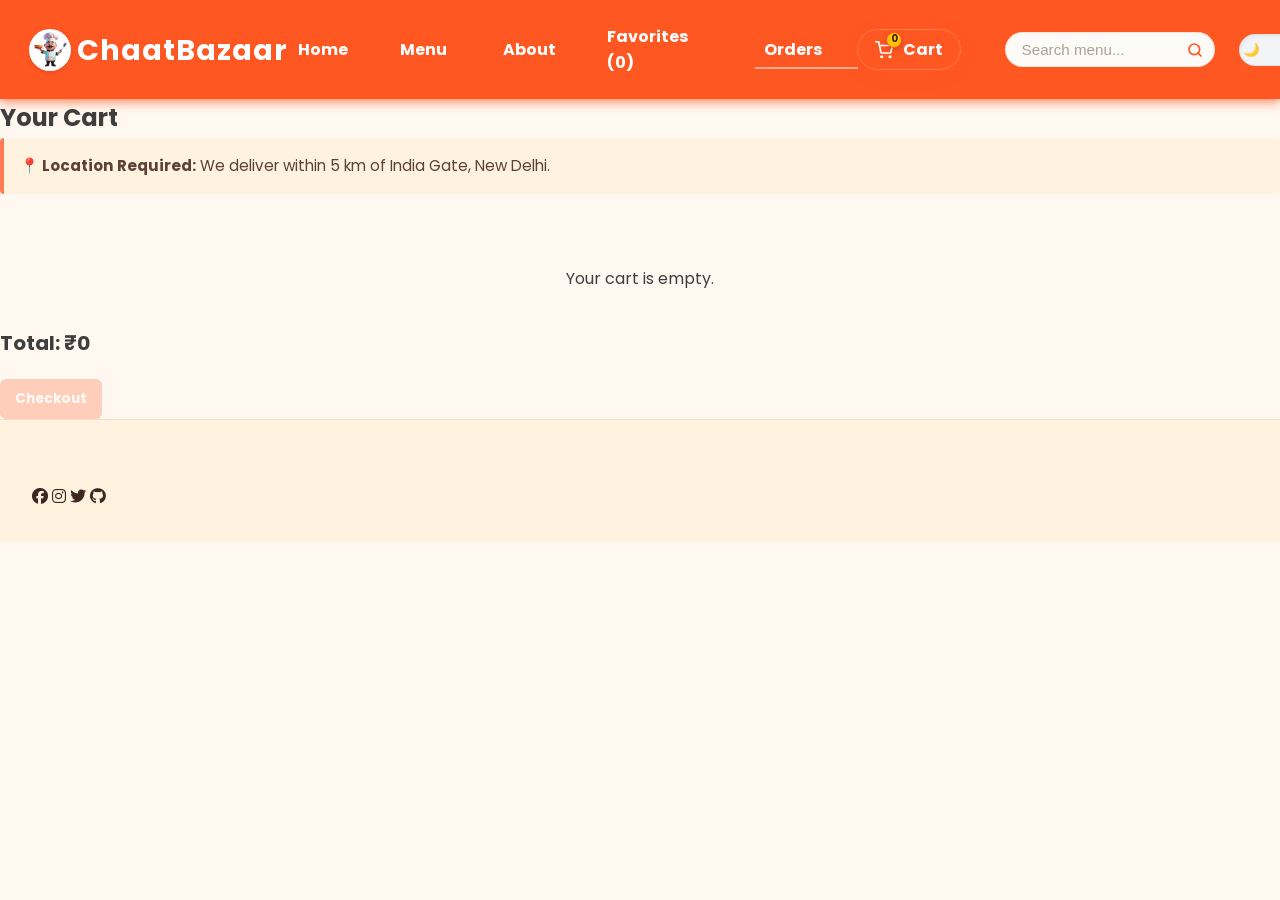
<file: cart.html>
<!DOCTYPE html>
<html lang="en">

<head>
  <meta charset="UTF-8">
  <meta name="viewport" content="width=device-width, initial-scale=1.0">
  <title>Cart - ChaatBazaar</title>

  <link rel="stylesheet" href="https://cdnjs.cloudflare.com/ajax/libs/font-awesome/6.5.1/css/all.min.css" />
  <link rel="stylesheet" href="css/style.css">
  <link rel="stylesheet" href="css/delivery-tracker.css">
  <link rel="icon" href="favicon.png" type="image/png" />

  <style>
    .cart-item {
      display: flex;
      justify-content: space-between;
      align-items: center;
      padding: 12px;
      border-bottom: 1px solid #ddd;
    }

    .cart-controls button {
      margin: 0 4px;
      padding: 6px 10px;
      cursor: pointer;
      border: none;
      border-radius: 5px;
      background: #ff6b35;
      color: white;
    }

    #total-price {
      font-size: 20px;
      font-weight: bold;
      margin-top: 20px;
    }

    #checkout-btn {
      margin-top: 20px;
      padding: 10px 15px;
      background: #ff6b35;
      color: white;
      border: none;
      cursor: pointer;
      border-radius: 6px;
    }

    .empty-cart {
      text-align: center;
      color: #777;
      padding: 20px;
    }
  </style>
</head>

<body>

<header>
  <div class="header-inner container" role="banner">
    <a href="index.html" class="logo" aria-label="ChaatBazaar Home"><img src="img/logo.png" alt="ChaatBazaar Logo" class="navbar-logo-img" />ChaatBazaar</a>
    <nav role="navigation" aria-label="Primary Navigation">
      <a href="index.html" class="nav-link">Home</a>
      <div class="dropdown" tabindex="0" aria-haspopup="true" aria-expanded="false">
        <a href="menu.html" class="dropdown-toggle nav-link">Menu</a>
        <div class="dropdown-menu" role="menu" aria-label="Menu Categories">
          <a href="menu.html" role="menuitem" tabindex="-1" onclick="filterCategory('All')">All</a>
          <a href="menu.html" role="menuitem" tabindex="-1" onclick="filterCategory('Snacks')">Snacks</a>
          <a href="menu.html" role="menuitem" tabindex="-1" onclick="filterCategory('Chaat')">Chaat</a>
          <a href="menu.html" role="menuitem" tabindex="-1" onclick="filterCategory('Beverages')">Beverages</a>
        </div>
      </div>
      <a href="about.html" class="nav-link">About</a>
      <a href="favorites.html" class="nav-link">Favorites (<span id="fav-count">0</span>)</a>
      <a href="orders.html" class="nav-link">Orders</a>
      <a href="cart.html" class="nav-link cart-btn-modern active" id="cart-open-btn" aria-label="Cart">
        <span class="cart-icon-wrapper">
          <svg xmlns="http://www.w3.org/2000/svg" viewBox="0 0 24 24" fill="none" stroke="currentColor" stroke-width="2.2" stroke-linecap="round" stroke-linejoin="round" class="cart-svg-icon"><circle cx="9" cy="21" r="1"></circle><circle cx="20" cy="21" r="1"></circle><path d="M1 1h4l2.68 13.39a2 2 0 0 0 2 1.61h9.72a2 2 0 0 0 2-1.61L23 6H6"></path></svg>
          <span id="cart-count" class="cart-badge">0</span>
        </span>
        <span class="cart-text">Cart</span>
      </a>
      <div class="search-bar" role="search">
        <input type="search" placeholder="Search menu..." aria-label="Search menu" id="search-input" autocomplete="off" />
        <button aria-label="Search" id="search-btn">
          <svg xmlns="http://www.w3.org/2000/svg" viewBox="0 0 24 24" fill="none" stroke="currentColor" stroke-width="2.5" stroke-linecap="round" stroke-linejoin="round" class="search-svg"><circle cx="11" cy="11" r="8"></circle><line x1="21" y1="21" x2="16.65" y2="16.65"></line></svg>
        </button>
        <div class="search-suggestions" id="search-suggestions" style="display: none;"></div>
      </div>
      <button id="theme-toggle" class="theme-toggle" aria-label="Toggle Theme">
        <span class="theme-toggle-track">
          <span class="theme-toggle-icon sun-icon">
            <svg xmlns="http://www.w3.org/2000/svg" viewBox="0 0 24 24" fill="none" stroke="currentColor" stroke-linecap="round" stroke-linejoin="round"><circle cx="12" cy="12" r="5"></circle><line x1="12" y1="1" x2="12" y2="3"></line><line x1="12" y1="21" x2="12" y2="23"></line><line x1="4.22" y1="4.22" x2="5.64" y2="5.64"></line><line x1="18.36" y1="18.36" x2="19.78" y2="19.78"></line><line x1="1" y1="12" x2="3" y2="12"></line><line x1="21" y1="12" x2="23" y2="12"></line><line x1="4.22" y1="19.78" x2="5.64" y2="18.36"></line><line x1="18.36" y1="5.64" x2="19.78" y2="4.22"></line></svg>
          </span>
          <span class="theme-toggle-icon moon-icon">
            <svg xmlns="http://www.w3.org/2000/svg" viewBox="0 0 24 24" fill="none" stroke="currentColor" stroke-linecap="round" stroke-linejoin="round"><path d="M21 12.79A9 9 0 1 1 11.21 3 7 7 0 0 0 21 12.79z"></path></svg>
          </span>
          <span class="theme-toggle-thumb"></span>
        </span>
      </button>
      <div id="authNavItem" class="auth-nav-item">
        <a href="login.html" class="login-btn-nav">Login</a>
      </div>
    </nav>
  </div>
</header>

<section class="cart-page">
  <h1>Your Cart</h1>

  <div class="delivery-info" style="background:#fff3e0;border-left:4px solid #FF7B54;padding:1rem;margin-bottom:1.5rem;border-radius:4px;">
    <p style="margin:0;color:#5d4037;font-size:0.95rem;">
      <strong>📍 Location Required:</strong> We deliver within 5 km of India Gate, New Delhi.
    </p>
  </div>

  <div id="cart-items"></div>

  <p id="total-price"></p>

  <button id="checkout-btn">Checkout</button>
</section>

<footer>
  <div class="social-icons">
    <a href="#"><i class="fa-brands fa-facebook"></i></a>
    <a href="#"><i class="fa-brands fa-instagram"></i></a>
    <a href="#"><i class="fa-brands fa-twitter"></i></a>
    <a href="#"><i class="fa-brands fa-github"></i></a>
  </div>
</footer>

<!-- ================= CART MANAGER (IMPORTANT: LOAD FIRST) ================= -->
<script src="js/cart-manager.js"></script>

<!-- ================= CART UI LOGIC ================= -->
<script>
  function renderCart() {
    const container = document.getElementById("cart-items");
    const totalEl = document.getElementById("total-price");

    const items = window.cartManager.getItems();

    container.innerHTML = "";

    if (!items || items.length === 0) {
      container.innerHTML = `<p class="empty-cart">Your cart is empty 🛒</p>`;
      totalEl.innerText = "";
      return;
    }

    items.forEach((cartItem) => {
      container.innerHTML += `
        <div class="cart-item">

          <div>
            <b>${cartItem.item.name}</b><br/>
            <small>₹${cartItem.item.price} × ${cartItem.quantity}</small>
          </div>

          <div class="cart-controls">
            <button onclick="window.cartManager.decreaseQuantity('${cartItem.item.id}')">-</button>
            <button onclick="window.cartManager.increaseQuantity('${cartItem.item.id}')">+</button>
            <button onclick="window.cartManager.removeItem('${cartItem.item.id}')">Remove</button>
          </div>

        </div>
      `;
    });

    totalEl.innerText =
      "Total: ₹" + window.cartManager.getTotalPrice();
  }

  // Initial render
  window.addEventListener("load", renderCart);

  // Live update when cart changes
  window.cartManager.subscribe(renderCart);
</script>

<!-- Optional scripts -->
<script src="js/accessibility.js"></script>
<script src="js/geolocation.js"></script>
<script src="js/sanitization.js"></script>
<script src="js/loyalty.js"></script>
<script src="js/translations.js"></script>
<script src="js/i18n.js"></script>
<script src="js/main.js"></script>
<script src="js/delivery-tracker.js"></script>

</body>
</html>
</file>
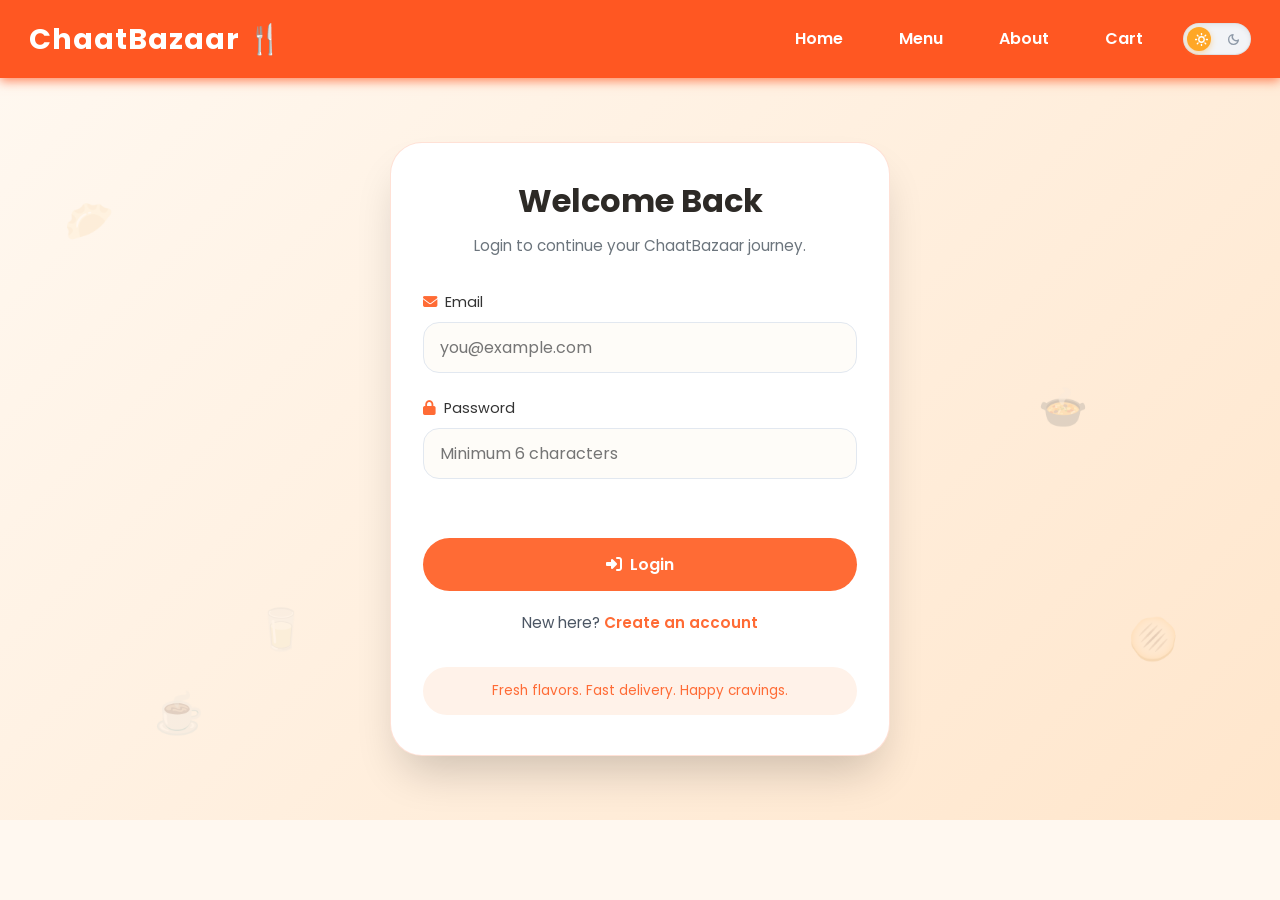
<file: dashboard.html>
<!DOCTYPE html>
<html lang="en">
<head>
  <meta charset="UTF-8" />
  <meta name="viewport" content="width=device-width, initial-scale=1.0" />
  <title>Dashboard | ChaatBazaar</title>
  <link rel="preconnect" href="https://fonts.googleapis.com" />
  <link rel="preconnect" href="https://fonts.gstatic.com" crossorigin />
  <link href="https://fonts.googleapis.com/css2?family=Poppins:wght@400;500;600;700&display=swap" rel="stylesheet" />
  <link rel="stylesheet" href="https://cdnjs.cloudflare.com/ajax/libs/font-awesome/6.5.1/css/all.min.css" />
  <link rel="stylesheet" href="css/style.css" />
  <link rel="stylesheet" href="css/auth.css" />
  <link rel="icon" href="favicon.png" type="image/png" />
</head>
<body data-page-type="dashboard">
  <header>
    <div class="header-inner container" role="banner">
      <a href="index.html" class="logo" aria-label="ChaatBazaar Home">ChaatBazaar 🍴</a>
      <nav role="navigation" aria-label="Primary Navigation">
        <a href="index.html" class="nav-link">Home</a>
        <a href="menu.html" class="nav-link">Menu</a>
        <a href="index.html#about" class="nav-link">About</a>
        <a href="orders.html" class="nav-link">Orders</a>
        <a href="cart.html" class="nav-link">Cart</a>
        <button id="theme-toggle" class="theme-toggle" aria-label="Toggle Theme">
          <span class="theme-toggle-track">
            <span class="theme-toggle-icon sun-icon">
              <svg xmlns="http://www.w3.org/2000/svg" viewBox="0 0 24 24" fill="none" stroke="currentColor" stroke-linecap="round" stroke-linejoin="round"><circle cx="12" cy="12" r="5"></circle><line x1="12" y1="1" x2="12" y2="3"></line><line x1="12" y1="21" x2="12" y2="23"></line><line x1="4.22" y1="4.22" x2="5.64" y2="5.64"></line><line x1="18.36" y1="18.36" x2="19.78" y2="19.78"></line><line x1="1" y1="12" x2="3" y2="12"></line><line x1="21" y1="12" x2="23" y2="12"></line><line x1="4.22" y1="19.78" x2="5.64" y2="18.36"></line><line x1="18.36" y1="5.64" x2="19.78" y2="4.22"></line></svg>
            </span>
            <span class="theme-toggle-icon moon-icon">
              <svg xmlns="http://www.w3.org/2000/svg" viewBox="0 0 24 24" fill="none" stroke="currentColor" stroke-linecap="round" stroke-linejoin="round"><path d="M21 12.79A9 9 0 1 1 11.21 3 7 7 0 0 0 21 12.79z"></path></svg>
            </span>
            <span class="theme-toggle-thumb"></span>
          </span>
        </button>
        <div id="authNavItem" class="auth-nav-item">
          <a href="login.html" class="login-btn-nav">Login</a>
        </div>
      </nav>
    </div>
  </header>

  <main class="auth-main" role="main" aria-label="Dashboard page">
    <div class="food-animation-bg" aria-hidden="true">
      <span class="floating-food samosa">🥟</span>
      <span class="floating-food pani-puri">🫓</span>
      <span class="floating-food chaat">🍲</span>
      <span class="floating-food chai">☕</span>
      <span class="floating-food lassi">🥛</span>
    </div>

    <section class="auth-wrapper">
      <div class="dashboard-card">
        <div class="dashboard-page-header">
          <div class="dashboard-eyebrow">Dashboard</div>
          <h2>Dashboard - Coming Soon</h2>
          <p>Hi, <span id="dashboard-user-name">User</span>.</p>
        </div>

        <div class="dashboard-message">
          <strong>Coming Soon:</strong> this area will hold order history, saved preferences, rewards, and quick actions for your account.
        </div>

        <div class="profile-actions">
          <a href="profile.html" class="profile-action-link">View Profile</a>
          <a href="index.html" class="profile-action-link secondary">Back to Home</a>
        </div>
      </div>
    </section>
  </main>

  <script src="js/auth.js"></script>
</body>
</html>
</file>
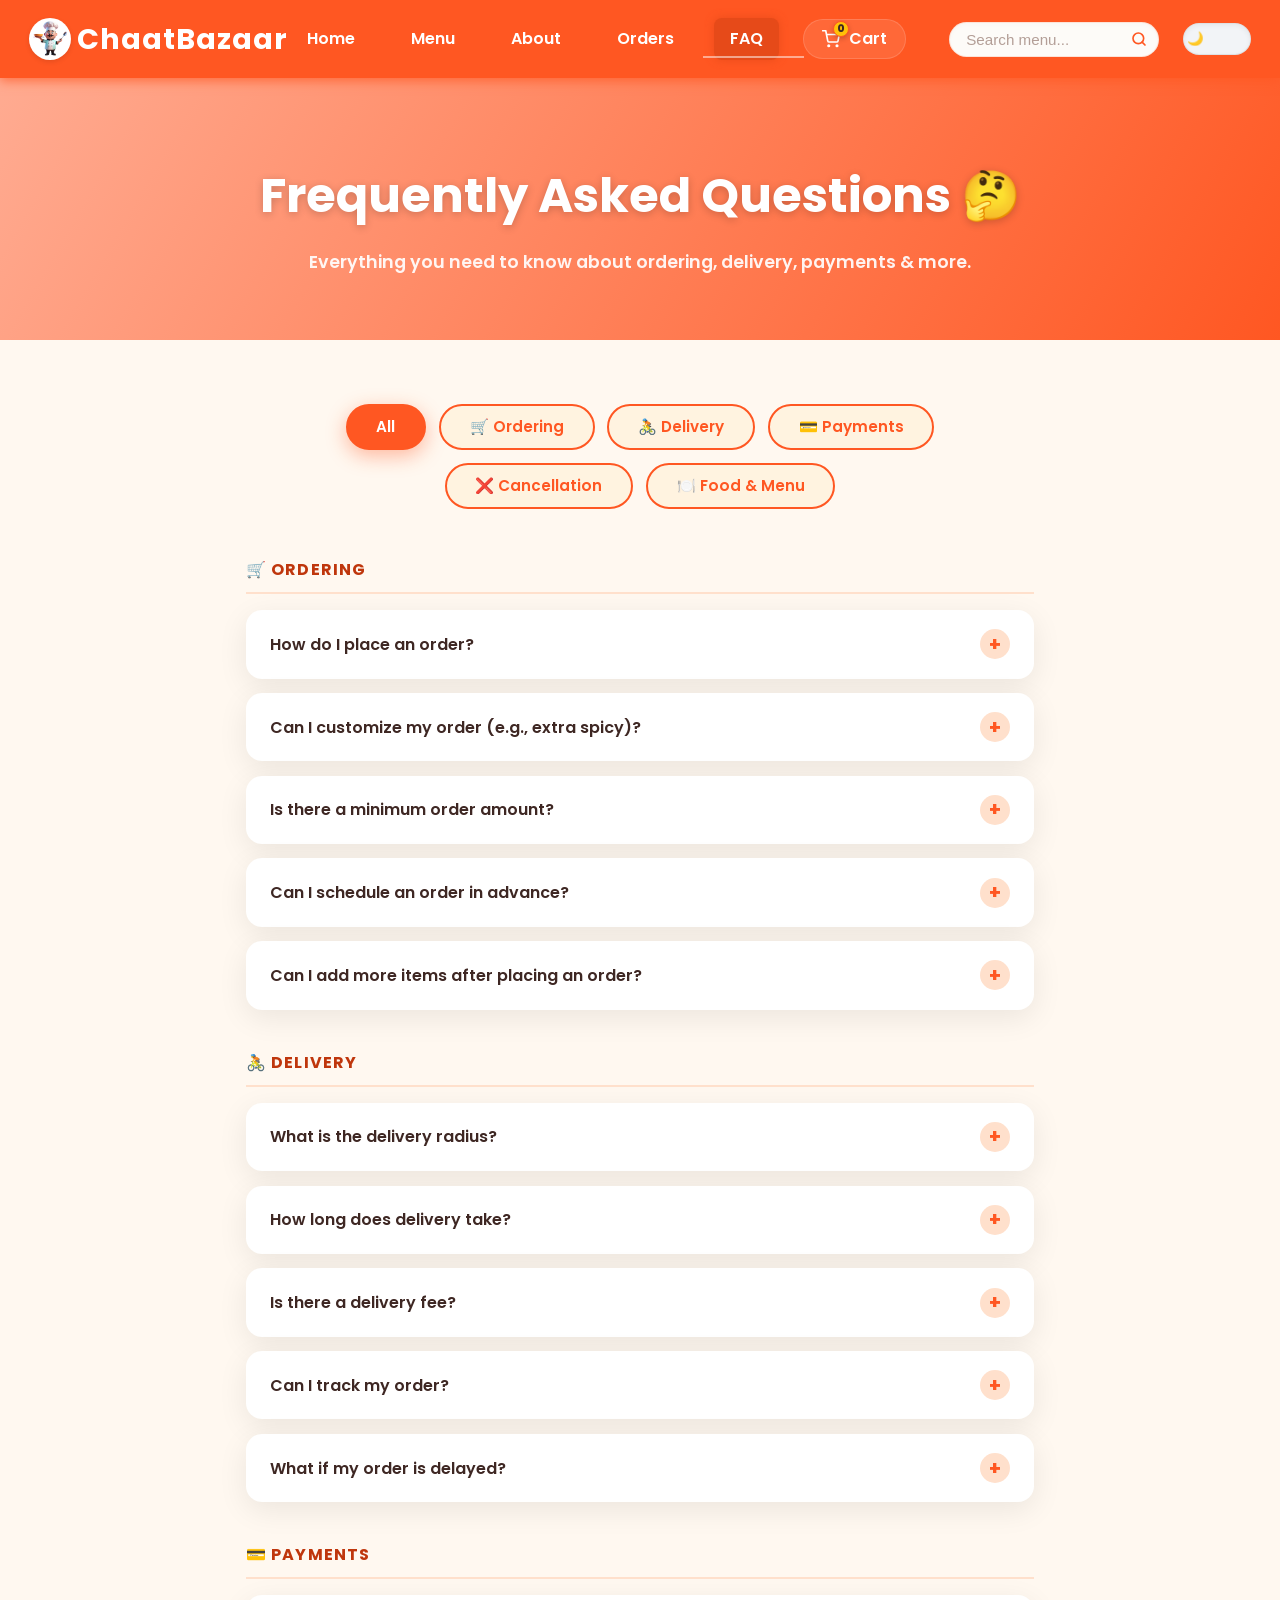
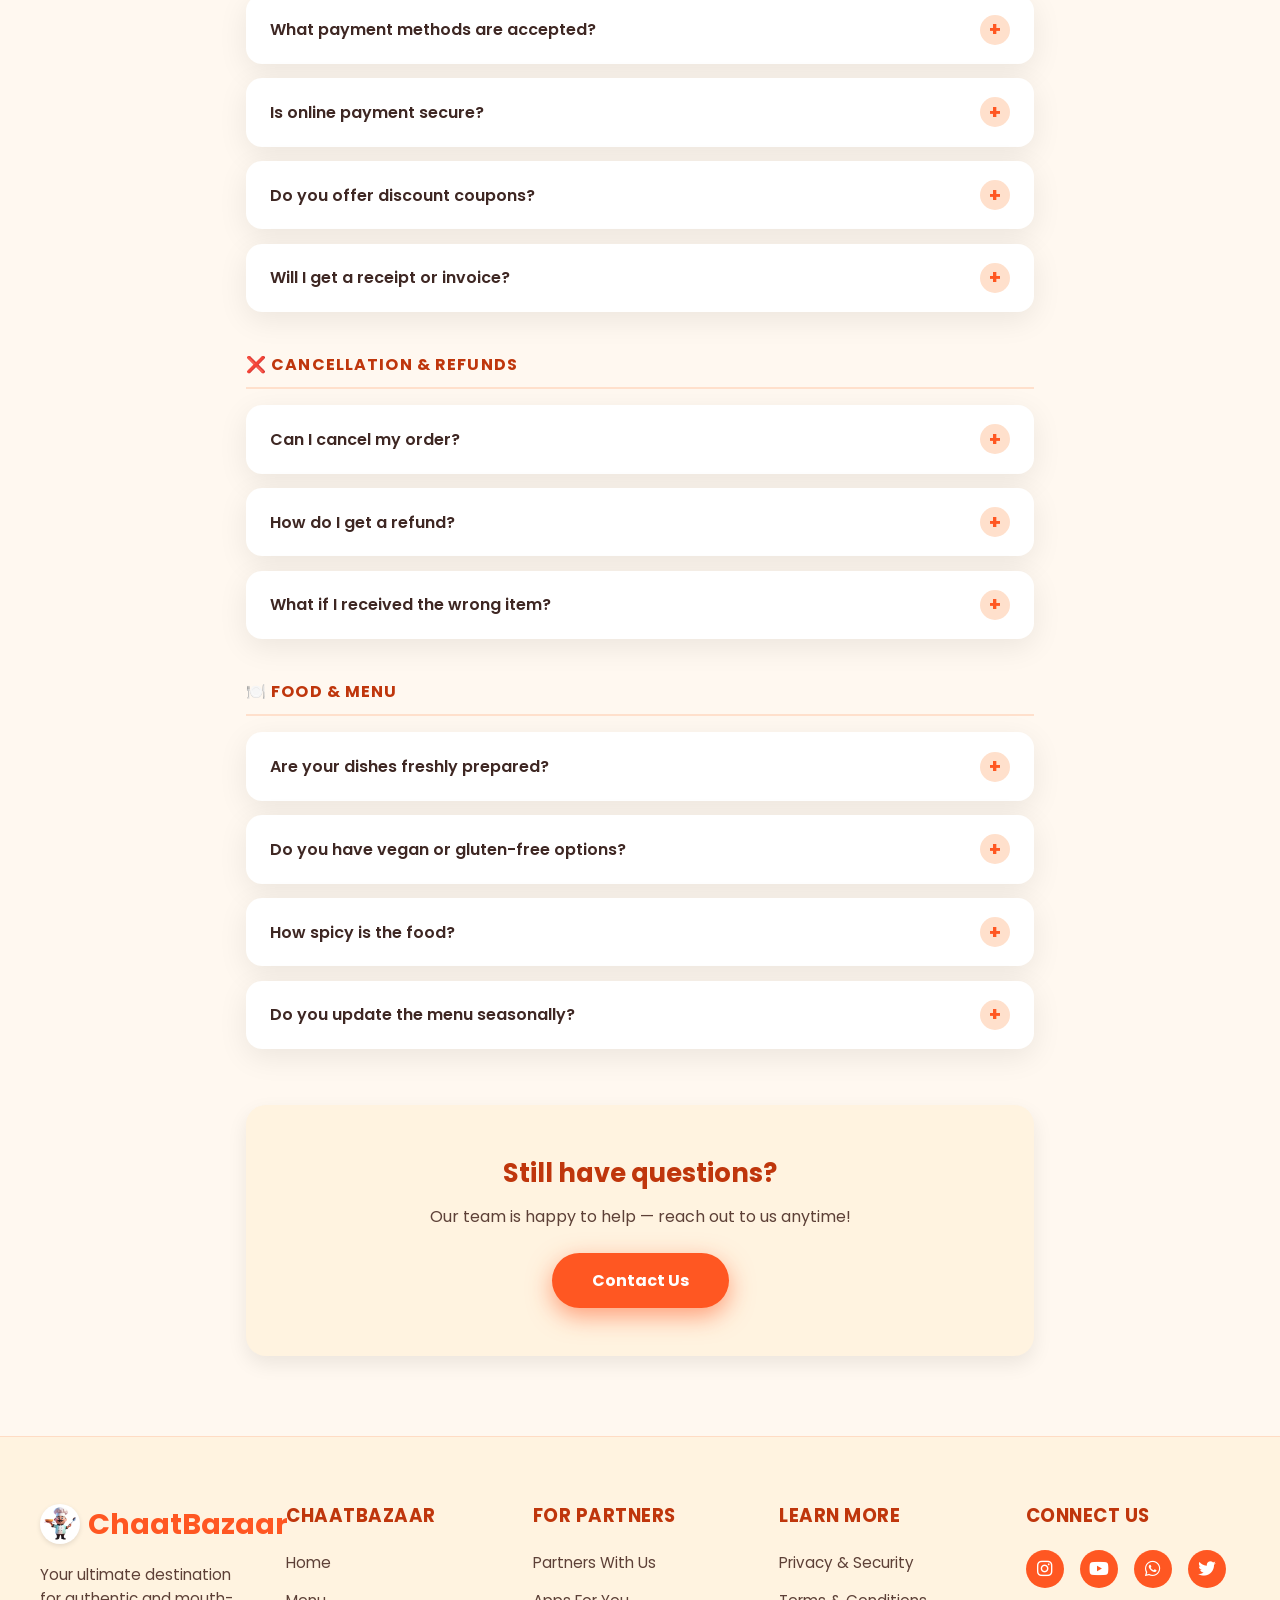
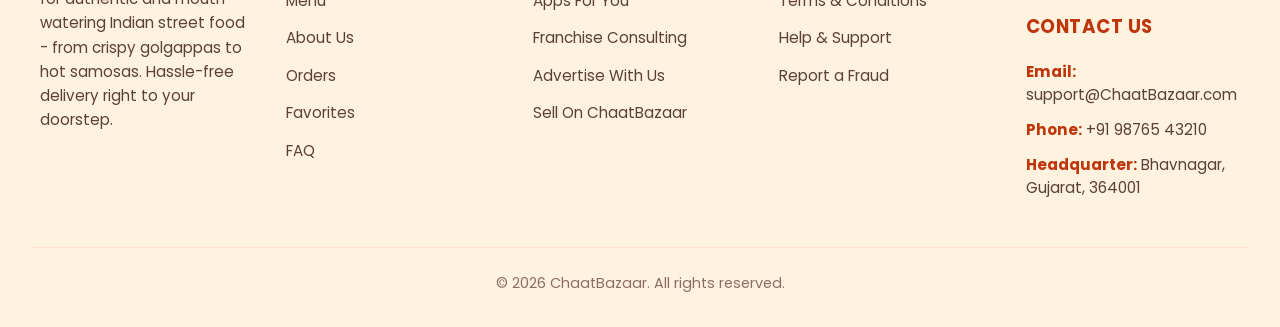
<file: faq.html>
<!DOCTYPE html>
<html lang="en">
<head>
  <meta charset="UTF-8" />
  <meta name="viewport" content="width=device-width, initial-scale=1" />
  <title>FAQ - ChaatBazaar</title>
  <meta name="description" content="Frequently asked questions about ChaatBazaar – ordering, delivery, payments, cancellation, and more." />

  <!-- Same fonts & icons as rest of site -->
  <link href="https://fonts.googleapis.com/css2?family=Poppins:wght@400;600;700&display=swap" rel="stylesheet" />
  <link rel="stylesheet" href="https://cdnjs.cloudflare.com/ajax/libs/font-awesome/6.5.1/css/all.min.css" />
  <link rel="stylesheet" href="css/style.css" />
  <link rel="icon" href="img/logo.png" type="image/png" />

  <style>
    /* ── FAQ Hero (mirrors .hero gradient, same palette) ── */
    .faq-hero {
      background: linear-gradient(120deg, #ffab91, #ff5722);
      color: #fff;
      text-align: center;
      padding: 5rem 1rem 4rem;
    }
    .faq-hero h1 {
      font-size: clamp(2rem, 5vw, 3rem);
      font-weight: 700;
      margin-bottom: 0.8rem;
      text-shadow: 0 2px 8px rgba(0,0,0,0.2);
    }
    .faq-hero p {
      font-size: 1.1rem;
      font-weight: 600;
      opacity: 0.92;
      margin: 0;
    }

    /* ── Page wrapper ── */
    .faq-page {
      max-width: 820px;
      margin: 0 auto;
      padding: 4rem 1rem 5rem;
    }

    /* ── Category tabs (same pill style as .filter-btn) ── */
    .faq-tabs {
      display: flex;
      flex-wrap: wrap;
      gap: 0.8rem;
      justify-content: center;
      margin-bottom: 3rem;
    }
    .faq-tab {
      background: #fff3e0;
      border: 2px solid #ff5722;
      color: #ff5722;
      padding: 0.6rem 1.8rem;
      border-radius: 50px;
      font-weight: 600;
      font-size: 0.95rem;
      font-family: 'Poppins', sans-serif;
      cursor: pointer;
      transition: all 0.3s ease;
    }
    .faq-tab.active,
    .faq-tab:hover {
      background: #ff5722;
      color: #fff;
      box-shadow: 0 6px 20px rgba(255,87,34,0.4);
    }

    /* ── Category heading ── */
    .faq-category { margin-bottom: 2.5rem; }
    .faq-category-title {
      font-size: 1rem;
      font-weight: 700;
      color: #bf360c;
      text-transform: uppercase;
      letter-spacing: 0.07em;
      margin-bottom: 1rem;
      padding-bottom: 0.6rem;
      border-bottom: 2px solid #ffe0cc;
    }

    /* ── Accordion item (matches .card shadow/radius language) ── */
    .faq-item {
      background: #fff;
      border-radius: 16px;
      box-shadow: 0 8px 30px rgba(0,0,0,0.08);
      margin-bottom: 0.9rem;
      overflow: hidden;
      transition: box-shadow 0.3s ease, transform 0.3s ease;
    }
    .faq-item:hover {
      box-shadow: 0 12px 35px rgba(255,87,34,0.12);
      transform: translateY(-2px);
    }

    /* ── Question button ── */
    .faq-question {
      width: 100%;
      background: none;
      border: none;
      padding: 1.2rem 1.5rem;
      text-align: left;
      font-family: 'Poppins', sans-serif;
      font-size: 1rem;
      font-weight: 600;
      color: #3e2723;
      cursor: pointer;
      display: flex;
      justify-content: space-between;
      align-items: center;
      gap: 1rem;
      transition: background 0.2s ease;
    }
    .faq-question:hover { background: #fff8f5; }

    .faq-icon {
      flex-shrink: 0;
      width: 30px;
      height: 30px;
      border-radius: 50%;
      background: #ffe0cc;
      display: flex;
      align-items: center;
      justify-content: center;
      font-size: 1.2rem;
      color: #ff5722;
      font-weight: 700;
      transition: transform 0.35s ease, background 0.25s ease, color 0.25s ease;
    }
    .faq-item.open .faq-icon {
      transform: rotate(45deg);
      background: #ff5722;
      color: #fff;
    }

    /* ── Answer panel ── */
    .faq-answer {
      max-height: 0;
      overflow: hidden;
      padding: 0 1.5rem;
      transition: max-height 0.4s ease, padding 0.25s ease;
      font-size: 0.97rem;
      color: #5d4037;
      line-height: 1.75;
    }
    .faq-item.open .faq-answer {
      max-height: 500px;
      padding: 0 1.5rem 1.3rem;
    }

    /* ── CTA box (matches .team-member card feel) ── */
    .faq-cta {
      margin-top: 3.5rem;
      background: #fff3e0;
      border-radius: 20px;
      box-shadow: 0 8px 20px rgba(0,0,0,0.08);
      padding: 3rem 2rem;
      text-align: center;
    }
    .faq-cta h2 {
      font-size: 1.6rem;
      font-weight: 700;
      color: #bf360c;
      margin-bottom: 0.6rem;
    }
    .faq-cta p {
      color: #5d4037;
      margin-bottom: 1.5rem;
      font-size: 1rem;
    }
    .faq-cta a {
      display: inline-block;
      background: #ff5722;
      color: #fff;
      padding: 0.9rem 2.5rem;
      border-radius: 50px;
      font-weight: 700;
      font-size: 1rem;
      text-decoration: none;
      box-shadow: 0 8px 25px rgba(255,87,34,0.55);
      transition: background 0.3s ease, transform 0.2s ease;
    }
    .faq-cta a:hover {
      background: #e64a19;
      transform: translateY(-2px);
      box-shadow: 0 10px 30px rgba(230,74,25,0.7);
    }

    /* ── Responsive ── */
    @media (max-width: 600px) {
      .faq-tabs { gap: 0.5rem; }
      .faq-tab  { padding: 0.5rem 1.2rem; font-size: 0.88rem; }
      .faq-question { font-size: 0.93rem; padding: 1rem 1.1rem; }
      .faq-answer   { padding: 0 1.1rem; }
      .faq-item.open .faq-answer { padding: 0 1.1rem 1rem; }
    }
  </style>
</head>
<body>

<!-- ═══════════ HEADER (exact copy from orders.html) ═══════════ -->
<header>
  <div class="header-inner container" role="banner">
    <a href="index.html" class="logo" aria-label="ChaatBazaar Home"><img src="img/logo.png" alt="ChaatBazaar Logo" class="navbar-logo-img" />ChaatBazaar</a>
    <nav role="navigation" aria-label="Primary Navigation">
      <a href="index.html" class="nav-link">Home</a>
      <div class="dropdown" tabindex="0" aria-haspopup="true" aria-expanded="false">
        <a href="menu.html" class="dropdown-toggle nav-link">Menu</a>
        <div class="dropdown-menu" role="menu" aria-label="Menu Categories">
          <a href="menu.html" role="menuitem" tabindex="-1" onclick="filterCategory('All')">All</a>
          <a href="menu.html" role="menuitem" tabindex="-1" onclick="filterCategory('Snacks')">Snacks</a>
          <a href="menu.html" role="menuitem" tabindex="-1" onclick="filterCategory('Chaat')">Chaat</a>
          <a href="menu.html" role="menuitem" tabindex="-1" onclick="filterCategory('Beverages')">Beverages</a>
        </div>
      </div>
      <a href="about.html" class="nav-link">About</a>
      <a href="orders.html">Orders</a>
      <a href="faq.html" class="nav-link active">FAQ</a>
      <a href="cart.html" class="nav-link cart-btn-modern" id="cart-open-btn" aria-label="Cart">
        <span class="cart-icon-wrapper">
          <svg xmlns="http://www.w3.org/2000/svg" viewBox="0 0 24 24" fill="none" stroke="currentColor" stroke-width="2.2" stroke-linecap="round" stroke-linejoin="round" class="cart-svg-icon"><circle cx="9" cy="21" r="1"></circle><circle cx="20" cy="21" r="1"></circle><path d="M1 1h4l2.68 13.39a2 2 0 0 0 2 1.61h9.72a2 2 0 0 0 2-1.61L23 6H6"></path></svg>
          <span id="cart-count" class="cart-badge">0</span>
        </span>
        <span class="cart-text">Cart</span>
      </a>
      <div class="search-bar" role="search">
        <input type="search" placeholder="Search menu..." aria-label="Search menu" id="search-input" autocomplete="off" />
        <button aria-label="Search" id="search-btn">
          <svg xmlns="http://www.w3.org/2000/svg" viewBox="0 0 24 24" fill="none" stroke="currentColor" stroke-width="2.5" stroke-linecap="round" stroke-linejoin="round" class="search-svg"><circle cx="11" cy="11" r="8"></circle><line x1="21" y1="21" x2="16.65" y2="16.65"></line></svg>
        </button>
        <div class="search-suggestions" id="search-suggestions" style="display:none;"></div>
      </div>
      <button id="theme-toggle" class="theme-toggle" aria-label="Toggle Theme">
        <span class="theme-toggle-track">
          <span class="theme-toggle-icon sun-icon">
            <svg xmlns="http://www.w3.org/2000/svg" viewBox="0 0 24 24" fill="none" stroke="currentColor" stroke-linecap="round" stroke-linejoin="round"><circle cx="12" cy="12" r="5"></circle><line x1="12" y1="1" x2="12" y2="3"></line><line x1="12" y1="21" x2="12" y2="23"></line><line x1="4.22" y1="4.22" x2="5.64" y2="5.64"></line><line x1="18.36" y1="18.36" x2="19.78" y2="19.78"></line><line x1="1" y1="12" x2="3" y2="12"></line><line x1="21" y1="12" x2="23" y2="12"></line><line x1="4.22" y1="19.78" x2="5.64" y2="18.36"></line><line x1="18.36" y1="5.64" x2="19.78" y2="4.22"></line></svg>
          </span>
          <span class="theme-toggle-icon moon-icon">
            <svg xmlns="http://www.w3.org/2000/svg" viewBox="0 0 24 24" fill="none" stroke="currentColor" stroke-linecap="round" stroke-linejoin="round"><path d="M21 12.79A9 9 0 1 1 11.21 3 7 7 0 0 0 21 12.79z"></path></svg>
          </span>
          <span class="theme-toggle-thumb"></span>
        </span>
      </button>
    </nav>
  </div>
</header>

<!-- ═══════════ HERO ═══════════ -->
<section class="faq-hero" role="region" aria-label="FAQ Hero">
  <h1>Frequently Asked Questions 🤔</h1>
  <p>Everything you need to know about ordering, delivery, payments & more.</p>
</section>

<!-- ═══════════ FAQ CONTENT ═══════════ -->
<main class="faq-page">

  <!-- Category filter tabs -->
  <div class="faq-tabs" role="toolbar" aria-label="Filter FAQ categories">
    <button class="faq-tab active" data-filter="all">All</button>
    <button class="faq-tab" data-filter="ordering">🛒 Ordering</button>
    <button class="faq-tab" data-filter="delivery">🚴 Delivery</button>
    <button class="faq-tab" data-filter="payments">💳 Payments</button>
    <button class="faq-tab" data-filter="cancellation">❌ Cancellation</button>
    <button class="faq-tab" data-filter="food">🍽️ Food & Menu</button>
  </div>

  <!-- ── ORDERING ── -->
  <div class="faq-category" data-cat="ordering">
    <h2 class="faq-category-title">🛒 Ordering</h2>

    <div class="faq-item">
      <button class="faq-question">How do I place an order?<span class="faq-icon">+</span></button>
      <div class="faq-answer">Browse our menu, click <strong>Add</strong> on any item you love, then hit <strong>Checkout</strong> from the cart. Fill in your delivery details and confirm — hot street food is on its way!</div>
    </div>

    <div class="faq-item">
      <button class="faq-question">Can I customize my order (e.g., extra spicy)?<span class="faq-icon">+</span></button>
      <div class="faq-answer">Yes! Add a note in the <strong>Special Instructions</strong> field at checkout. Our chefs will do their best to accommodate your preferences.</div>
    </div>

    <div class="faq-item">
      <button class="faq-question">Is there a minimum order amount?<span class="faq-icon">+</span></button>
      <div class="faq-answer">Yes, the minimum order amount is <strong>₹50</strong>. This helps us ensure quality delivery service every time.</div>
    </div>

    <div class="faq-item">
      <button class="faq-question">Can I schedule an order in advance?<span class="faq-icon">+</span></button>
      <div class="faq-answer">Currently we only accept real-time orders. Scheduled ordering is coming soon — subscribe to our newsletter for updates!</div>
    </div>

    <div class="faq-item">
      <button class="faq-question">Can I add more items after placing an order?<span class="faq-icon">+</span></button>
      <div class="faq-answer">Once an order is placed and the kitchen starts preparing it, changes are not possible. You can always place a new order for additional items.</div>
    </div>
  </div>

  <!-- ── DELIVERY ── -->
  <div class="faq-category" data-cat="delivery">
    <h2 class="faq-category-title">🚴 Delivery</h2>

    <div class="faq-item">
      <button class="faq-question">What is the delivery radius?<span class="faq-icon">+</span></button>
      <div class="faq-answer">We deliver within a <strong>5 km radius</strong> of our kitchen. Enter your pincode at checkout to check if your area is covered.</div>
    </div>

    <div class="faq-item">
      <button class="faq-question">How long does delivery take?<span class="faq-icon">+</span></button>
      <div class="faq-answer">Most orders arrive in <strong>20–35 minutes</strong>. This may vary based on distance, traffic, and order volume during peak hours.</div>
    </div>

    <div class="faq-item">
      <button class="faq-question">Is there a delivery fee?<span class="faq-icon">+</span></button>
      <div class="faq-answer">Delivery is <strong>FREE</strong> for orders above ₹150. A small fee of <strong>₹20</strong> applies for orders below ₹150.</div>
    </div>

    <div class="faq-item">
      <button class="faq-question">Can I track my order?<span class="faq-icon">+</span></button>
      <div class="faq-answer">Yes! Once confirmed, visit the <a href="orders.html" style="color:#ff5722;font-weight:600;">Orders page</a> for live status: <em>Placed → Preparing → Out for Delivery → Delivered</em>.</div>
    </div>

    <div class="faq-item">
      <button class="faq-question">What if my order is delayed?<span class="faq-icon">+</span></button>
      <div class="faq-answer">If your order exceeds the estimated time by more than 15 minutes, please contact us via the Contact form. We'll update you immediately and may offer a discount on your next order.</div>
    </div>
  </div>

  <!-- ── PAYMENTS ── -->
  <div class="faq-category" data-cat="payments">
    <h2 class="faq-category-title">💳 Payments</h2>

    <div class="faq-item">
      <button class="faq-question">What payment methods are accepted?<span class="faq-icon">+</span></button>
      <div class="faq-answer">We accept <strong>UPI</strong> (GPay, PhonePe, Paytm), credit/debit cards, net banking, and <strong>Cash on Delivery (COD)</strong>. More options are coming soon!</div>
    </div>

    <div class="faq-item">
      <button class="faq-question">Is online payment secure?<span class="faq-icon">+</span></button>
      <div class="faq-answer">Absolutely. All transactions are SSL-encrypted and processed through trusted payment gateways. We never store your card details.</div>
    </div>

    <div class="faq-item">
      <button class="faq-question">Do you offer discount coupons?<span class="faq-icon">+</span></button>
      <div class="faq-answer">Yes! Use code <strong>FIRST20</strong> for 20% off your first order, or <strong>CHAAT10</strong> for 10% off any order above ₹100. Subscribe to our newsletter for more exclusive deals.</div>
    </div>

    <div class="faq-item">
      <button class="faq-question">Will I get a receipt or invoice?<span class="faq-icon">+</span></button>
      <div class="faq-answer">A digital receipt is emailed after every successful order. You can also find your full order history on the <a href="orders.html" style="color:#ff5722;font-weight:600;">Orders page</a>.</div>
    </div>
  </div>

  <!-- ── CANCELLATION ── -->
  <div class="faq-category" data-cat="cancellation">
    <h2 class="faq-category-title">❌ Cancellation & Refunds</h2>

    <div class="faq-item">
      <button class="faq-question">Can I cancel my order?<span class="faq-icon">+</span></button>
      <div class="faq-answer">You can cancel within <strong>2 minutes</strong> of placing the order. Once the kitchen begins preparing your food, cancellations are not possible.</div>
    </div>

    <div class="faq-item">
      <button class="faq-question">How do I get a refund?<span class="faq-icon">+</span></button>
      <div class="faq-answer">Refunds for eligible cancellations or wrong/missing items are processed within <strong>3–5 business days</strong> to your original payment method.</div>
    </div>

    <div class="faq-item">
      <button class="faq-question">What if I received the wrong item?<span class="faq-icon">+</span></button>
      <div class="faq-answer">We're sorry! Contact us within <strong>30 minutes</strong> of delivery with a photo. We'll either redeliver the correct item or issue a full refund.</div>
    </div>
  </div>

  <!-- ── FOOD & MENU ── -->
  <div class="faq-category" data-cat="food">
    <h2 class="faq-category-title">🍽️ Food & Menu</h2>

    <div class="faq-item">
      <button class="faq-question">Are your dishes freshly prepared?<span class="faq-icon">+</span></button>
      <div class="faq-answer">Yes! Every item is prepared fresh <strong>after your order is placed</strong>. We never use pre-packaged or frozen food.</div>
    </div>

    <div class="faq-item">
      <button class="faq-question">Do you have vegan or gluten-free options?<span class="faq-icon">+</span></button>
      <div class="faq-answer">Yes! Look for the <strong>🌱 Vegan</strong> and <strong>🌾 Gluten-Free</strong> badges on menu cards, or use the dietary filter on the <a href="menu.html" style="color:#ff5722;font-weight:600;">Menu page</a>.</div>
    </div>

    <div class="faq-item">
      <button class="faq-question">How spicy is the food?<span class="faq-icon">+</span></button>
      <div class="faq-answer">Each item shows a spice indicator (🌶️ Low / 🌶️🌶️ Medium / 🌶️🌶️🌶️ High). Use the Spice Level filter on the Menu page to find dishes matching your preference.</div>
    </div>

    <div class="faq-item">
      <button class="faq-question">Do you update the menu seasonally?<span class="faq-icon">+</span></button>
      <div class="faq-answer">Yes! We refresh our specials regularly based on seasonal ingredients and festive occasions. Check the <strong>Today's Specials</strong> section on the homepage for the latest additions.</div>
    </div>
  </div>

  <!-- ── Still have questions CTA ── -->
  <div class="faq-cta" role="complementary" aria-label="Contact us">
    <h2>Still have questions?</h2>
    <p>Our team is happy to help — reach out to us anytime!</p>
    <a href="index.html#about">Contact Us</a>
  </div>

</main>

<!-- ═══════════ FOOTER (exact match) ═══════════ -->
<footer>
  <div class="footer-container">
    <div class="footer-column brand-col">
      <div class="footer-brand"><img src="img/logo.png" alt="ChaatBazaar Logo" class="footer-logo-img" />ChaatBazaar</div>
      <p class="footer-desc">Your ultimate destination for authentic and mouth-watering Indian street food - from crispy golgappas to hot samosas. Hassle-free delivery right to your doorstep.</p>
    </div>
    
    <div class="footer-column">
      <h3>ChaatBazaar</h3>
      <ul class="footer-links">
        <li><a href="index.html">Home</a></li>
        <li><a href="menu.html">Menu</a></li>
        <li><a href="about.html">About Us</a></li>
        <li><a href="orders.html">Orders</a></li>
        <li><a href="favorites.html">Favorites</a></li>
        <li><a href="faq.html">FAQ</a></li>
      </ul>
    </div>
    
    <div class="footer-column">
      <h3>For Partners</h3>
      <ul class="footer-links">
        <li><a href="#">Partners With Us</a></li>
        <li><a href="#">Apps For You</a></li>
        <li><a href="#">Franchise Consulting</a></li>
        <li><a href="#">Advertise With Us</a></li>
        <li><a href="#">Sell On ChaatBazaar</a></li>
      </ul>
    </div>
    
    <div class="footer-column">
      <h3>Learn More</h3>
      <ul class="footer-links">
        <li><a href="#">Privacy & Security</a></li>
        <li><a href="#">Terms & Conditions</a></li>
        <li><a href="#">Help & Support</a></li>
        <li><a href="#">Report a Fraud</a></li>
      </ul>
    </div>
    
    <div class="footer-column">
      <div class="footer-social-wrapper">
        <h3>Connect Us</h3>
        <div class="footer-social-icons">
          <a href="https://instagram.com" target="_blank" rel="noopener noreferrer" aria-label="Instagram"><i class="fa-brands fa-instagram"></i></a>
          <a href="https://youtube.com" target="_blank" rel="noopener noreferrer" aria-label="YouTube"><i class="fa-brands fa-youtube"></i></a>
          <a href="https://whatsapp.com" target="_blank" rel="noopener noreferrer" aria-label="WhatsApp"><i class="fa-brands fa-whatsapp"></i></a>
          <a href="https://twitter.com" target="_blank" rel="noopener noreferrer" aria-label="Twitter"><i class="fa-brands fa-twitter"></i></a>
        </div>
      </div>
      <h3>Contact Us</h3>
      <ul class="footer-contact-info">
        <li><strong>Email:</strong> support@ChaatBazaar.com</li>
        <li><strong>Phone:</strong> +91 98765 43210</li>
        <li><strong>Headquarter:</strong> Bhavnagar, Gujarat, 364001</li>
      </ul>
    </div>
  </div>
  <div class="footer-bottom">
    <p>&copy; 2026 ChaatBazaar. All rights reserved.</p>
  </div>
</footer>

<script src="js/cart-manager.js"></script>
<script src="js/recently-viewed.js"></script>
<script src="js/delivery-tracker.js"></script>
<script src="js/geolocation.js"></script>
<script src="js/sanitization.js"></script>
<script src="js/main.js"></script>
<script src="js/auth.js"></script>
<script>
  // ── Accordion ──
  document.querySelectorAll('.faq-question').forEach(btn => {
    btn.addEventListener('click', () => {
      const item = btn.closest('.faq-item');
      const isOpen = item.classList.contains('open');
      document.querySelectorAll('.faq-item.open').forEach(el => el.classList.remove('open'));
      if (!isOpen) item.classList.add('open');
    });
  });

  // ── Category tab filter ──
  document.querySelectorAll('.faq-tab').forEach(tab => {
    tab.addEventListener('click', () => {
      document.querySelectorAll('.faq-tab').forEach(t => t.classList.remove('active'));
      tab.classList.add('active');

      const filter = tab.dataset.filter;
      document.querySelectorAll('.faq-category').forEach(cat => {
        cat.style.display = (filter === 'all' || cat.dataset.cat === filter) ? 'block' : 'none';
      });

      // Close open items when switching category
      document.querySelectorAll('.faq-item.open').forEach(el => el.classList.remove('open'));
    });
  });
</script>
</body>
</html>
</file>
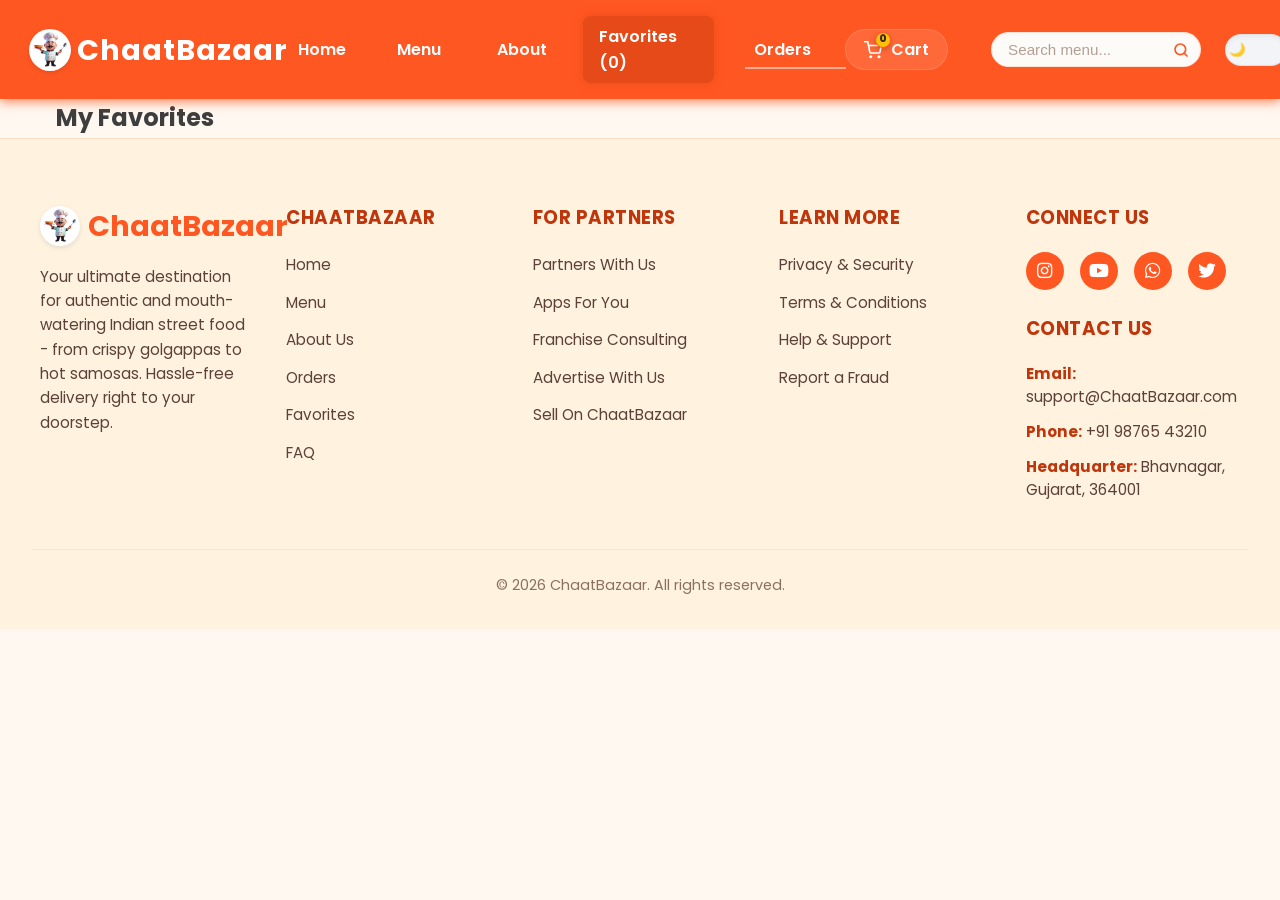
<file: favorites.html>
<!DOCTYPE html>
<html lang="en">

<head>
  <meta charset="UTF-8">
  <meta name="viewport" content="width=device-width, initial-scale=1.0">
  <title>My Favorites - ChaatBazaar</title>

  <!-- Google Fonts -->
  <link href="https://fonts.googleapis.com/css2?family=Poppins:wght@400;600;700&display=swap" rel="stylesheet" />
  <link rel="stylesheet" href="css/style.css">
  <link rel="stylesheet" href="https://cdnjs.cloudflare.com/ajax/libs/font-awesome/6.5.1/css/all.min.css">
  <link rel="icon" href="img/logo.png" type="image/png" />
</head>

<body>
  <header>
    <div class="header-inner container" role="banner">
      <a href="index.html" class="logo" aria-label="ChaatBazaar Home"><img src="img/logo.png" alt="ChaatBazaar Logo" class="navbar-logo-img" />ChaatBazaar</a>
      <nav role="navigation" aria-label="Primary Navigation">
        <a href="index.html" class="nav-link">Home</a>
        <div class="dropdown" tabindex="0" aria-haspopup="true" aria-expanded="false">
          <a href="menu.html" class="dropdown-toggle nav-link">Menu</a>
          <div class="dropdown-menu" role="menu" aria-label="Menu Categories">
            <a href="menu.html" role="menuitem" tabindex="-1" onclick="filterCategory('All')">All</a>
            <a href="menu.html" role="menuitem" tabindex="-1" onclick="filterCategory('Snacks')">Snacks</a>
            <a href="menu.html" role="menuitem" tabindex="-1" onclick="filterCategory('Chaat')">Chaat</a>
            <a href="menu.html" role="menuitem" tabindex="-1" onclick="filterCategory('Beverages')">Beverages</a>
          </div>
        </div>
        <a href="about.html" class="nav-link">About</a>
        <a href="favorites.html" class="nav-link active">Favorites (<span id="fav-count">0</span>)</a>
        <a href="orders.html" class="nav-link">Orders</a>
        <a href="cart.html" class="nav-link cart-btn-modern" id="cart-open-btn" aria-label="Cart">
          <span class="cart-icon-wrapper">
            <svg xmlns="http://www.w3.org/2000/svg" viewBox="0 0 24 24" fill="none" stroke="currentColor" stroke-width="2.2" stroke-linecap="round" stroke-linejoin="round" class="cart-svg-icon"><circle cx="9" cy="21" r="1"></circle><circle cx="20" cy="21" r="1"></circle><path d="M1 1h4l2.68 13.39a2 2 0 0 0 2 1.61h9.72a2 2 0 0 0 2-1.61L23 6H6"></path></svg>
            <span id="cart-count" class="cart-badge">0</span>
          </span>
          <span class="cart-text">Cart</span>
        </a>
        <div class="search-bar" role="search">
          <input type="search" placeholder="Search menu..." aria-label="Search menu" id="search-input"
            autocomplete="off" />
          <button aria-label="Search" id="search-btn">
            <svg xmlns="http://www.w3.org/2000/svg" viewBox="0 0 24 24" fill="none" stroke="currentColor" stroke-width="2.5" stroke-linecap="round" stroke-linejoin="round" class="search-svg"><circle cx="11" cy="11" r="8"></circle><line x1="21" y1="21" x2="16.65" y2="16.65"></line></svg>
          </button>
          <div class="search-suggestions" id="search-suggestions" style="display: none;"></div>
        </div>
        <button id="theme-toggle" class="theme-toggle" aria-label="Toggle Theme">
          <span class="theme-toggle-track">
            <span class="theme-toggle-icon sun-icon">
              <svg xmlns="http://www.w3.org/2000/svg" viewBox="0 0 24 24" fill="none" stroke="currentColor" stroke-linecap="round" stroke-linejoin="round"><circle cx="12" cy="12" r="5"></circle><line x1="12" y1="1" x2="12" y2="3"></line><line x1="12" y1="21" x2="12" y2="23"></line><line x1="4.22" y1="4.22" x2="5.64" y2="5.64"></line><line x1="18.36" y1="18.36" x2="19.78" y2="19.78"></line><line x1="1" y1="12" x2="3" y2="12"></line><line x1="21" y1="12" x2="23" y2="12"></line><line x1="4.22" y1="19.78" x2="5.64" y2="18.36"></line><line x1="18.36" y1="5.64" x2="19.78" y2="4.22"></line></svg>
            </span>
            <span class="theme-toggle-icon moon-icon">
              <svg xmlns="http://www.w3.org/2000/svg" viewBox="0 0 24 24" fill="none" stroke="currentColor" stroke-linecap="round" stroke-linejoin="round"><path d="M21 12.79A9 9 0 1 1 11.21 3 7 7 0 0 0 21 12.79z"></path></svg>
            </span>
            <span class="theme-toggle-thumb"></span>
          </span>
        </button>

        <div id="authNavItem" class="auth-nav-item">
          <a href="login.html" class="login-btn-nav">Login</a>
        </div>
      </nav>
    </div>
  </header>
  <section class="favorites-page container">
    <h1>My Favorites</h1>

    <div class="favorites-container cards" id="favorites-container" aria-live="polite">
      <!-- Favorited items will be rendered here dynamically -->
    </div>
  </section>
  <footer>
    <div class="footer-container">
      <div class="footer-column brand-col">
        <div class="footer-brand"><img src="img/logo.png" alt="ChaatBazaar Logo" class="footer-logo-img" />ChaatBazaar</div>
        <p class="footer-desc">Your ultimate destination for authentic and mouth-watering Indian street food - from crispy golgappas to hot samosas. Hassle-free delivery right to your doorstep.</p>
      </div>
      
      <div class="footer-column">
        <h3>ChaatBazaar</h3>
        <ul class="footer-links">
          <li><a href="index.html">Home</a></li>
          <li><a href="menu.html">Menu</a></li>
          <li><a href="about.html">About Us</a></li>
          <li><a href="orders.html">Orders</a></li>
          <li><a href="favorites.html">Favorites</a></li>
          <li><a href="faq.html">FAQ</a></li>
        </ul>
      </div>
      
      <div class="footer-column">
        <h3>For Partners</h3>
        <ul class="footer-links">
          <li><a href="#">Partners With Us</a></li>
          <li><a href="#">Apps For You</a></li>
          <li><a href="#">Franchise Consulting</a></li>
          <li><a href="#">Advertise With Us</a></li>
          <li><a href="#">Sell On ChaatBazaar</a></li>
        </ul>
      </div>
      
      <div class="footer-column">
        <h3>Learn More</h3>
        <ul class="footer-links">
          <li><a href="#">Privacy & Security</a></li>
          <li><a href="#">Terms & Conditions</a></li>
          <li><a href="#">Help & Support</a></li>
          <li><a href="#">Report a Fraud</a></li>
        </ul>
      </div>
      
      <div class="footer-column">
        <div class="footer-social-wrapper">
          <h3>Connect Us</h3>
          <div class="footer-social-icons">
            <a href="https://instagram.com" target="_blank" rel="noopener noreferrer" aria-label="Instagram"><i class="fa-brands fa-instagram"></i></a>
            <a href="https://youtube.com" target="_blank" rel="noopener noreferrer" aria-label="YouTube"><i class="fa-brands fa-youtube"></i></a>
            <a href="https://whatsapp.com" target="_blank" rel="noopener noreferrer" aria-label="WhatsApp"><i class="fa-brands fa-whatsapp"></i></a>
            <a href="https://twitter.com" target="_blank" rel="noopener noreferrer" aria-label="Twitter"><i class="fa-brands fa-twitter"></i></a>
          </div>
        </div>
        <h3>Contact Us</h3>
        <ul class="footer-contact-info">
          <li><strong>Email:</strong> support@ChaatBazaar.com</li>
          <li><strong>Phone:</strong> +91 98765 43210</li>
          <li><strong>Headquarter:</strong> Bhavnagar, Gujarat, 364001</li>
        </ul>
      </div>
    </div>
    <div class="footer-bottom">
      <p>&copy; 2026 ChaatBazaar. All rights reserved.</p>
    </div>
  </footer>
  <script src="js/cart-manager.js"></script>
  <script src="js/recently-viewed.js"></script>
  <script src="js/delivery-tracker.js"></script>
  <script src="js/geolocation.js"></script>
  <script src="js/sanitization.js"></script>
  <script src="js/loyalty.js"></script>
  <script src="js/main.js"></script>
  <script src="js/auth.js"></script>
</body>

</html>
</file>
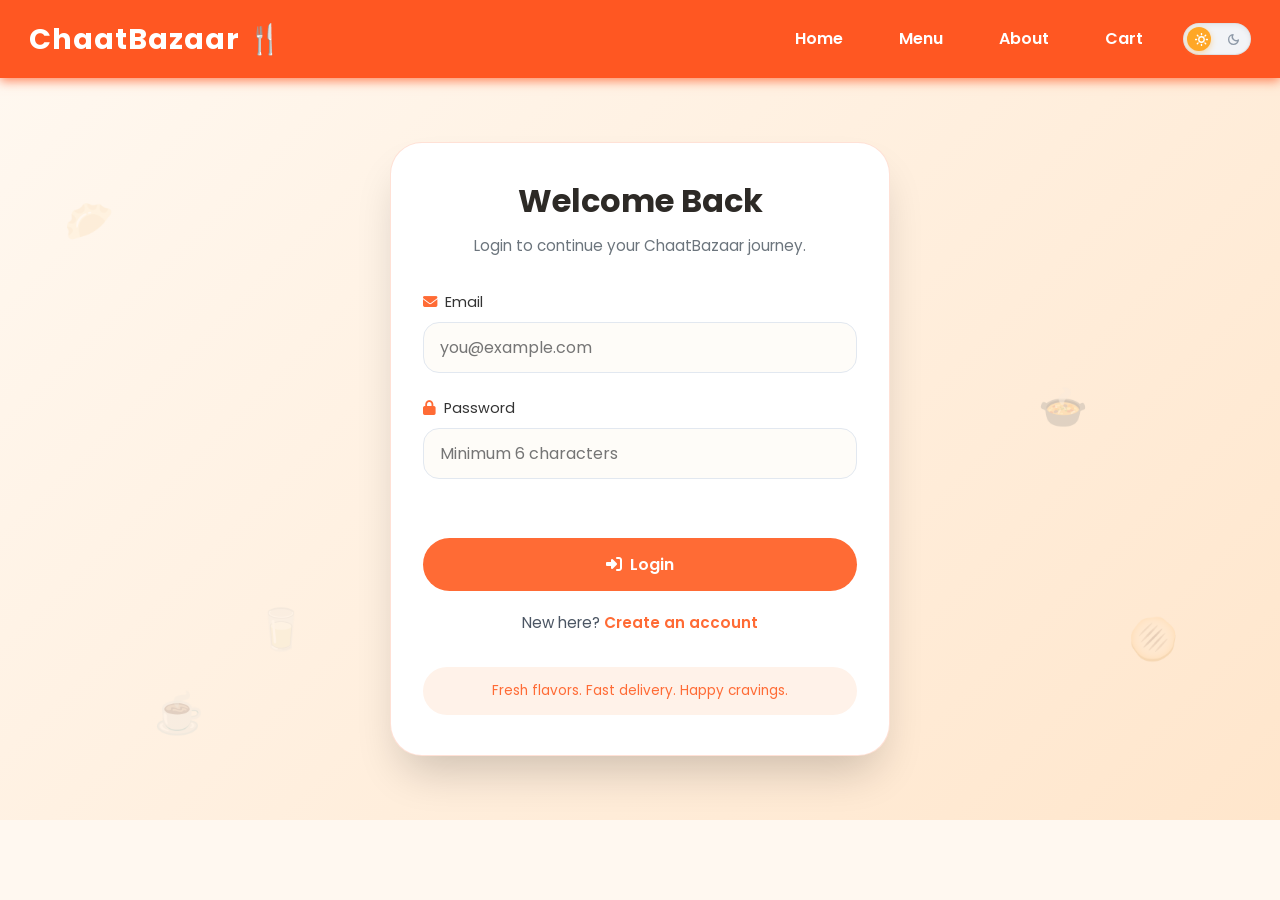
<file: login.html>
<!DOCTYPE html>
<html lang="en">
<head>
  <meta charset="UTF-8" />
  <meta name="viewport" content="width=device-width, initial-scale=1.0" />
  <title>Login | ChaatBazaar</title>
  <link rel="preconnect" href="https://fonts.googleapis.com" />
  <link rel="preconnect" href="https://fonts.gstatic.com" crossorigin />
  <link href="https://fonts.googleapis.com/css2?family=Poppins:wght@400;500;600;700&display=swap" rel="stylesheet" />
  <link rel="stylesheet" href="https://cdnjs.cloudflare.com/ajax/libs/font-awesome/6.5.1/css/all.min.css" />
  <link rel="stylesheet" href="css/style.css" />
  <link rel="stylesheet" href="css/auth.css" />
</head>
<body data-page-type="login">
  <header>
    <div class="header-inner container" role="banner">
      <a href="index.html" class="logo" aria-label="ChaatBazaar Home">ChaatBazaar 🍴</a>
      <nav role="navigation" aria-label="Primary Navigation">
        <a href="index.html" class="nav-link">Home</a>
        <a href="menu.html" class="nav-link">Menu</a>
        <a href="about.html" class="nav-link">About</a>
        <a href="cart.html" class="nav-link">Cart</a>
        <button id="theme-toggle" class="theme-toggle" aria-label="Toggle Theme">
          <span class="theme-toggle-track">
            <span class="theme-toggle-icon sun-icon">
              <svg xmlns="http://www.w3.org/2000/svg" viewBox="0 0 24 24" fill="none" stroke="currentColor" stroke-linecap="round" stroke-linejoin="round"><circle cx="12" cy="12" r="5"></circle><line x1="12" y1="1" x2="12" y2="3"></line><line x1="12" y1="21" x2="12" y2="23"></line><line x1="4.22" y1="4.22" x2="5.64" y2="5.64"></line><line x1="18.36" y1="18.36" x2="19.78" y2="19.78"></line><line x1="1" y1="12" x2="3" y2="12"></line><line x1="21" y1="12" x2="23" y2="12"></line><line x1="4.22" y1="19.78" x2="5.64" y2="18.36"></line><line x1="18.36" y1="5.64" x2="19.78" y2="4.22"></line></svg>
            </span>
            <span class="theme-toggle-icon moon-icon">
              <svg xmlns="http://www.w3.org/2000/svg" viewBox="0 0 24 24" fill="none" stroke="currentColor" stroke-linecap="round" stroke-linejoin="round"><path d="M21 12.79A9 9 0 1 1 11.21 3 7 7 0 0 0 21 12.79z"></path></svg>
            </span>
            <span class="theme-toggle-thumb"></span>
          </span>
        </button>
      </nav>
    </div>
  </header>

  <main class="auth-main" role="main" aria-label="Login form">
    <div class="food-animation-bg" aria-hidden="true">
      <span class="floating-food samosa">🥟</span>
      <span class="floating-food pani-puri">🫓</span>
      <span class="floating-food chaat">🍲</span>
      <span class="floating-food chai">☕</span>
      <span class="floating-food lassi">🥛</span>
    </div>

    <section class="auth-wrapper">
      <div class="auth-card">
        <div class="auth-header">
          <h2>Welcome Back</h2>
          <p>Login to continue your ChaatBazaar journey.</p>
        </div>

        <form id="login-form" novalidate>
          <div class="input-group">
            <label for="login-email"><i class="fa-solid fa-envelope"></i>Email</label>
            <input type="email" id="login-email" placeholder="you@example.com" autocomplete="email" required />
            <p id="login-email-error" class="error-message" aria-live="polite"></p>
          </div>

          <div class="input-group">
            <label for="login-password"><i class="fa-solid fa-lock"></i>Password</label>
            <input type="password" id="login-password" placeholder="Minimum 6 characters" minlength="6" autocomplete="current-password" required />
            <p id="login-password-error" class="error-message" aria-live="polite"></p>
          </div>

          <p class="form-message" aria-live="polite"></p>

          <button type="submit" class="auth-btn">
            <i class="fa-solid fa-right-to-bracket"></i>
            Login
          </button>
        </form>

        <p class="auth-switch-text">
          New here?
          <a class="auth-link" href="signup.html">Create an account</a>
        </p>

        <p class="auth-footer-note">Fresh flavors. Fast delivery. Happy cravings.</p>
      </div>
    </section>
  </main>

  <script src="js/auth.js"></script>
</body>
</html>
</file>
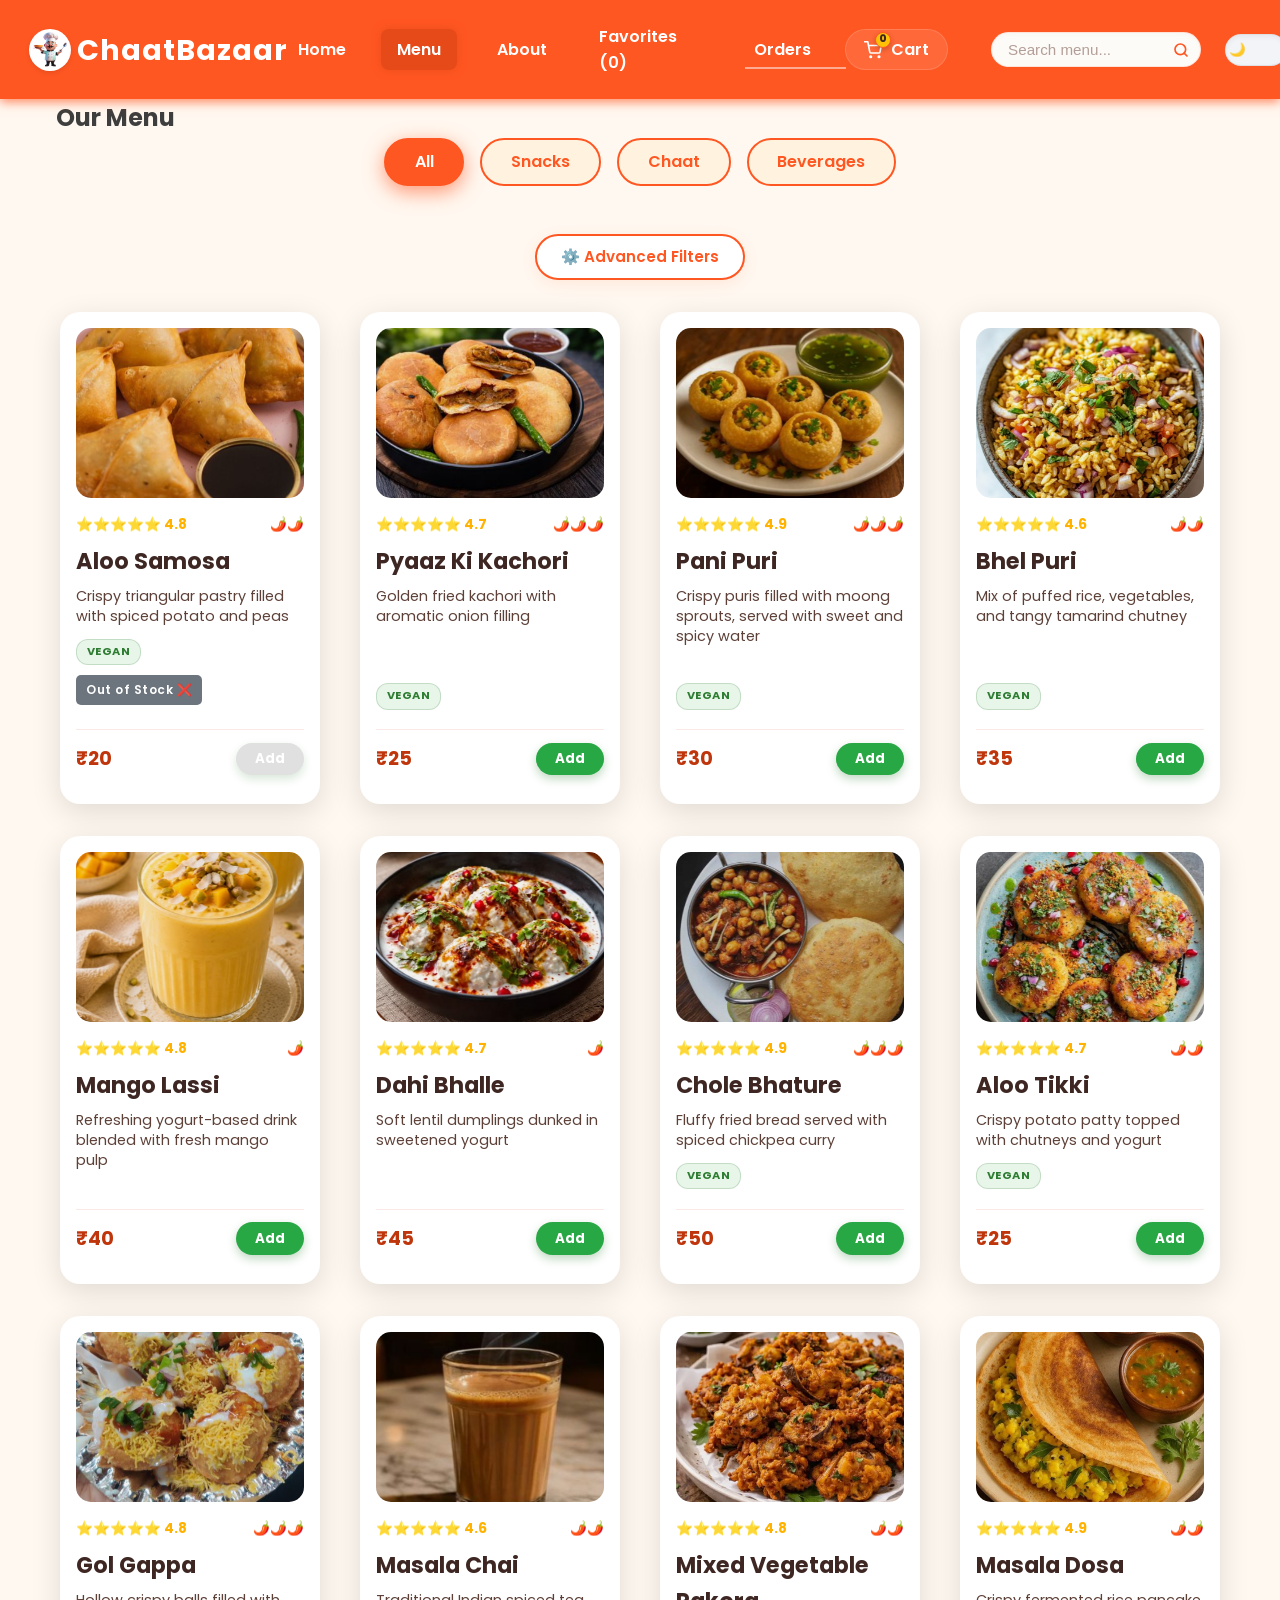
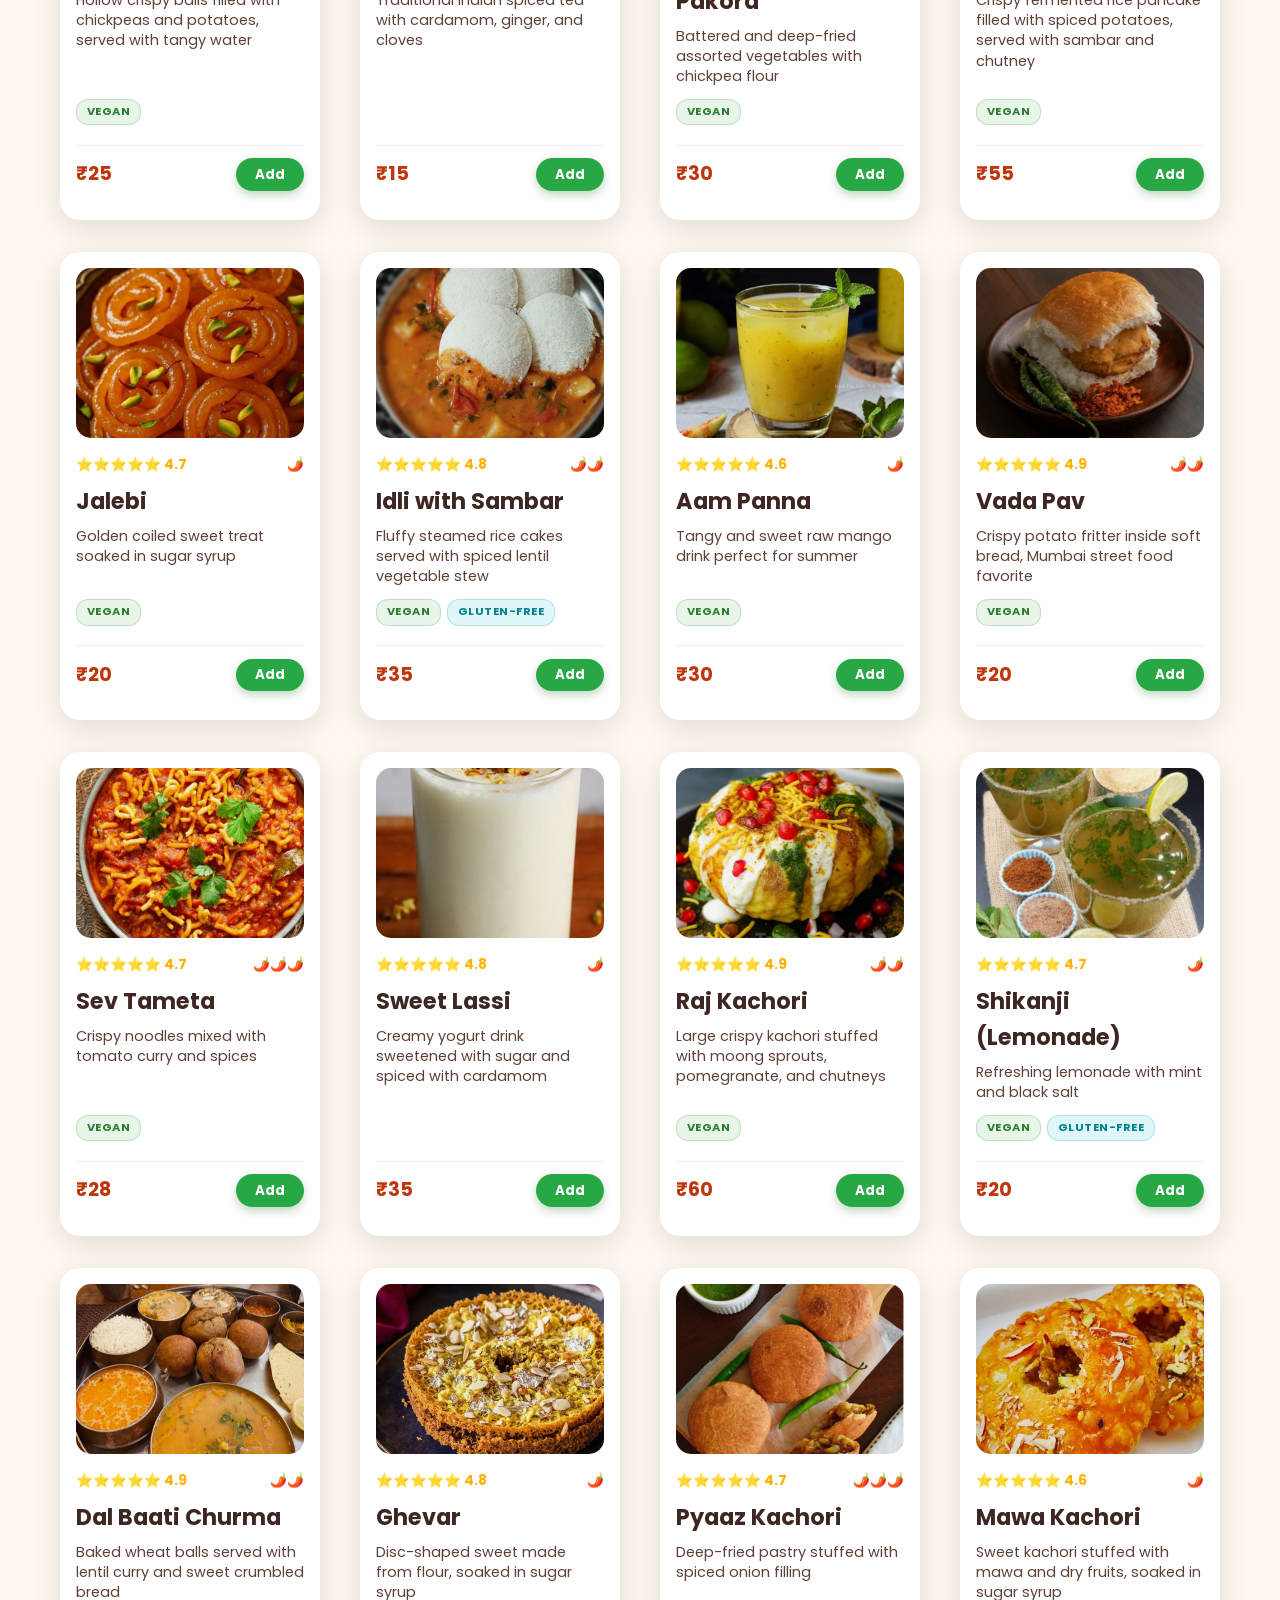
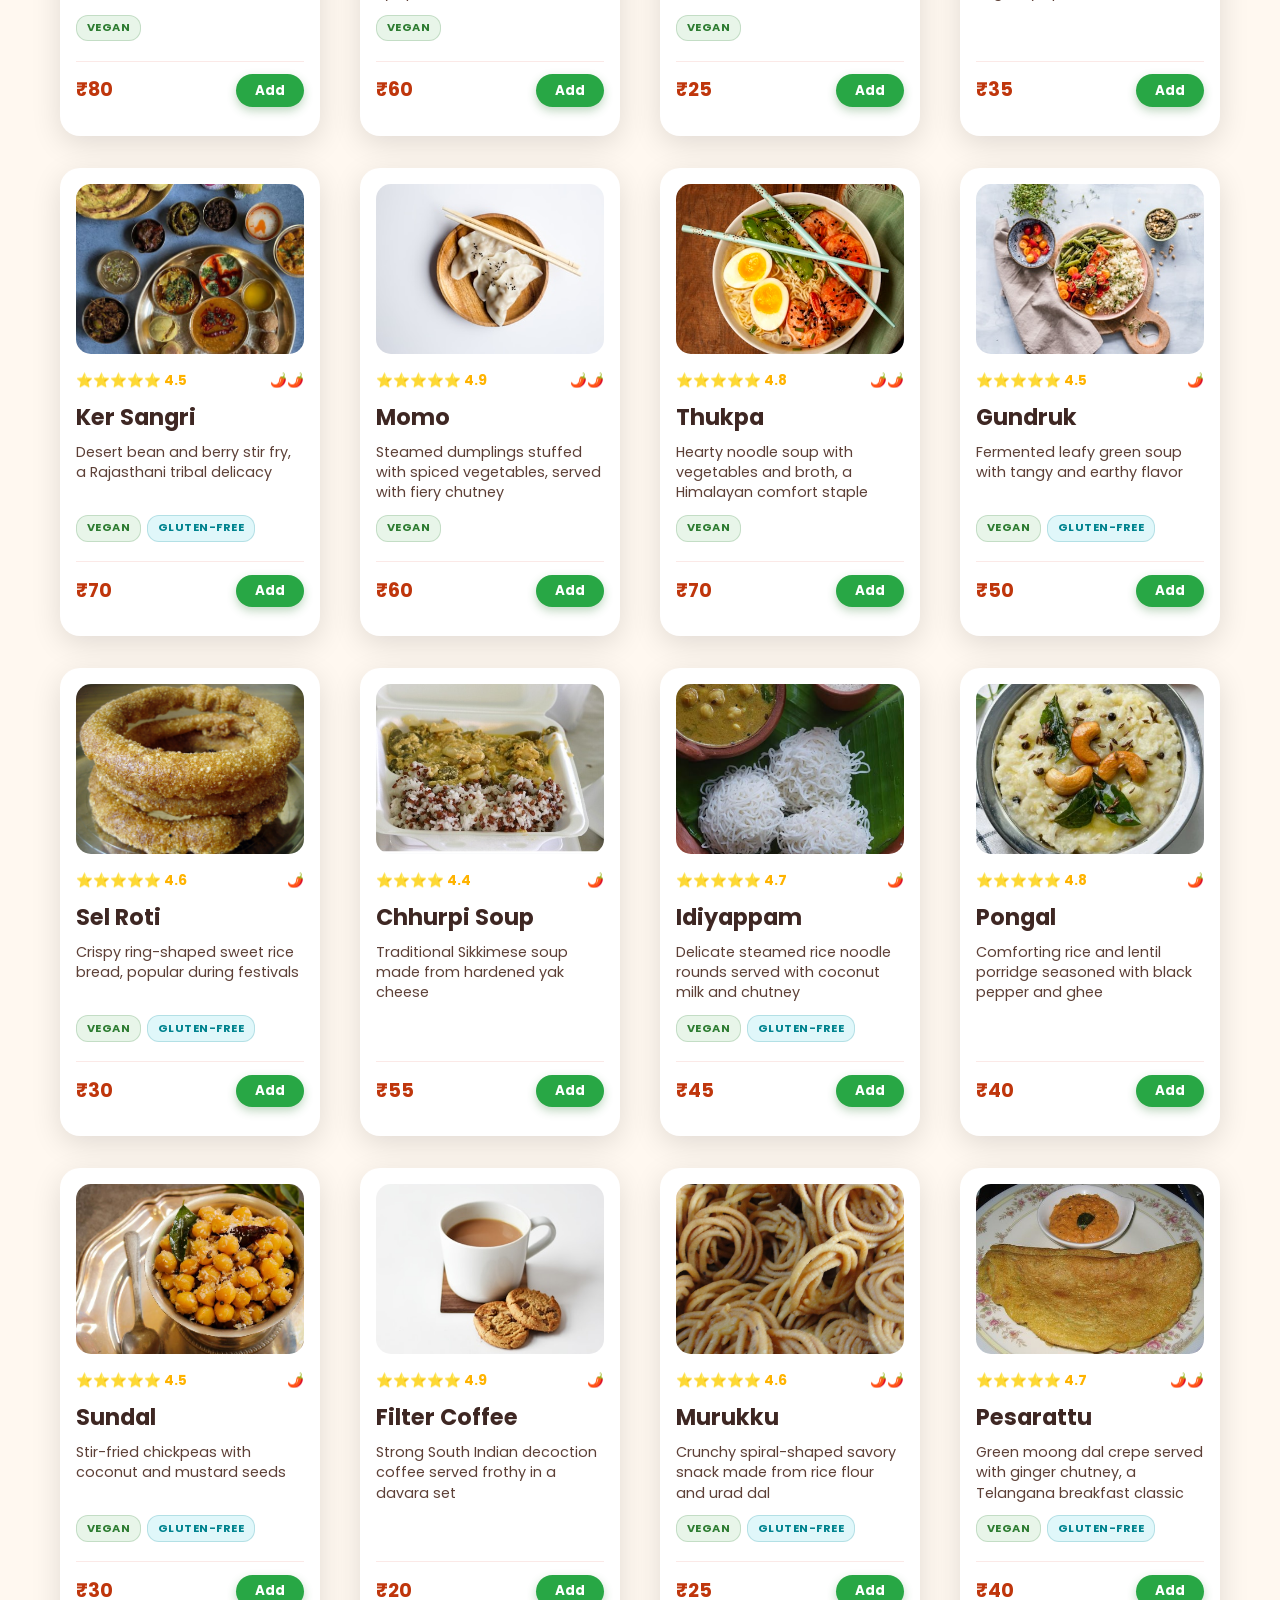
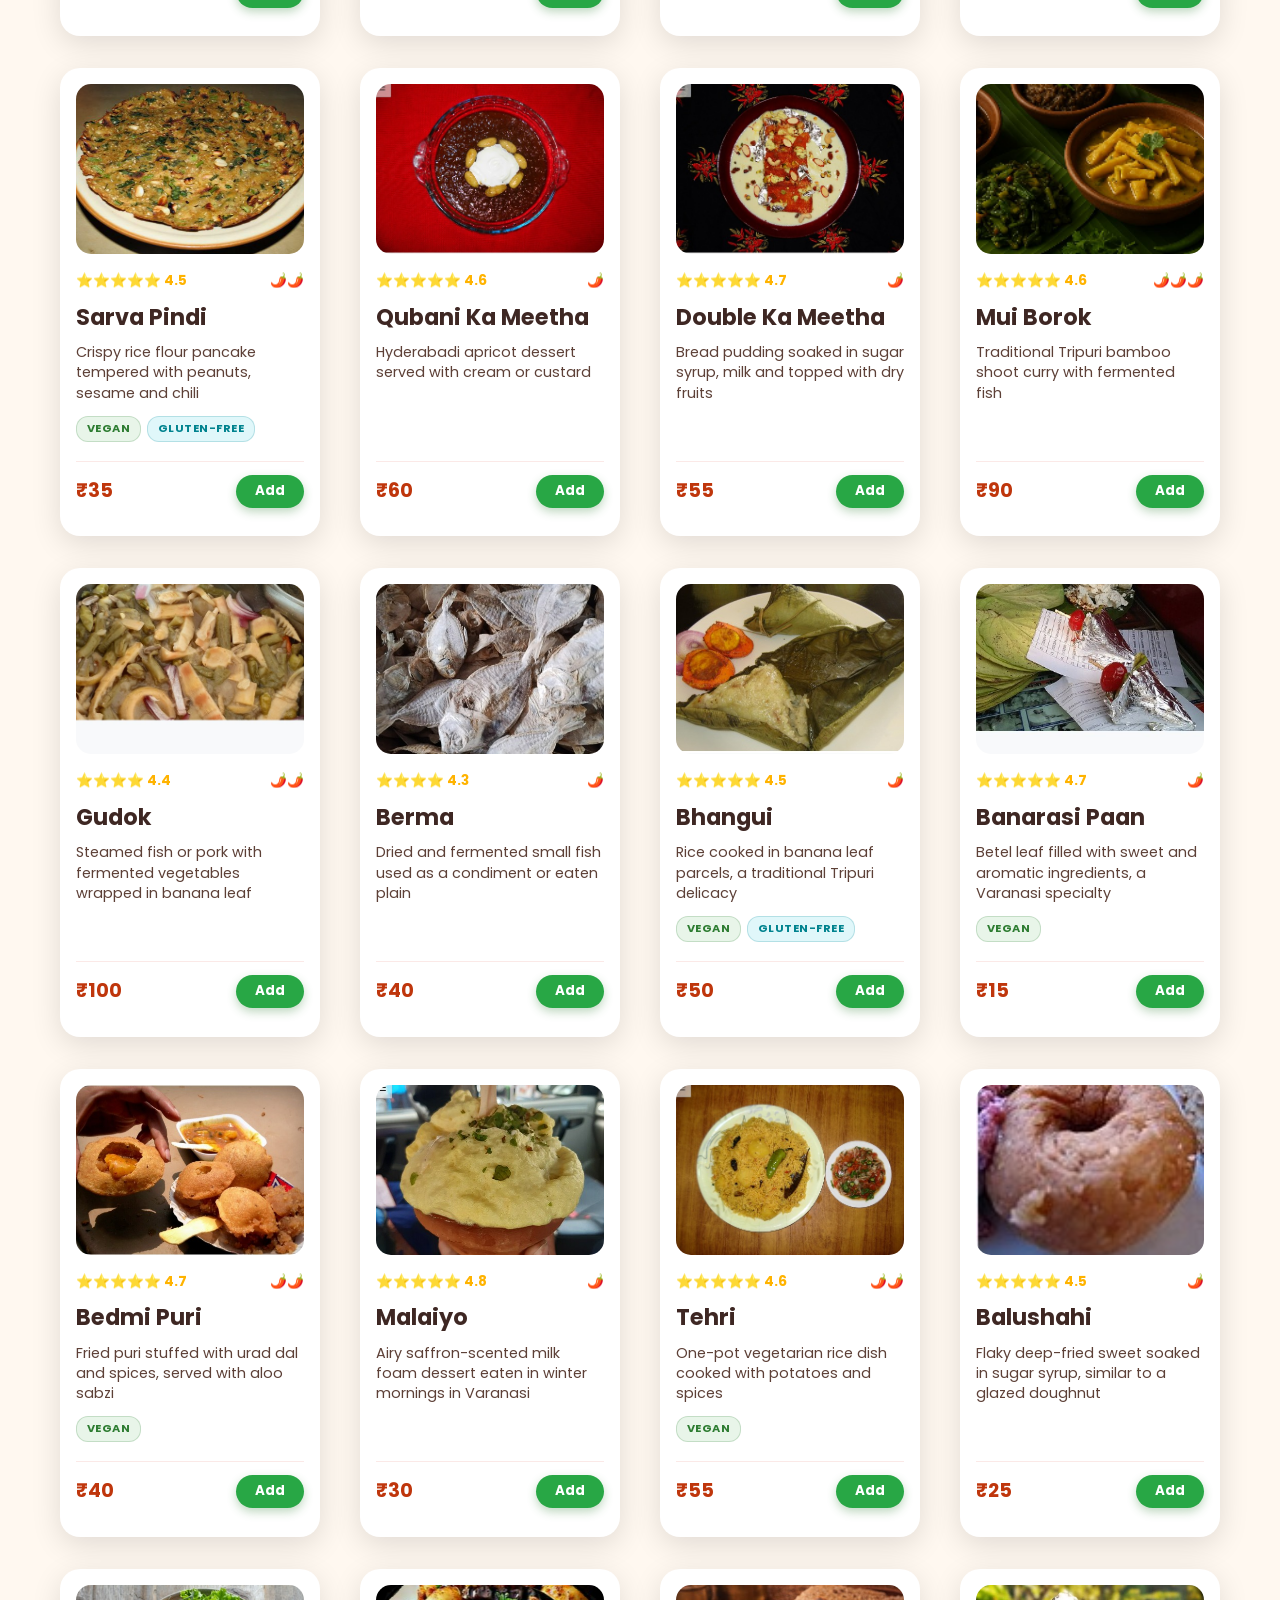
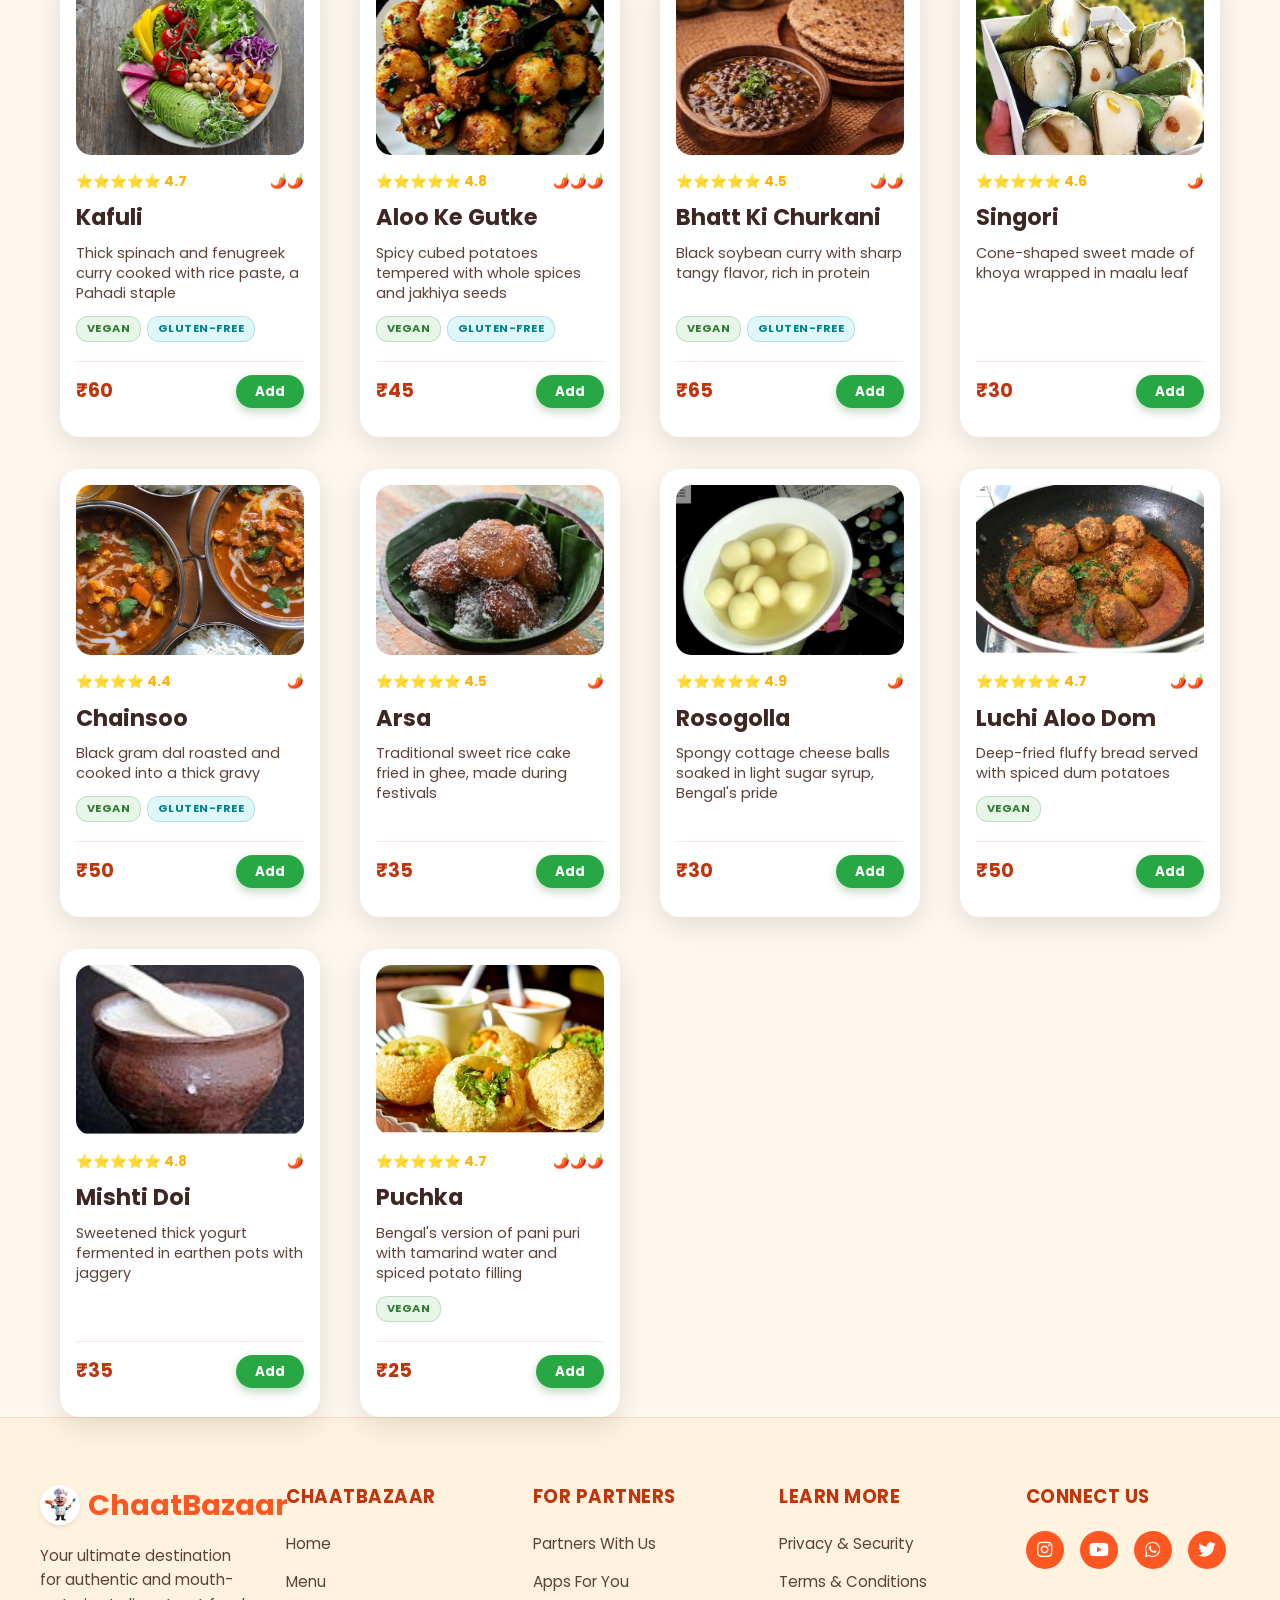
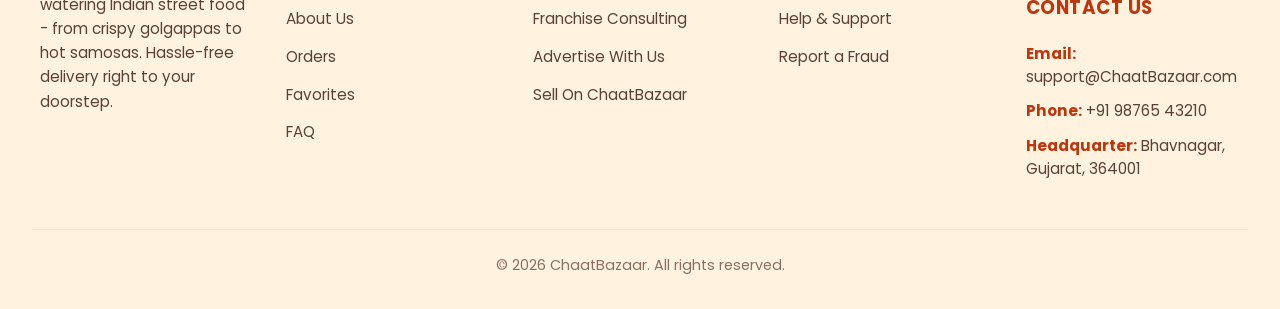
<file: menu.html>
<!DOCTYPE html>
<html lang="en">
<head>
  <meta charset="UTF-8">
  <meta name="viewport" content="width=device-width, initial-scale=1.0">
  <title>Menu - ChaatBazaar</title>
  
  <!-- Google Fonts -->
  <link href="https://fonts.googleapis.com/css2?family=Poppins:wght@400;600;700&display=swap" rel="stylesheet" />
  <link rel="stylesheet" href="https://cdnjs.cloudflare.com/ajax/libs/font-awesome/6.5.1/css/all.min.css" />
  <link rel="stylesheet" href="css/style.css">
  <link rel="icon" href="img/logo.png" type="image/png" />
</head>
<body>

<header>
  <div class="header-inner container" role="banner">
    <a href="index.html" class="logo" aria-label="ChaatBazaar Home"><img src="img/logo.png" alt="ChaatBazaar Logo" class="navbar-logo-img" />ChaatBazaar</a>
    <nav role="navigation" aria-label="Primary Navigation">
      <a href="index.html" class="nav-link">Home</a>
      <div class="dropdown" tabindex="0" aria-haspopup="true" aria-expanded="false">
        <a href="menu.html" class="dropdown-toggle nav-link active">Menu</a>
        <div class="dropdown-menu" role="menu" aria-label="Menu Categories">
          <a href="menu.html" role="menuitem" tabindex="-1" onclick="filterCategory('All')">All</a>
          <a href="menu.html" role="menuitem" tabindex="-1" onclick="filterCategory('Snacks')">Snacks</a>
          <a href="menu.html" role="menuitem" tabindex="-1" onclick="filterCategory('Chaat')">Chaat</a>
          <a href="menu.html" role="menuitem" tabindex="-1" onclick="filterCategory('Beverages')">Beverages</a>
        </div>
      </div>
      <a href="about.html" class="nav-link">About</a>
      <a href="favorites.html" class="nav-link">Favorites (<span id="fav-count">0</span>)</a>
      <a href="orders.html" class="nav-link">Orders</a>
      <a href="cart.html" class="nav-link cart-btn-modern" id="cart-open-btn" aria-label="Cart">
        <span class="cart-icon-wrapper">
          <svg xmlns="http://www.w3.org/2000/svg" viewBox="0 0 24 24" fill="none" stroke="currentColor" stroke-width="2.2" stroke-linecap="round" stroke-linejoin="round" class="cart-svg-icon"><circle cx="9" cy="21" r="1"></circle><circle cx="20" cy="21" r="1"></circle><path d="M1 1h4l2.68 13.39a2 2 0 0 0 2 1.61h9.72a2 2 0 0 0 2-1.61L23 6H6"></path></svg>
          <span id="cart-count" class="cart-badge">0</span>
        </span>
        <span class="cart-text">Cart</span>
      </a>
      <div class="search-bar" role="search">
        <input type="search" placeholder="Search menu..." aria-label="Search menu" id="search-input" autocomplete="off" />
        <button aria-label="Search" id="search-btn">
          <svg xmlns="http://www.w3.org/2000/svg" viewBox="0 0 24 24" fill="none" stroke="currentColor" stroke-width="2.5" stroke-linecap="round" stroke-linejoin="round" class="search-svg"><circle cx="11" cy="11" r="8"></circle><line x1="21" y1="21" x2="16.65" y2="16.65"></line></svg>
        </button>
        <div class="search-suggestions" id="search-suggestions" style="display: none;"></div>
      </div>
      <button id="theme-toggle" class="theme-toggle" aria-label="Toggle Theme">
        <span class="theme-toggle-track">
          <span class="theme-toggle-icon sun-icon">
            <svg xmlns="http://www.w3.org/2000/svg" viewBox="0 0 24 24" fill="none" stroke="currentColor" stroke-linecap="round" stroke-linejoin="round"><circle cx="12" cy="12" r="5"></circle><line x1="12" y1="1" x2="12" y2="3"></line><line x1="12" y1="21" x2="12" y2="23"></line><line x1="4.22" y1="4.22" x2="5.64" y2="5.64"></line><line x1="18.36" y1="18.36" x2="19.78" y2="19.78"></line><line x1="1" y1="12" x2="3" y2="12"></line><line x1="21" y1="12" x2="23" y2="12"></line><line x1="4.22" y1="19.78" x2="5.64" y2="18.36"></line><line x1="18.36" y1="5.64" x2="19.78" y2="4.22"></line></svg>
          </span>
          <span class="theme-toggle-icon moon-icon">
            <svg xmlns="http://www.w3.org/2000/svg" viewBox="0 0 24 24" fill="none" stroke="currentColor" stroke-linecap="round" stroke-linejoin="round"><path d="M21 12.79A9 9 0 1 1 11.21 3 7 7 0 0 0 21 12.79z"></path></svg>
          </span>
          <span class="theme-toggle-thumb"></span>
        </span>
      </button>

      <div id="authNavItem" class="auth-nav-item">
        <a href="login.html" class="login-btn-nav">Login</a>
      </div>
    </nav>
  </div>
</header>

<section class="menu-page container">
  <h1>Our Menu</h1>

  <!-- Recently Viewed Section -->
  <section id="recently-viewed" class="recently-viewed" role="region" aria-label="Recently Viewed Items" style="display: none;">
    <h2 class="section-title">Recently Viewed</h2>
    <div class="cards" id="recently-viewed-cards">
      <!-- Recently viewed cards will be injected here -->
    </div>
  </section>

  <div class="filter-buttons" role="toolbar" aria-label="Filter menu categories">
    <button class="filter-btn active" data-filter="All" aria-pressed="true">All</button>
    <button class="filter-btn" data-filter="Snacks" aria-pressed="false">Snacks</button>
    <button class="filter-btn" data-filter="Chaat" aria-pressed="false">Chaat</button>
    <button class="filter-btn" data-filter="Beverages" aria-pressed="false">Beverages</button>
  </div>

  <div class="filter-toggle-container">
    <button class="btn-filter-toggle" id="filter-toggle-btn" aria-expanded="false" aria-controls="advanced-filters">
      <span>⚙️ Advanced Filters</span>
    </button>
  </div>

  <div class="advanced-filters" id="advanced-filters" style="display: none;">
    <div class="filter-grid">
      <!-- Price Range Slider -->
      <div class="filter-group">
        <label for="price-range-slider">Max Price: <span id="price-slider-val">₹100</span></label>
        <input type="range" id="price-range-slider" min="10" max="100" step="5" value="100" aria-valuemin="10" aria-valuemax="100" aria-valuenow="100" />
      </div>

      <!-- Spice Level Selector -->
      <div class="filter-group">
        <label for="spice-level-select">Spice Level</label>
        <select id="spice-level-select">
          <option value="All">All Spice Levels</option>
          <option value="Low">🌶️ Low</option>
          <option value="Medium">🌶️🌶️ Medium</option>
          <option value="High">🌶️🌶️🌶️ High</option>
        </select>
      </div>

      <!-- Rating Selector -->
      <div class="filter-group">
        <label for="rating-select">Minimum Rating</label>
        <select id="rating-select">
          <option value="All">All Ratings</option>
          <option value="4.6">⭐ 4.6+ Stars</option>
          <option value="4.8">⭐⭐ 4.8+ Stars</option>
          <option value="4.9">⭐⭐⭐ 4.9+ Stars</option>
        </select>
      </div>

      <!-- Dietary Preferences -->
      <div class="filter-group dietary-group">
        <label>Dietary Preferences</label>
        <div class="checkbox-container">
          <label class="custom-checkbox">
            <input type="checkbox" id="dietary-vegan" />
            <span class="checkbox-label">🌱 Vegan</span>
          </label>
          <label class="custom-checkbox">
            <input type="checkbox" id="dietary-gf" />
            <span class="checkbox-label">🌾 Gluten-Free</span>
          </label>
        </div>
      </div>
    </div>
    
    <!-- Reset Filters Button -->
    <div class="filter-actions">
      <button class="btn-reset-filters" id="reset-filters-btn">Reset All Filters</button>
    </div>
  </div>

  <div class="menu-container" id="menu-container" aria-live="polite" aria-relevant="additions removals">
    <!-- JS will dynamically load items -->
  </div>
</section>

<footer>
  <div class="footer-container">
    <div class="footer-column brand-col">
      <div class="footer-brand"><img src="img/logo.png" alt="ChaatBazaar Logo" class="footer-logo-img" />ChaatBazaar</div>
      <p class="footer-desc">Your ultimate destination for authentic and mouth-watering Indian street food - from crispy golgappas to hot samosas. Hassle-free delivery right to your doorstep.</p>
    </div>
    
    <div class="footer-column">
      <h3>ChaatBazaar</h3>
      <ul class="footer-links">
        <li><a href="index.html">Home</a></li>
        <li><a href="menu.html">Menu</a></li>
        <li><a href="about.html">About Us</a></li>
        <li><a href="orders.html">Orders</a></li>
        <li><a href="favorites.html">Favorites</a></li>
        <li><a href="faq.html">FAQ</a></li>
      </ul>
    </div>
    
    <div class="footer-column">
      <h3>For Partners</h3>
      <ul class="footer-links">
        <li><a href="#">Partners With Us</a></li>
        <li><a href="#">Apps For You</a></li>
        <li><a href="#">Franchise Consulting</a></li>
        <li><a href="#">Advertise With Us</a></li>
        <li><a href="#">Sell On ChaatBazaar</a></li>
      </ul>
    </div>
    
    <div class="footer-column">
      <h3>Learn More</h3>
      <ul class="footer-links">
        <li><a href="#">Privacy & Security</a></li>
        <li><a href="#">Terms & Conditions</a></li>
        <li><a href="#">Help & Support</a></li>
        <li><a href="#">Report a Fraud</a></li>
      </ul>
    </div>
    
    <div class="footer-column">
      <div class="footer-social-wrapper">
        <h3>Connect Us</h3>
        <div class="footer-social-icons">
          <a href="https://instagram.com" target="_blank" rel="noopener noreferrer" aria-label="Instagram"><i class="fa-brands fa-instagram"></i></a>
          <a href="https://youtube.com" target="_blank" rel="noopener noreferrer" aria-label="YouTube"><i class="fa-brands fa-youtube"></i></a>
          <a href="https://whatsapp.com" target="_blank" rel="noopener noreferrer" aria-label="WhatsApp"><i class="fa-brands fa-whatsapp"></i></a>
          <a href="https://twitter.com" target="_blank" rel="noopener noreferrer" aria-label="Twitter"><i class="fa-brands fa-twitter"></i></a>
        </div>
      </div>
      <h3>Contact Us</h3>
      <ul class="footer-contact-info">
        <li><strong>Email:</strong> support@ChaatBazaar.com</li>
        <li><strong>Phone:</strong> +91 98765 43210</li>
        <li><strong>Headquarter:</strong> Bhavnagar, Gujarat, 364001</li>
      </ul>
    </div>
  </div>
  <div class="footer-bottom">
    <p>&copy; 2026 ChaatBazaar. All rights reserved.</p>
  </div>
</footer>

<div id="toast-notification" class="toast-notification"></div>
<script src="js/cart-manager.js"></script>
<script src="js/recently-viewed.js"></script>
<script src="js/delivery-tracker.js"></script>
<script src="js/geolocation.js"></script>
<script src="js/sanitization.js"></script>
<script src="js/loyalty.js"></script>
<script src="js/main.js"></script>
<script src="js/auth.js"></script>
</body>
</html>
</file>
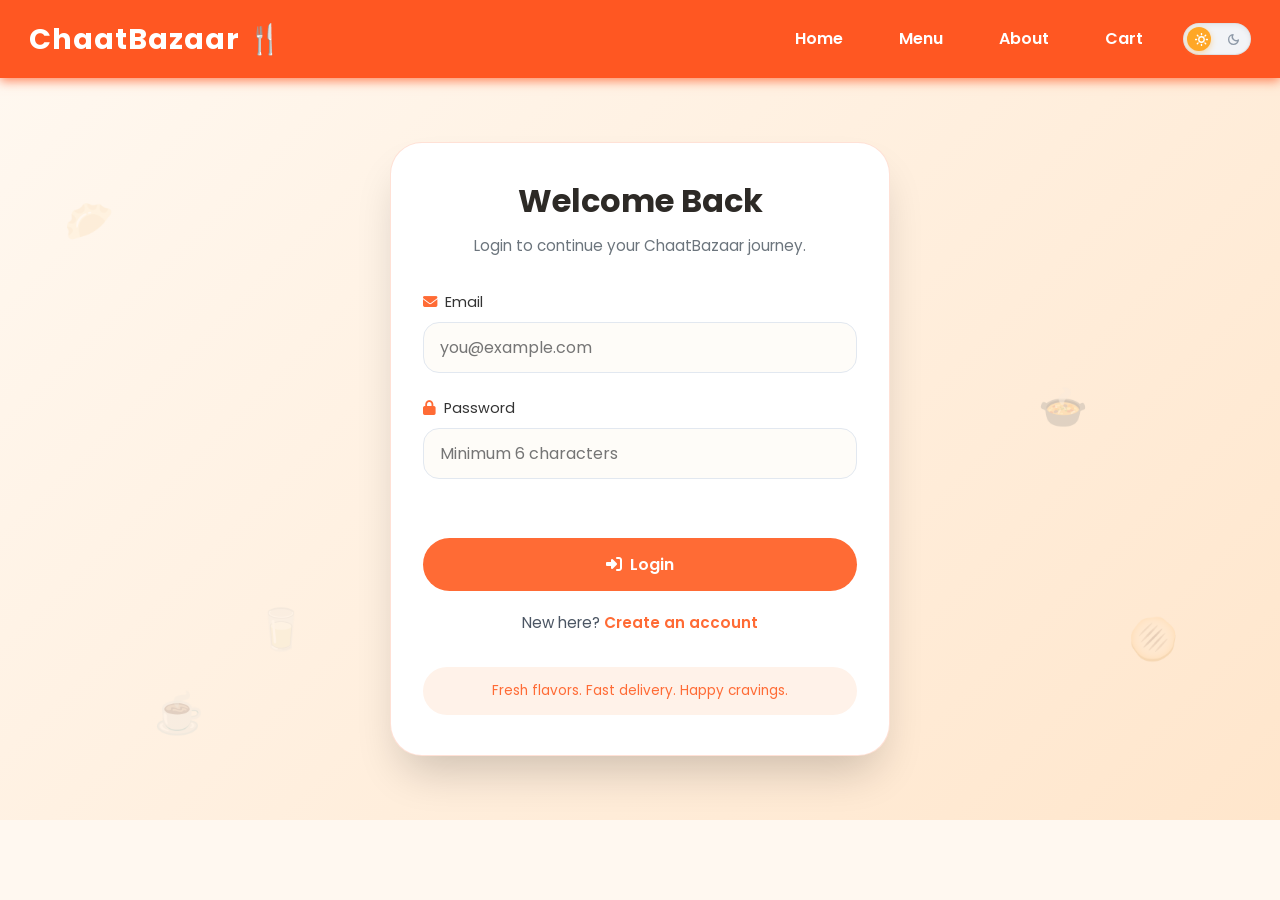
<file: profile.html>
<!DOCTYPE html>
<html lang="en">
<head>
  <meta charset="UTF-8" />
  <meta name="viewport" content="width=device-width, initial-scale=1.0" />
  <title>Profile | ChaatBazaar</title>
  <link rel="preconnect" href="https://fonts.googleapis.com" />
  <link rel="preconnect" href="https://fonts.gstatic.com" crossorigin />
  <link href="https://fonts.googleapis.com/css2?family=Poppins:wght@400;500;600;700&display=swap" rel="stylesheet" />
  <link rel="stylesheet" href="https://cdnjs.cloudflare.com/ajax/libs/font-awesome/6.5.1/css/all.min.css" />
  <link rel="stylesheet" href="css/style.css" />
  <link rel="stylesheet" href="css/auth.css" />
  <link rel="icon" href="favicon.png" type="image/png" />
</head>
<body data-page-type="profile">
  <header>
    <div class="header-inner container" role="banner">
      <a href="index.html" class="logo" aria-label="ChaatBazaar Home">ChaatBazaar 🍴</a>
      <nav role="navigation" aria-label="Primary Navigation">
        <a href="index.html" class="nav-link">Home</a>
        <a href="menu.html" class="nav-link">Menu</a>
        <a href="index.html#about" class="nav-link">About</a>
        <a href="orders.html" class="nav-link">Orders</a>
        <a href="cart.html" class="nav-link">Cart</a>
        <button id="theme-toggle" class="theme-toggle" aria-label="Toggle Theme">
          <span class="theme-toggle-track">
            <span class="theme-toggle-icon sun-icon">
              <svg xmlns="http://www.w3.org/2000/svg" viewBox="0 0 24 24" fill="none" stroke="currentColor" stroke-linecap="round" stroke-linejoin="round"><circle cx="12" cy="12" r="5"></circle><line x1="12" y1="1" x2="12" y2="3"></line><line x1="12" y1="21" x2="12" y2="23"></line><line x1="4.22" y1="4.22" x2="5.64" y2="5.64"></line><line x1="18.36" y1="18.36" x2="19.78" y2="19.78"></line><line x1="1" y1="12" x2="3" y2="12"></line><line x1="21" y1="12" x2="23" y2="12"></line><line x1="4.22" y1="19.78" x2="5.64" y2="18.36"></line><line x1="18.36" y1="5.64" x2="19.78" y2="4.22"></line></svg>
            </span>
            <span class="theme-toggle-icon moon-icon">
              <svg xmlns="http://www.w3.org/2000/svg" viewBox="0 0 24 24" fill="none" stroke="currentColor" stroke-linecap="round" stroke-linejoin="round"><path d="M21 12.79A9 9 0 1 1 11.21 3 7 7 0 0 0 21 12.79z"></path></svg>
            </span>
            <span class="theme-toggle-thumb"></span>
          </span>
        </button>
        <div id="authNavItem" class="auth-nav-item">
          <a href="login.html" class="login-btn-nav">Login</a>
        </div>
      </nav>
    </div>
  </header>

  <main class="auth-main" role="main" aria-label="Profile page">
    <div class="food-animation-bg" aria-hidden="true">
      <span class="floating-food samosa">🥟</span>
      <span class="floating-food pani-puri">🫓</span>
      <span class="floating-food chaat">🍲</span>
      <span class="floating-food chai">☕</span>
      <span class="floating-food lassi">🥛</span>
    </div>

    <section class="auth-wrapper">
      <div class="profile-page-card">
        <div class="profile-page-header">
          <div class="profile-avatar-hero" aria-hidden="true"><span id="profile-avatar-initial">U</span></div>
          <h2>Your Profile</h2>
          <p>Account details saved in your browser session.</p>
        </div>

        <div class="profile-info-list" aria-label="Profile details">
          <div class="profile-info-row">
            <span class="profile-info-label">Name</span>
            <span id="profile-name-value" class="profile-info-value"></span>
          </div>
          <div class="profile-info-row">
            <span class="profile-info-label">Email</span>
            <span id="profile-email-value" class="profile-info-value"></span>
          </div>
          <div class="profile-info-row">
            <span class="profile-info-label">Phone</span>
            <span id="profile-phone-value" class="profile-info-value"></span>
          </div>
          <div class="profile-info-row">
            <span class="profile-info-label">Location</span>
            <span id="profile-location-value" class="profile-info-value"></span>
          </div>
        </div>

        <div class="profile-actions">
          <a href="dashboard.html" class="profile-action-link">Dashboard</a>
          <a href="index.html" class="profile-action-link secondary">Back to Home</a>
        </div>
      </div>
    </section>
  </main>

  <script src="js/auth.js"></script>
</body>
</html>
</file>
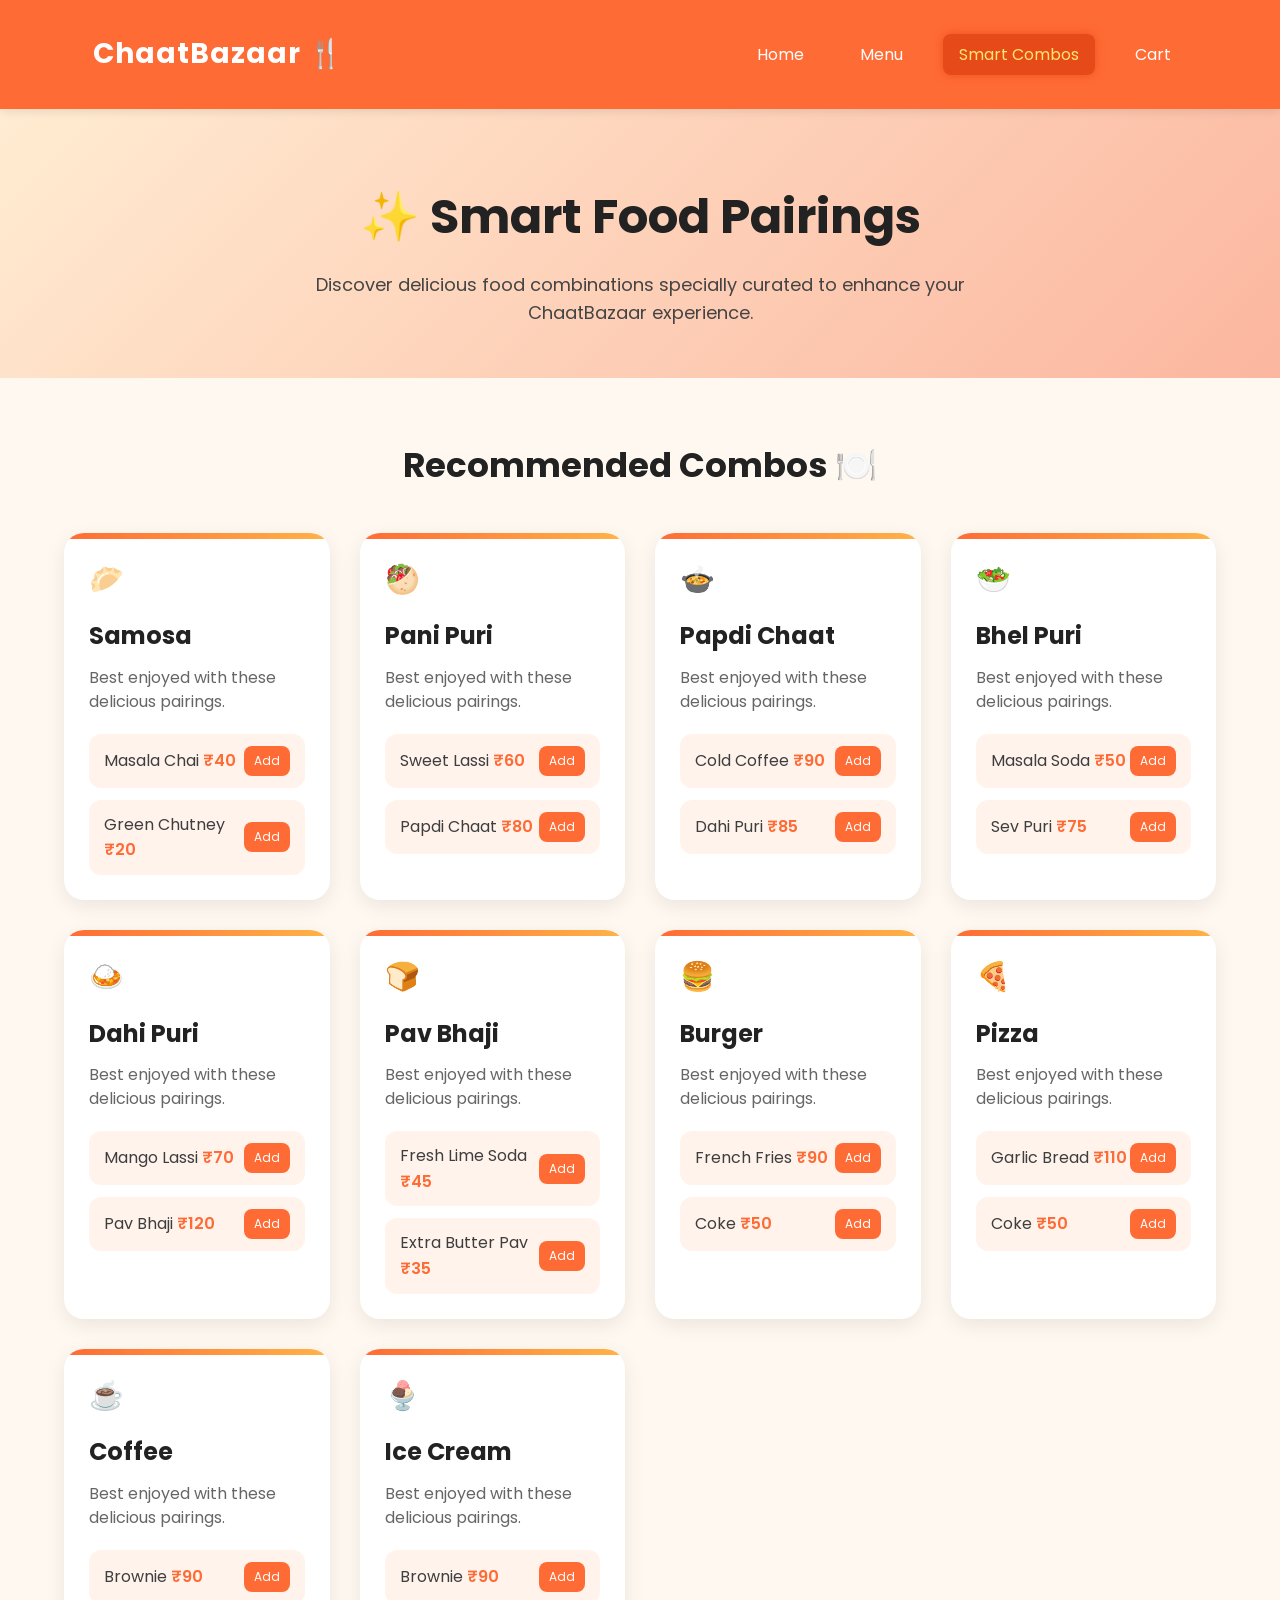
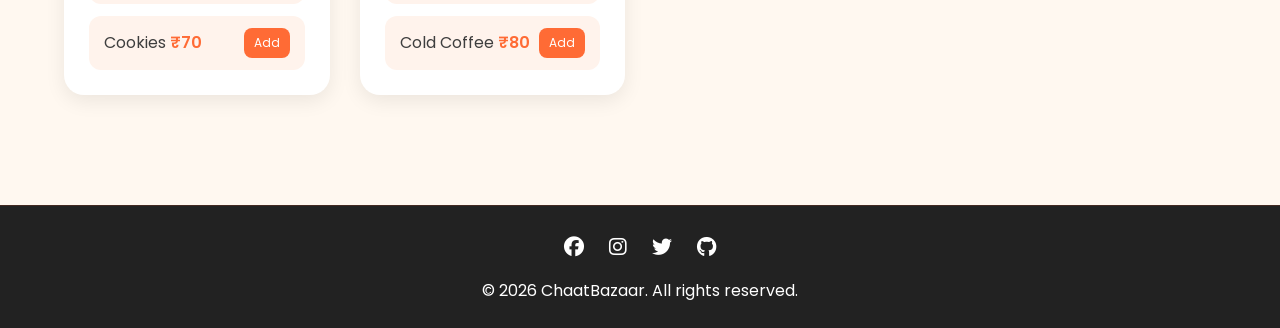
<file: recommendations.html>
<!DOCTYPE html>
<html lang="en">
<head>
  <meta charset="UTF-8" />
  <meta name="viewport" content="width=device-width, initial-scale=1.0"/>

  <title>Smart Combos - ChaatBazaar</title>

  <!-- GOOGLE FONT -->
  <link
    href="https://fonts.googleapis.com/css2?family=Poppins:wght@400;500;600;700&display=swap"
    rel="stylesheet"
  />

  <!-- FONT AWESOME -->
  <link
    rel="stylesheet"
    href="https://cdnjs.cloudflare.com/ajax/libs/font-awesome/6.5.1/css/all.min.css"
  />

  <!-- MAIN CSS -->
  <link rel="stylesheet" href="css/style.css" />

  <style>

    body{
      font-family: "Poppins", sans-serif;
      background: #fff8f0;
      margin: 0;
      padding: 0;
    }

    .container{
      width: 90%;
      max-width: 1200px;
      margin: auto;
    }

    /* ================= HEADER ================= */

    header{
      background: #ff6b35;
      padding: 16px 0;
      box-shadow: 0 2px 10px rgba(0,0,0,0.1);
    }

    .header-inner{
      display: flex;
      justify-content: space-between;
      align-items: center;
    }

    .logo{
      color: white;
      font-size: 28px;
      font-weight: 700;
      text-decoration: none;
    }

    nav{
      display: flex;
      gap: 24px;
      align-items: center;
    }

    nav a{
      color: white;
      text-decoration: none;
      font-weight: 500;
      transition: 0.3s;
    }

    nav a:hover,
    nav a.active{
      color: #ffe66d;
    }

    /* ================= HERO ================= */

    .combo-hero{
      text-align: center;
      padding: 70px 20px 50px;
      background: linear-gradient(
        135deg,
        #ffecd2,
        #fcb69f
      );
    }

    .combo-hero h1{
      font-size: 48px;
      margin-bottom: 15px;
      color: #222;
    }

    .combo-hero p{
      font-size: 18px;
      color: #444;
      max-width: 700px;
      margin: auto;
      line-height: 1.6;
    }

    /* ================= SECTION ================= */

    .combo-section{
      padding: 60px 0;
    }

    .section-title{
      font-size: 34px;
      text-align: center;
      margin-bottom: 40px;
      color: #222;
    }

    /* ================= GRID ================= */

    .combo-grid{
      display: grid;
      grid-template-columns: repeat(auto-fit, minmax(260px, 1fr));
      gap: 30px;
    }

    /* ================= CARD ================= */

    .combo-card{
      background: white;
      border-radius: 20px;
      padding: 25px;
      box-shadow: 0 6px 20px rgba(0,0,0,0.08);
      transition: 0.3s;
      position: relative;
      overflow: hidden;
    }

    .combo-card:hover{
      transform: translateY(-8px);
      box-shadow: 0 12px 25px rgba(0,0,0,0.15);
    }

    .combo-card::before{
      content: "";
      position: absolute;
      top: 0;
      left: 0;
      width: 100%;
      height: 6px;
      background: linear-gradient(
        90deg,
        #ff6b35,
        #ffb347
      );
    }

    .combo-food{
      font-size: 28px;
      margin-bottom: 15px;
    }

    .combo-card h3{
      margin: 0 0 10px;
      color: #222;
      font-size: 24px;
    }

    .combo-card p{
      color: #666;
      margin-bottom: 20px;
      line-height: 1.5;
    }

    .pairing-list{
      display: flex;
      flex-direction: column;
      gap: 12px;
    }

    .pairing-item{
      background: #fff3ec;
      border-radius: 12px;
      padding: 12px 15px;
      display: flex;
      justify-content: space-between;
      align-items: center;
      font-weight: 500;
    }

    .pairing-item span{
      color: #ff6b35;
      font-weight: 600;
    }

    /* ================= FOOTER ================= */

    footer{
      background: #222;
      color: white;
      text-align: center;
      padding: 25px 10px;
      margin-top: 50px;
    }

    .social-icons{
      margin-bottom: 15px;
    }

    .social-icons a{
      color: white;
      margin: 0 10px;
      font-size: 20px;
      transition: 0.3s;
    }

    .social-icons a:hover{
      color: #ffb347;
    }

    /* ================= RESPONSIVE ================= */

    @media(max-width: 768px){

      .combo-hero h1{
        font-size: 36px;
      }

      nav{
        gap: 14px;
      }

      nav a{
        font-size: 14px;
      }
    }

  </style>
</head>

<body>

<!-- ================= HEADER ================= -->

<header>

  <div class="header-inner container">

    <a href="index.html" class="logo">
      ChaatBazaar 🍴
    </a>

    <nav>

      <a href="index.html">
        Home
      </a>

      <a href="menu.html">
        Menu
      </a>

      <a href="recommendations.html" class="active">
        Smart Combos
      </a>

      <a href="cart.html">
        Cart
      </a>

    </nav>

  </div>

</header>

<!-- ================= HERO ================= -->

<section class="combo-hero">

  <h1>
    ✨ Smart Food Pairings
  </h1>

  <p>
    Discover delicious food combinations specially curated
    to enhance your ChaatBazaar experience.
  </p>

</section>

<!-- ================= COMBO SECTION ================= -->

<section class="combo-section container">

  <h2 class="section-title">
    Recommended Combos 🍽️
  </h2>

  <div class="combo-grid" id="combo-grid">

    <!-- Cards injected by JS -->

  </div>

</section>

<!-- ================= FOOTER ================= -->

<footer>

  <div class="social-icons">

    <a href="#">
      <i class="fa-brands fa-facebook"></i>
    </a>

    <a href="#">
      <i class="fa-brands fa-instagram"></i>
    </a>

    <a href="#">
      <i class="fa-brands fa-twitter"></i>
    </a>

    <a href="#">
      <i class="fa-brands fa-github"></i>
    </a>

  </div>

  <p>
    © 2026 ChaatBazaar. All rights reserved.
  </p>

</footer>

<!-- ================= SCRIPT ================= -->

<script src="js/cart-manager.js"></script>

<script>

  const foodPairings = {

    "Samosa": [
      { name: "Masala Chai", price: 40 },
      { name: "Green Chutney", price: 20 }
    ],

    "Pani Puri": [
      { name: "Sweet Lassi", price: 60 },
      { name: "Papdi Chaat", price: 80 }
    ],

    "Papdi Chaat": [
      { name: "Cold Coffee", price: 90 },
      { name: "Dahi Puri", price: 85 }
    ],

    "Bhel Puri": [
      { name: "Masala Soda", price: 50 },
      { name: "Sev Puri", price: 75 }
    ],

    "Dahi Puri": [
      { name: "Mango Lassi", price: 70 },
      { name: "Pav Bhaji", price: 120 }
    ],

    "Pav Bhaji": [
      { name: "Fresh Lime Soda", price: 45 },
      { name: "Extra Butter Pav", price: 35 }
    ],

    "Burger": [
      { name: "French Fries", price: 90 },
      { name: "Coke", price: 50 }
    ],

    "Pizza": [
      { name: "Garlic Bread", price: 110 },
      { name: "Coke", price: 50 }
    ],

    "Coffee": [
      { name: "Brownie", price: 90 },
      { name: "Cookies", price: 70 }
    ],

    "Ice Cream": [
      { name: "Brownie", price: 90 },
      { name: "Cold Coffee", price: 80 }
    ]
  };

  const foodEmojis = {
    "Samosa": "🥟",
    "Pani Puri": "🥙",
    "Papdi Chaat": "🍲",
    "Bhel Puri": "🥗",
    "Dahi Puri": "🍛",
    "Pav Bhaji": "🍞",
    "Burger": "🍔",
    "Pizza": "🍕",
    "Coffee": "☕",
    "Ice Cream": "🍨"
  };

  // ✅ FIXED CART FUNCTION (IMPORTANT)
  function addToCart(name, price, parentFood) {

    if (!window.cartManager) {
      console.error("CartManager not loaded");
      alert("Cart is loading... please wait");
      return;
    }

    window.cartManager.addItem({
      id: name + "-" + price,
      name: name,
      price: price,
      parentFood: parentFood
    }, 1);
  }

  function renderComboCards() {

    const comboGrid = document.getElementById("combo-grid");
    comboGrid.innerHTML = "";

    for (const food in foodPairings) {

      const pairings = foodPairings[food];

      const card = document.createElement("div");
      card.className = "combo-card";

      let pairingHTML = "";

      pairings.forEach(item => {

        pairingHTML += `
          <div class="pairing-item">

            <div>
              ${item.name}
              <span>₹${item.price}</span>
            </div>

            <button
              onclick="addToCart('${item.name}', ${item.price}, '${food}')"
              style="
                background:#ff6b35;
                color:white;
                border:none;
                padding:6px 10px;
                border-radius:8px;
                cursor:pointer;
                font-size:12px;
              ">
              Add
            </button>

          </div>
        `;
      });

      card.innerHTML = `
        <div class="combo-food">
          ${foodEmojis[food] || "🍴"}
        </div>

        <h3>${food}</h3>

        <p>Best enjoyed with these delicious pairings.</p>

        <div class="pairing-list">
          ${pairingHTML}
        </div>
      `;

      comboGrid.appendChild(card);
    }
  }

  // wait for DOM + cart system
  window.addEventListener("load", renderComboCards);

</script>
</file>
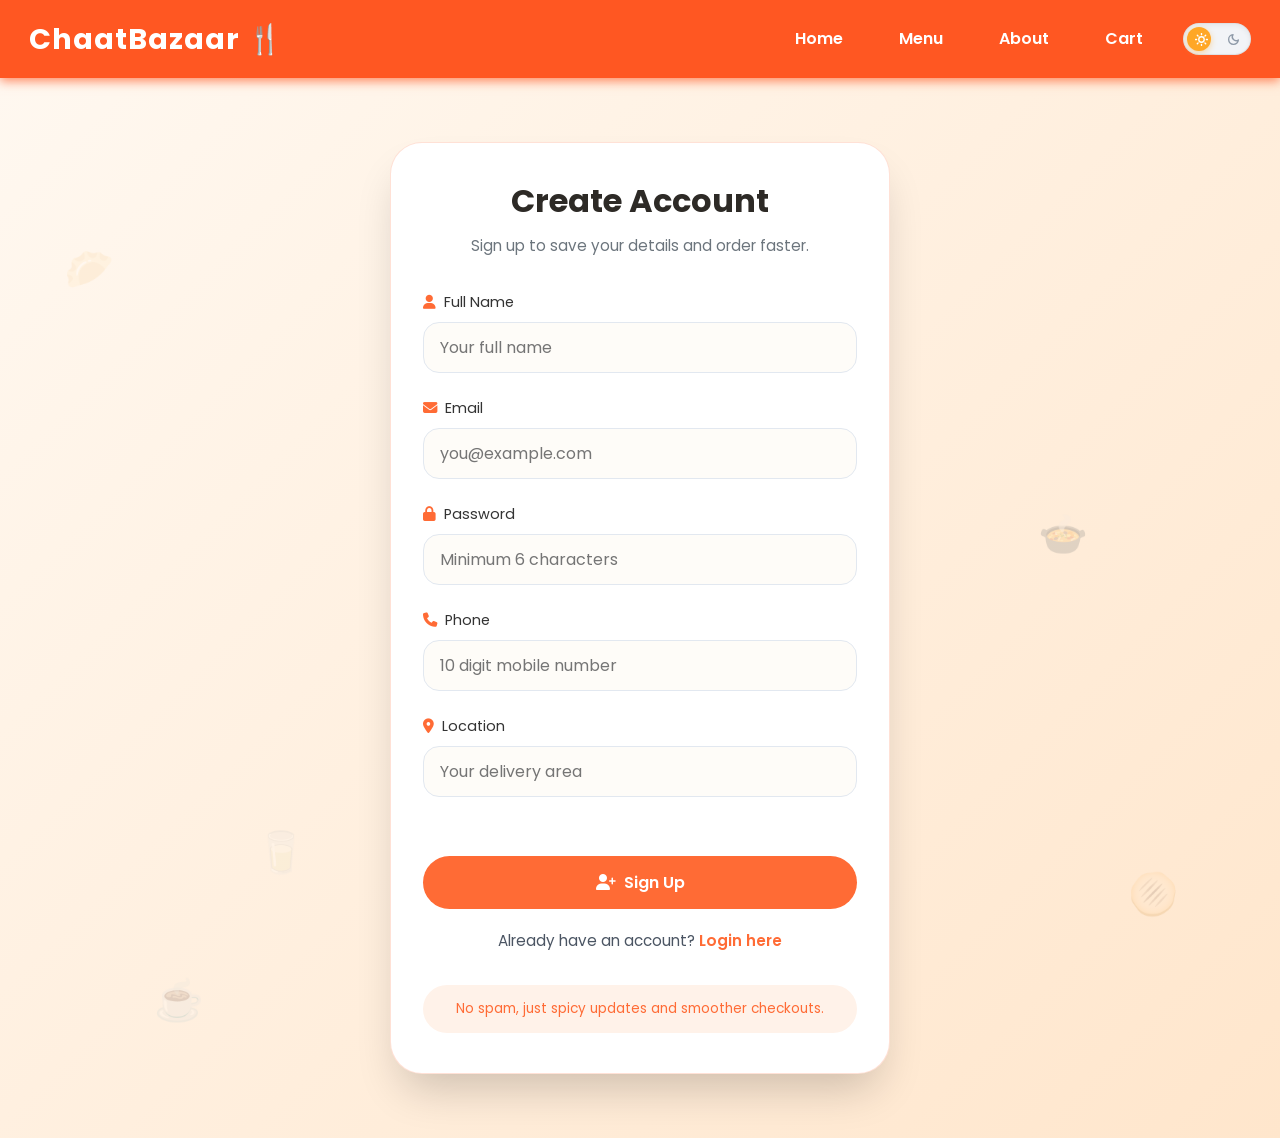
<file: signup.html>
<!DOCTYPE html>
<html lang="en">
<head>
  <meta charset="UTF-8" />
  <meta name="viewport" content="width=device-width, initial-scale=1.0" />
  <title>Sign Up | ChaatBazaar</title>
  <link rel="preconnect" href="https://fonts.googleapis.com" />
  <link rel="preconnect" href="https://fonts.gstatic.com" crossorigin />
  <link href="https://fonts.googleapis.com/css2?family=Poppins:wght@400;500;600;700&display=swap" rel="stylesheet" />
  <link rel="stylesheet" href="https://cdnjs.cloudflare.com/ajax/libs/font-awesome/6.5.1/css/all.min.css" />
  <link rel="stylesheet" href="css/style.css" />
  <link rel="stylesheet" href="css/auth.css" />
</head>
<body data-page-type="signup">
  <header>
    <div class="header-inner container" role="banner">
      <a href="index.html" class="logo" aria-label="ChaatBazaar Home">ChaatBazaar 🍴</a>
      <nav role="navigation" aria-label="Primary Navigation">
        <a href="index.html" class="nav-link">Home</a>
        <a href="menu.html" class="nav-link">Menu</a>
        <a href="about.html" class="nav-link">About</a>
        <a href="cart.html" class="nav-link">Cart</a>
        <button id="theme-toggle" class="theme-toggle" aria-label="Toggle Theme">
          <span class="theme-toggle-track">
            <span class="theme-toggle-icon sun-icon">
              <svg xmlns="http://www.w3.org/2000/svg" viewBox="0 0 24 24" fill="none" stroke="currentColor" stroke-linecap="round" stroke-linejoin="round"><circle cx="12" cy="12" r="5"></circle><line x1="12" y1="1" x2="12" y2="3"></line><line x1="12" y1="21" x2="12" y2="23"></line><line x1="4.22" y1="4.22" x2="5.64" y2="5.64"></line><line x1="18.36" y1="18.36" x2="19.78" y2="19.78"></line><line x1="1" y1="12" x2="3" y2="12"></line><line x1="21" y1="12" x2="23" y2="12"></line><line x1="4.22" y1="19.78" x2="5.64" y2="18.36"></line><line x1="18.36" y1="5.64" x2="19.78" y2="4.22"></line></svg>
            </span>
            <span class="theme-toggle-icon moon-icon">
              <svg xmlns="http://www.w3.org/2000/svg" viewBox="0 0 24 24" fill="none" stroke="currentColor" stroke-linecap="round" stroke-linejoin="round"><path d="M21 12.79A9 9 0 1 1 11.21 3 7 7 0 0 0 21 12.79z"></path></svg>
            </span>
            <span class="theme-toggle-thumb"></span>
          </span>
        </button>
      </nav>
    </div>
  </header>

  <main class="auth-main" role="main" aria-label="Signup form">
    <div class="food-animation-bg" aria-hidden="true">
      <span class="floating-food samosa">🥟</span>
      <span class="floating-food pani-puri">🫓</span>
      <span class="floating-food chaat">🍲</span>
      <span class="floating-food chai">☕</span>
      <span class="floating-food lassi">🥛</span>
    </div>

    <section class="auth-wrapper">
      <div class="auth-card">
        <div class="auth-header">
          <h2>Create Account</h2>
          <p>Sign up to save your details and order faster.</p>
        </div>

        <form id="signup-form" novalidate>
          <div class="input-group">
            <label for="signup-name"><i class="fa-solid fa-user"></i>Full Name</label>
            <input type="text" id="signup-name" placeholder="Your full name" autocomplete="name" required />
            <p id="signup-name-error" class="error-message" aria-live="polite"></p>
          </div>

          <div class="input-group">
            <label for="signup-email"><i class="fa-solid fa-envelope"></i>Email</label>
            <input type="email" id="signup-email" placeholder="you@example.com" autocomplete="email" required />
            <p id="signup-email-error" class="error-message" aria-live="polite"></p>
          </div>

          <div class="input-group">
            <label for="signup-password"><i class="fa-solid fa-lock"></i>Password</label>
            <input type="password" id="signup-password" placeholder="Minimum 6 characters" minlength="6" autocomplete="new-password" required />
            <p id="signup-password-error" class="error-message" aria-live="polite"></p>
          </div>

          <div class="input-group">
            <label for="signup-phone"><i class="fa-solid fa-phone"></i>Phone</label>
            <input type="tel" id="signup-phone" placeholder="10 digit mobile number" maxlength="10" autocomplete="tel" required />
            <p id="signup-phone-error" class="error-message" aria-live="polite"></p>
          </div>

          <div class="input-group">
            <label for="signup-location"><i class="fa-solid fa-location-dot"></i>Location</label>
            <input type="text" id="signup-location" placeholder="Your delivery area" autocomplete="street-address" required />
            <p id="signup-location-error" class="error-message" aria-live="polite"></p>
          </div>

          <p class="form-message" aria-live="polite"></p>

          <button type="submit" class="auth-btn">
            <i class="fa-solid fa-user-plus"></i>
            Sign Up
          </button>
        </form>

        <p class="auth-switch-text">
          Already have an account?
          <a class="auth-link" href="login.html">Login here</a>
        </p>

        <p class="auth-footer-note">No spam, just spicy updates and smoother checkouts.</p>
      </div>
    </section>
  </main>

  <script src="js/auth.js"></script>
</body>
</html>
</file>
<file: css/style.css>
@font-face {
  font-family: 'Poppins';
  src: url('../fonts/Poppins-Light.ttf') format('truetype');
  font-weight: 300;
}
@font-face {
  font-family: 'Poppins';
  src: url('../fonts/Poppins-Bold.ttf') format('truetype');
  font-weight: 700;
}
@font-face {
  font-family: 'Poppins';
  src: url('../fonts/Poppins-Regular.ttf') format('truetype');
  font-weight: 500;
}
    * {
      margin: 0; padding: 0; box-sizing: border-box;
    }
    html {
      scroll-behavior: smooth;
    }
    body {
      font-family: 'Poppins', sans-serif;
      background: #fff8f0;
      color: #3e3e3e;
      line-height: 1.6;
      font-size: 16px;
      overflow-x: hidden;
    }
    a {
      text-decoration: none;
      color: inherit;
    }
    img {
      max-width: 100%;
      display: block;
      border-radius: 12px;
    }
    button {
      cursor: pointer;
      font-family: inherit;
    }

    /* ===== Container ===== */
    .container {
      max-width: 1200px;
      margin: 0 auto;
      padding: 0 1rem;
    }

    /* ===== Toast Notification ===== */

.toast-notification {
  position: fixed;
  top: 90px;
  left: 50%;
  transform: translateX(-50%) translateY(-20px);

  background: linear-gradient(135deg, #ff7a00, #ff9a3c);
  color: #fff;

  padding: 14px 24px;
  border-radius: 14px;

  font-size: 15px;
  font-weight: 600;

  min-width: 280px;
  text-align: center;

  box-shadow: 0 10px 25px rgba(0,0,0,0.18);

  opacity: 0;
  transition: all 0.35s ease;

  z-index: 9999;
  pointer-events: none;

  border: 1px solid rgba(255,255,255,0.2);
  backdrop-filter: blur(8px);
}

.toast-notification.show {
  opacity: 1;
  transform: translateX(-50%) translateY(0);
}

.coupon-section {
  background: #fff3e0;
  border: 1px dashed #ff8f4b;
  border-radius: 14px;
  padding: 1rem;
  margin: 1.5rem 0;
}

.coupon-section h2 {
  margin-bottom: 0.75rem;
  font-size: 1.05rem;
  color: #d84315;
}

.coupon-input-row {
  display: flex;
  flex-wrap: wrap;
  gap: 0.75rem;
  align-items: center;
}

.coupon-input-row input {
  flex: 1 1 220px;
  padding: 0.95rem 1rem;
  border: 1px solid #ffcc9b;
  border-radius: 12px;
  background: #fff;
  color: #3e3e3e;
}

.coupon-input-row button,
.secondary-btn {
  padding: 0.95rem 1.25rem;
  border: none;
  border-radius: 12px;
  font-weight: 700;
}

.coupon-input-row button {
  background: #ff7b54;
  color: #fff;
}

.secondary-btn {
  background: #eceff1;
  color: #263238;
  border: 1px solid #cfd8dc;
}

.coupon-message {
  margin-top: 0.75rem;
  font-size: 0.95rem;
  min-height: 1.2rem;
}

.coupon-message.success {
  color: #2e7d32;
}

.coupon-message.error {
  color: #c62828;
}

.coupon-applied-label {
  margin-top: 0.5rem;
  font-size: 0.95rem;
  color: #4e342e;
}

.price-breakdown {
  background: #fff;
  border: 1px solid #ffe0b2;
  border-radius: 14px;
  padding: 1rem;
}

.price-breakdown p {
  display: flex;
  justify-content: space-between;
  gap: 1rem;
  margin: 0 0 0.75rem;
}

.price-breakdown .grand-total {
  font-weight: 700;
  color: #bf360c;
}

@media (max-width: 600px) {
  .coupon-input-row {
    flex-direction: column;
  }
}

/* ===== Mobile Responsive ===== */

@media (max-width: 600px) {
  .toast-notification {
    width: calc(100% - 32px);
    min-width: unset;

    left: 16px;
    right: 16px;

    transform: translateY(-20px);

    font-size: 14px;
    padding: 12px 16px;
  }

  .toast-notification.show {
    transform: translateY(0);
  }
}

/* Cart Count Bounce */

.cart-bounce {
  animation: cartBounce 0.4s ease;
}

@keyframes cartBounce {
  0% {
    transform: scale(1);
  }

  50% {
    transform: scale(1.3);
  }

  100% {
    transform: scale(1);
  }
}

    /* ===== Header ===== */
    header {
      position: sticky;
      top: 0;
      z-index: 1000;
      background: #ff5722;
      box-shadow: 0 3px 10px rgb(255 87 34 / 0.7);
      user-select: none;
    }
    .header-inner {
      max-width: 1600px;
      margin: 0 auto;
      padding: 1rem 1.8rem;
      display: flex;
      align-items: center;
      justify-content: space-between;
    }
    .logo {
      font-weight: 700;
      font-size: 1.8rem;
      color: #fff;
      letter-spacing: 1px;
      user-select: none;
      display: flex;
      align-items: center;
      white-space: nowrap;
      gap: 0.4rem;
      margin-right: 2rem;
    }
    .navbar-logo-img {
      height: 42px;
      width: 42px;
      object-fit: cover;
      border-radius: 50%;
      background: white;
      padding: 2px;
      box-shadow: 0 2px 5px rgba(0, 0, 0, 0.1);
      transition: transform 0.3s ease;
    }
    .logo:hover .navbar-logo-img {
      transform: scale(1.08);
    }
    nav {
      display: flex;
      align-items: center;
      gap: 1.5rem;
      font-weight: 600;
    }
    nav a {
      color: white;
      padding: 0.5rem 1rem;
      border-radius: 8px;
      transition: background 0.3s ease;
    }
    nav a:hover,
    nav a.active {
      background: #e64a19;
      box-shadow: 0 0 8px rgb(230 74 25 / 0.8);
    }

    /* ===== Modern Cart Button ===== */
    .cart-btn-modern {
      display: inline-flex !important;
      align-items: center;
      gap: 0.6rem;
      position: relative;
      padding: 0.4rem 1.1rem !important;
      border-radius: 50px !important;
      background: rgba(255, 255, 255, 0.1) !important;
      border: 1px solid rgba(255, 255, 255, 0.15) !important;
      transition: all 0.3s cubic-bezier(0.4, 0, 0.2, 1) !important;
      overflow: visible !important;
      text-decoration: none !important;
      white-space: nowrap !important;
    }
    .cart-btn-modern:hover {
      background: #e64a19 !important;
      border-color: #ff5722 !important;
      box-shadow: 0 4px 15px rgba(230, 74, 25, 0.4) !important;
      transform: translateY(-1px);
    }
    .cart-btn-modern.active {
      background: #ff5722 !important;
      border-color: #ff7b54 !important;
      box-shadow: 0 4px 15px rgba(255, 87, 34, 0.3) !important;
    }
    .cart-icon-wrapper {
      position: relative;
      display: flex;
      align-items: center;
      justify-content: center;
    }
    .cart-svg-icon {
      width: 18px;
      height: 18px;
      stroke: #ffffff;
      stroke-width: 2.2;
      transition: transform 0.2s ease;
    }
    .cart-btn-modern:hover .cart-svg-icon {
      transform: scale(1.1);
    }
    .cart-badge {
      position: absolute;
      top: -9px;
      right: -9px;
      background-color: #ffc107;
      color: #3e2723;
      font-size: 0.65rem;
      font-weight: 800;
      min-width: 16px;
      height: 16px;
      border-radius: 50%;
      display: flex;
      align-items: center;
      justify-content: center;
      padding: 1px;
      box-shadow: 0 2px 5px rgba(0, 0, 0, 0.2);
      border: 1.5px solid #ff5722;
      transition: transform 0.3s cubic-bezier(0.175, 0.885, 0.32, 1.275);
    }
    
    /* Bounce animation when item added to cart */
    .cart-bounce {
      animation: badgeBounce 0.4s cubic-bezier(0.175, 0.885, 0.32, 1.275) !important;
    }
    @keyframes badgeBounce {
      0%, 100% {
        transform: scale(1);
      }
      50% {
        transform: scale(1.45);
      }
    }

    /* ===== Dropdown Nav ===== */
    .dropdown {
      position: relative;
    }
    .dropdown-toggle {
      display: flex;
      align-items: center;
      gap: 0.3rem;
      user-select: none;
    }
    .dropdown-toggle::after {
      content: "▼";
      font-size: 0.6rem;
      color: white;
    }
    .dropdown-menu {
      position: absolute;
      top: 2.8rem;
      left: 0;
      background: #ff5722;
      border-radius: 8px;
      min-width: 140px;
      box-shadow: 0 6px 20px rgb(0 0 0 / 0.3);
      opacity: 0;
      visibility: hidden;
      transform: translateY(10px);
      transition: all 0.3s ease;
      z-index: 10;
    }
    .dropdown-menu a {
      display: block;
      padding: 0.6rem 1rem;
      color: white;
      font-weight: 600;
      border-radius: 8px;
      transition: background 0.3s ease;
    }
    .dropdown-menu a:hover {
      background: #e64a19;
    }
    .dropdown:hover .dropdown-menu,
    .dropdown:focus-within .dropdown-menu {
      opacity: 1;
      visibility: visible;
      transform: translateY(0);
    }

    /* ===== Auth/Profile Nav ===== */
    .auth-nav-item {
      display: inline-flex;
      align-items: center;
      margin-left: 0.25rem;
      position: relative;
      z-index: 12;
    }

    .login-btn-nav {
      display: inline-flex;
      align-items: center;
      justify-content: center;
      min-height: 40px;
      padding: 0.55rem 1.1rem;
      border-radius: 999px;
      background: #ffffff;
      color: #ff5722;
      font-weight: 700;
      box-shadow: 0 10px 22px rgba(0, 0, 0, 0.12);
      transition: transform 0.25s ease, box-shadow 0.25s ease, background-color 0.25s ease;
    }

    .login-btn-nav:hover,
    .login-btn-nav:focus-visible {
      transform: translateY(-1px);
      background: #fff2e9;
      box-shadow: 0 14px 28px rgba(0, 0, 0, 0.14);
    }

    .profile-menu {
      position: relative;
      display: inline-flex;
      align-items: center;
    }

    .profile-toggle {
      display: inline-flex;
      align-items: center;
      justify-content: center;
      width: 42px;
      height: 42px;
      border: none;
      border-radius: 50%;
      background: #ffffff;
      color: #ff5722;
      box-shadow: 0 10px 22px rgba(0, 0, 0, 0.12);
      transition: transform 0.25s ease, box-shadow 0.25s ease, background-color 0.25s ease;
      padding: 0;
    }

    .profile-toggle:hover,
    .profile-toggle:focus-visible {
      transform: translateY(-1px);
      background: #fff2e9;
      box-shadow: 0 14px 28px rgba(0, 0, 0, 0.14);
    }

    .profile-avatar {
      display: inline-flex;
      align-items: center;
      justify-content: center;
      width: 24px;
      height: 24px;
    }

    .profile-avatar svg {
      width: 22px;
      height: 22px;
      stroke-width: 1.9;
    }

    .profile-dropdown {
      position: absolute;
      top: calc(100% + 0.8rem);
      right: 0;
      width: min(260px, calc(100vw - 1.5rem));
      padding: 0.85rem;
      border-radius: 20px;
      background: #ffffff;
      border: 1px solid rgba(255, 87, 34, 0.14);
      box-shadow: 0 22px 44px rgba(0, 0, 0, 0.18);
      opacity: 0;
      visibility: hidden;
      transform: translateY(10px);
      transition: opacity 0.2s ease, transform 0.2s ease, visibility 0.2s ease;
      z-index: 1002;
    }

    .profile-menu.open .profile-dropdown {
      opacity: 1;
      visibility: visible;
      transform: translateY(0);
    }

    .profile-dropdown-header {
      padding: 0.25rem 0.55rem 0.85rem;
      border-bottom: 1px solid rgba(255, 87, 34, 0.1);
      margin-bottom: 0.35rem;
    }

    .profile-dropdown-name {
      display: block;
      font-weight: 700;
      color: #2d2a26;
      word-break: break-word;
    }

    .profile-dropdown-email {
      display: block;
      margin-top: 0.2rem;
      font-size: 0.82rem;
      color: #6c757d;
      word-break: break-word;
    }

    .profile-dropdown a,
    .profile-dropdown button {
      display: flex;
      width: 100%;
      align-items: center;
      justify-content: flex-start;
      padding: 0.8rem 0.95rem;
      border: none;
      border-radius: 14px;
      background: transparent;
      color: #2d2a26;
      font: inherit;
      font-weight: 600;
      text-align: left;
      transition: background-color 0.2s ease, color 0.2s ease;
    }

    .profile-dropdown a:hover,
    .profile-dropdown a:focus-visible,
    .profile-dropdown button:hover,
    .profile-dropdown button:focus-visible {
      background: #fff2e9;
      color: #ff5722;
    }

    .profile-dropdown-logout {
      margin-top: 0.15rem;
      color: #c2410c;
    }

    .sr-only {
      position: absolute;
      width: 1px;
      height: 1px;
      padding: 0;
      margin: -1px;
      overflow: hidden;
      clip: rect(0, 0, 0, 0);
      white-space: nowrap;
      border: 0;
    }

    @media (max-width: 860px) {
      .profile-dropdown {
        right: 0;
        left: auto;
      }
    }

    @media (max-width: 600px) {
      .auth-nav-item {
        margin-left: 0;
      }

      .login-btn-nav {
        min-height: 44px;
        padding: 0.55rem 1rem;
      }

      .profile-toggle {
        width: 44px;
        height: 44px;
      }

      .profile-dropdown {
        width: min(240px, calc(100vw - 1rem));
      }
    }

    /* ===== Search Bar ===== */
    .search-bar {
      position: relative;
      margin-left: 1.2rem;
      display: flex;
      align-items: center;
    }
    .search-bar input {
      padding: 0.5rem 2.4rem 0.5rem 1rem;
      border-radius: 24px;
      border: 1px solid rgba(255, 87, 34, 0.15);
      background-color: #fdfbf8;
      outline: none;
      font-size: 0.95rem;
      color: #3e2723;
      transition: all 0.3s cubic-bezier(0.4, 0, 0.2, 1);
      width: 210px;
      box-shadow: inset 0 2px 4px rgba(0, 0, 0, 0.02);
    }
    .search-bar input::placeholder {
      color: #a1887f;
      opacity: 0.8;
    }
    .search-bar input:hover {
      border-color: rgba(255, 87, 34, 0.4);
    }
    .search-bar input:focus {
      background-color: #ffffff;
      border-color: #ff5722;
      box-shadow: 0 0 0 3px rgba(255, 87, 34, 0.15), 0 4px 12px rgba(255, 87, 34, 0.08);
    }
    .search-bar button {
      position: absolute;
      right: 8px;
      top: 50%;
      transform: translateY(-50%);
      border: none;
      background: transparent;
      color: #ff5722;
      padding: 4px;
      display: flex;
      align-items: center;
      justify-content: center;
      cursor: pointer;
      border-radius: 50%;
      transition: all 0.2s ease;
      user-select: none;
    }
    .search-bar button:hover {
      background-color: rgba(255, 87, 34, 0.08);
    }
    .search-bar button:active {
      transform: translateY(-50%) scale(0.9);
    }
    .search-bar button .search-svg {
      width: 16px;
      height: 16px;
      stroke-width: 2.5;
      transition: transform 0.2s cubic-bezier(0.4, 0, 0.2, 1), stroke 0.2s ease;
    }
    .search-bar button:hover .search-svg {
      transform: scale(1.1);
      stroke: #bf360c;
    }

    /* ===== Hero Section ===== */
    .hero {
      background: rgb(255, 228, 205);
      padding: 5rem 1rem 6rem;
      display: flex;
      justify-content: center;
      align-items: center;
      gap: 4.5rem;
      flex-wrap: wrap;
      height: 90vh;
    }
    .hero-content {
      flex: 1 1 400px;
      max-width: 640px;
    }
    .hero-content h1 {
      color: #ff5722;
      font-size: 3rem;
      font-weight: 700;
      margin-bottom: 2rem;
      user-select: none;
      line-height: 3.7rem;
    }
    .hero-content p {
      font-size: 1.1rem;
      margin-bottom: 2rem;
      font-weight: 600;
      user-select: text;
      line-height: 1.4;
      color: black;
    }
    .btn-primary {
      background: #e64a19;
      color: white;
      font-weight: 700;
      padding: 1rem 2.5rem;
      border-radius: 50px;
      box-shadow: 0 8px 25px rgb(255 87 34 / 0.4);
      border: none;
      transition: background 0.3s ease, color 0.3s ease;
      user-select: none;
    }
    .btn-primary:hover {
      background: #ff6333;
      color: #fff;
      box-shadow: 0 10px 30px rgb(230 74 25 / 0.6);
    }
    .hero-image {
      flex: 1 1 400px;
      max-width: 480px;
      border-radius: 25px;
      overflow: hidden;
    }
    .hero-image img {
      width: 100%;
      height: auto;
      display: block;
      user-select: none;
    }

    /* ===== Specials & Menu Section ===== */
    section.specials,
    section.menu,
    section.recently-viewed {
      padding: 4rem 1rem 5rem;
      background: #fff3e0;
    }
    .section-title {
      text-align: center;
      font-size: 2.8rem;
      font-weight: 700;
      color: #bf360c;
      margin-bottom: 2.5rem;
      user-select: none;
    }
    .cards {
      display: flex;
      flex-wrap: wrap;
      gap: 2rem;
      justify-content: center;
    }
    .menu-container {
      display: grid;
      grid-template-columns: repeat(auto-fill, minmax(260px, 1fr));
      gap: 2rem;
      justify-content: center;
      justify-items: center;
      width: 100%;
      margin-top: 2rem;
    }
    .card {
      background: white;
      border-radius: 20px;
      box-shadow: 0 8px 30px rgb(0 0 0 / 0.12);
      width: 260px;
      display: flex;
      flex-direction: column;
      align-items: center;
      padding: 1rem 1rem 1.8rem;
      transition: transform 0.3s ease, box-shadow 0.3s ease;
      user-select: none;
      cursor: default;
    }
    .card:hover {
      transform: translateY(-8px);
      box-shadow: 0 15px 35px rgb(0 0 0 / 0.2);
    }
    .add-btn{
      background-color: green;
      padding: 3px 8px;
      border-radius: 15px;
      color: white;
      border: none;
    }
    .card img {
      border-radius: 15px;
      width: 250px;
      height: 170px;
      object-fit: cover;
      margin-bottom: 1rem;
      pointer-events: none;
      user-select: none;
    }
    .card h3 {
      font-size: 1.4rem;
      font-weight: 700;
      margin-bottom: 0.6rem;
      color: #3e2723;
      user-select: text;
    }
    .card p.price {
      font-weight: 600;
      color: #bf360c;
      margin-bottom: 1rem;
      user-select: text;
    }
    .card p.description {
      font-size: 0.9rem;
      color: #5d4037;
      margin-bottom: 1.3rem;
      text-align: center;
      user-select: text;
    }
    .btn-add {
      background: #ff5722;
      color: white;
      border-radius: 40px;
      padding: 0.5rem 1.8rem;
      border: none;
      font-weight: 700;
      font-size: 1rem;
      box-shadow: 0 6px 15px rgb(255 87 34 / 0.6);
      user-select: none;
      transition: background 0.3s ease;
    }
    .btn-add:hover {
      background: #e64a19;
      box-shadow: 0 8px 20px rgb(230 74 25 / 0.8);
    }

    /* ===== Menu Filters ===== */
    .filter-buttons {
      display: flex;
      justify-content: center;
      gap: 1rem;
      margin-bottom: 3rem;
      flex-wrap: wrap;
      user-select: none;
    }
    .filter-btn {
      background: #fff3e0;
      border: 2px solid #ff5722;
      color: #ff5722;
      padding: 0.6rem 1.8rem;
      border-radius: 50px;
      font-weight: 600;
      font-size: 1rem;
      transition: all 0.3s ease;
    }
    .filter-btn.active,
    .filter-btn:hover {
      background: #ff5722;
      color: white;
      box-shadow: 0 6px 20px rgb(255 87 34 / 0.6);
    }

    /* ===== Cart Sidebar ===== */
    #cart-sidebar {
      position: fixed;
      top: 0;
      right: -400px;
      width: 380px;
      height: 100vh;
      background: #fff3e0;
      box-shadow: -6px 0 25px rgb(0 0 0 / 0.25);
      transition: right 0.4s ease;
      display: flex;
      flex-direction: column;
      z-index: 1500;
      user-select: none;
    }
    #cart-sidebar.open {
      right: 0;
    }
    #cart-header {
      background: #ff5722;
      color: white;
      padding: 1.3rem 1.5rem;
      font-weight: 700;
      font-size: 1.4rem;
      display: flex;
      justify-content: space-between;
      align-items: center;
    }
    #cart-close {
      background: transparent;
      border: none;
      color: white;
      font-size: 1.6rem;
      font-weight: 900;
      cursor: pointer;
      user-select: none;
    }
    #cart-items {
      flex-grow: 1;
      overflow-y: auto;
      padding: 1rem 1.5rem;
    }
    .cart-item {
      display: flex;
      gap: 1rem;
      margin-bottom: 1.4rem;
      border-radius: 15px;
      background: white;
      box-shadow: 0 6px 18px rgb(0 0 0 / 0.1);
      padding: 1rem;
      align-items: center;
    }
    .cart-item img {
      width: 80px;
      height: 60px;
      border-radius: 12px;
      object-fit: cover;
      user-select: none;
    }
    .cart-item-info {
      flex: 1;
      user-select: text;
    }
    .cart-item-info h4 {
      font-weight: 700;
      color: #3e2723;
      margin-bottom: 0.3rem;
    }
    .cart-item-info p {
      color: #5d4037;
      font-size: 0.9rem;
      margin-bottom: 0.5rem;
    }
    .qty-controls {
      display: flex;
      gap: 0.4rem;
      align-items: center;
      font-weight: 700;
      user-select: none;
    }
    .qty-controls button {
      background: #ff5722;
      color: white;
      border: none;
      padding: 0.3rem 0.7rem;
      font-size: 1.1rem;
      border-radius: 5px;
      transition: background 0.3s ease;
      cursor: pointer;
    }
    .qty-controls button:hover {
      background: #e64a19;
    }
    .qty-controls span {
      min-width: 24px;
      text-align: center;
      font-size: 1rem;
      user-select: none;
    }
    .cart-item-remove {
      background: transparent;
      border: none;
      color: #bf360c;
      font-weight: 700;
      cursor: pointer;
      font-size: 0.95rem;
      user-select: none;
      transition: color 0.3s ease;
    }
    .cart-item-remove:hover {
      color: #e64a19;
    }
    #cart-footer {
      padding: 1rem 1.5rem;
      border-top: 2px solid #ff5722;
      font-weight: 700;
      font-size: 1.3rem;
      color: #bf360c;
      display: flex;
      justify-content: space-between;
      align-items: center;
    }
    #checkout-btn {
      background: #ff5722;
      border: none;
      padding: 0.7rem 2rem;
      border-radius: 50px;
      font-weight: 700;
      color: white;
      box-shadow: 0 8px 25px rgb(255 87 34 / 0.7);
      transition: background 0.3s ease;
      user-select: none;
    }
    #checkout-btn:hover:not(:disabled) {
      background: #e64a19;
      box-shadow: 0 10px 30px rgb(230 74 25 / 0.9);
    }
    #checkout-btn:disabled {
      background: #ffb399;
      cursor: not-allowed;
      box-shadow: none;
    }

    /* ===== About Section ===== */
    section.about {
      padding: 5rem 1rem 7rem;
      background: white;
      color: #3e3e3e;
      user-select: text;
    }
    .about .container {
      max-width: 900px;
      margin: 0 auto;
    }
    .about h2 {
      font-size: 2.8rem;
      font-weight: 700;
      color: #bf360c;
      margin-bottom: 2rem;
      text-align: center;
      user-select: none;
    }
    .about p {
      font-size: 1.1rem;
      line-height: 1.5;
      color: #5d4037;
      margin-bottom: 2rem;
    }
    .team {
      display: flex;
      gap: 2rem;
      justify-content: center;
      flex-wrap: wrap;
      margin-bottom: 3rem;
    }
   
   .team-member {
   width: 100%;
   max-width: 420px;
   min-width: 280px;
   height: 320px;
   flex: 1 1 320px;
   perspective: 1000px;
   background: transparent;
   border-radius: 20px;
   box-shadow: none;
   padding: 0;
   text-align: center;
   user-select: none;
}

.team-member-inner {
  position: relative;
  width: 100%;
  height: 100%;
  transition: transform 0.8s ease;
  transform-style: preserve-3d;
}

.team-member:hover .team-member-inner,
.team-member:focus .team-member-inner {
  transform: rotateY(180deg);
}

.team-member-front,
.team-member-back {
  position: absolute;
  width: 100%;
  height: 100%;
  background: #fff3e0;
  border-radius: 20px;
  box-shadow: 0 8px 20px rgb(0 0 0 / 0.1);
  backface-visibility: hidden;

  display: flex;
  flex-direction: column;
  align-items: center;
  justify-content: center;

  padding: 1.5rem 1.2rem;
  box-sizing: border-box;
}

.team-member-front:hover,
.team-member-back:hover {
  box-shadow: 0 12px 28px rgb(0 0 0 / 0.15);
}

.team-member-back {
  transform: rotateY(180deg);
}

.team-member img {
  width: 140px;
  height: 140px;
  border-radius: 50%;
  margin-bottom: 1rem;
  object-fit: cover;
  user-select: none;
}

.team-member h4 {
  font-weight: 700;
  margin-bottom: 0.3rem;
  color: #3e2723;
}

.team-member p {
  font-size: 0.9rem;
  color: #5d4037;
  user-select: text;
}

.team-member-back p {
  max-width: 85%;
  line-height: 1.5;
}

    /* ===== Contact Section ===== */
    section.contact {
      padding: 5rem 1rem 7rem;
      background: white;
      color: #3e3e3e;
      user-select: text;
    }
    section.contact .container {
      max-width: 900px;
      margin: 0 auto;
    }
    section.contact h2 {
      font-size: 2.8rem;
      font-weight: 700;
      color: #bf360c;
      margin-bottom: 3rem;
      text-align: center;
      user-select: none;
    }

    /* ===== Contact Form ===== */
    form.contact-form {
      max-width: 500px;
      margin: 0 auto;
      background: #fff3e0;
      padding: 2rem 2.5rem;
      border-radius: 20px;
      box-shadow: 0 10px 28px rgb(0 0 0 / 0.12);
      user-select: text;
    }
    form.contact-form label {
      display: block;
      margin-bottom: 0.5rem;
      font-weight: 600;
      color: #bf360c;
      user-select: none;
    }
    form.contact-form input,
    form.contact-form textarea {
      width: 100%;
      padding: 0.7rem 1rem;
      border-radius: 12px;
      border: 2px solid #ffcc99;
      font-size: 1rem;
      margin-bottom: 1.3rem;
      font-family: inherit;
      resize: vertical;
      transition: border-color 0.3s ease;
      user-select: text;
    }
    form.contact-form input:focus,
    form.contact-form textarea:focus {
      border-color: #ff5722;
      outline: none;
    }
    form.contact-form textarea {
      min-height: 100px;
    }
    .error-msg {
      font-size: 0.85rem;
      color: #c0392b;
      margin-top: -1rem;
      margin-bottom: 0.8rem;
      min-height: 1rem;
      display: block;
      user-select: none;
    }
    .form-success-msg {
      margin-top: 0.8rem;
      margin-bottom: 1rem;
      padding: 0.8rem 1rem;
      background-color: #e8f5e9;
      color: #2e7d32;
      border-left: 4px solid #43a047;
      border-radius: 8px;
      font-size: 0.95rem;
      font-weight: 600;
      animation: fadeInDown 0.4s ease;
    }
    @keyframes fadeInDown {
      from { opacity: 0; transform: translateY(-8px); }
      to   { opacity: 1; transform: translateY(0); }
    }
    .btn-submit {
      background: #ff5722;
      color: white;
      font-weight: 700;
      padding: 0.9rem 2rem;
      border-radius: 50px;
      border: none;
      box-shadow: 0 8px 25px rgb(255 87 34 / 0.7);
      transition: background 0.3s ease;
      user-select: none;
      width: 100%;
    }
    .btn-submit:hover {
      background: #e64a19;
    }

    /* ===== Testimonials ===== */
    section.testimonials {
      padding: 5rem 1rem 7rem;
      background: #fff3e0;
      color: #3e2723;
      user-select: none;
    }
    .testimonial-cards {
      max-width: 900px;
      margin: 0 auto;
      display: flex;
      gap: 2rem;
      flex-wrap: wrap;
      justify-content: center;
    }
    .testimonial {
      background: white;
      padding: 1.8rem 2rem;
      border-radius: 20px;
      box-shadow: 0 10px 30px rgb(0 0 0 / 0.1);
      max-width: 320px;
      position: relative;
      font-style: italic;
      user-select: text;
    }
    .testimonial::before {
      content: "“";
      position: absolute;
      font-size: 4rem;
      top: -20px;
      left: 20px;
      color: #ff5722;
      font-weight: 900;
      user-select: none;
    }
    .testimonial p {
      margin-bottom: 1rem;
    }
    .testimonial .author {
      font-weight: 700;
      text-align: right;
      color: #bf360c;
      user-select: text;
    }

    /* ===== Newsletter Signup ===== */
    section.newsletter {
      background: #ff5722;
      color: white;
      padding: 3rem 1rem 5rem;
      text-align: center;
      user-select: none;
    }
    section.newsletter h2 {
      font-weight: 700;
      font-size: 2.5rem;
      margin-bottom: 1rem;
    }
    section.newsletter p {
      font-weight: 500;
      margin-bottom: 1.5rem;
    }
    .newsletter-form {
      max-width: 400px;
      margin: 0 auto;
      display: flex;
      gap: 0.6rem;
      justify-content: center;
      flex-wrap: wrap;
    }
    .newsletter-form input {
      padding: 0.8rem 1rem;
      border-radius: 40px;
      border: none;
      flex-grow: 1;
      font-size: 1rem;
      outline: none;
      font-family: inherit;
    }
    .newsletter-form button {
      padding: 0.8rem 1.8rem;
      background: #fff;
      border: none;
      border-radius: 40px;
      color: #ff5722;
      font-weight: 700;
      box-shadow: 0 6px 15px rgb(255 87 34 / 0.8);
      transition: background 0.3s ease;
      user-select: none;
      font-size: 1rem;
      cursor: pointer;
    }
    .newsletter-form button:hover {
      background: #fbe9e7;
    }

    /* ===== Modern Premium Footer ===== */
    footer {
      background: #fff3e0; /* Warm cream background */
      color: #3e2723; /* Deep warm brown text */
      padding: 4rem 2rem 2rem;
      border-top: 1px solid rgba(255, 87, 34, 0.15);
      user-select: text; /* Allow selecting text */
      font-family: 'Poppins', sans-serif;
    }
    
    .footer-container {
      max-width: 1200px;
      margin: 0 auto;
      display: grid;
      grid-template-columns: repeat(5, 1fr);
      gap: 2rem;
      margin-bottom: 3rem;
    }
    
    @media (max-width: 1024px) {
      .footer-container {
        grid-template-columns: repeat(3, 1fr);
      }
    }
    
    @media (max-width: 768px) {
      .footer-container {
        grid-template-columns: repeat(2, 1fr);
      }
    }
    
    @media (max-width: 480px) {
      .footer-container {
        grid-template-columns: 1fr;
      }
    }
    
    .footer-brand {
      font-size: 1.8rem;
      font-weight: 700;
      color: #ff5722; /* Vibrant orange logo */
      margin-bottom: 1rem;
      display: flex;
      align-items: center;
      gap: 0.5rem;
      font-family: 'Poppins', sans-serif;
    }
    .footer-logo-img {
      height: 40px;
      width: 40px;
      object-fit: cover;
      border-radius: 50%;
      background: white;
      padding: 2px;
      box-shadow: 0 2px 5px rgba(0, 0, 0, 0.1);
      transition: transform 0.3s ease;
    }
    .footer-brand:hover .footer-logo-img {
      transform: scale(1.08);
    }
    
    .footer-desc {
      font-size: 0.95rem;
      color: #5d4037;
      line-height: 1.6;
      max-width: 320px;
    }
    
    .footer-column h3 {
      font-size: 1.15rem;
      font-weight: 700;
      color: #bf360c; /* Deep brand orange */
      margin-bottom: 1.25rem;
      text-transform: uppercase;
      letter-spacing: 0.5px;
    }
    
    .footer-links {
      list-style: none;
      padding: 0;
      margin: 0;
      display: flex;
      flex-direction: column;
      gap: 0.75rem;
    }
    
    .footer-links li a {
      color: #5d4037;
      font-size: 0.95rem;
      font-weight: 500;
      transition: all 0.2s ease;
      display: inline-block;
    }
    
    .footer-links li a:hover {
      color: #ff5722;
      transform: translateX(3px);
    }
    
    .footer-contact-info {
      list-style: none;
      padding: 0;
      margin: 0;
      display: flex;
      flex-direction: column;
      gap: 0.75rem;
      color: #5d4037;
      font-size: 0.95rem;
    }
    
    .footer-contact-info li {
      line-height: 1.5;
    }
    
    .footer-contact-info strong {
      color: #bf360c;
    }
    
    .footer-social-wrapper {
      margin-bottom: 1.5rem;
    }
    
    .footer-social-icons {
      display: flex;
      gap: 1rem;
      margin-top: 0.5rem;
    }
    
    .footer-social-icons a {
      display: flex;
      align-items: center;
      justify-content: center;
      width: 38px;
      height: 38px;
      border-radius: 50%;
      background: #ff5722;
      color: white !important;
      font-size: 1.1rem;
      transition: all 0.3s ease;
    }
    
    .footer-social-icons a:hover {
      background: #bf360c;
      transform: translateY(-3px);
      box-shadow: 0 4px 10px rgba(255, 87, 34, 0.3);
    }
    
    .footer-bottom {
      border-top: 1px solid rgba(255, 87, 34, 0.1);
      padding-top: 1.5rem;
      text-align: center;
      font-size: 0.9rem;
      color: #8d6e63;
      font-weight: 500;
    }
    
    .footer-bottom p {
      margin: 0;
    }
    
    /* Dark Mode Overrides */
    body.dark footer {
      background: #1e1e1e;
      border-top-color: rgba(255, 87, 34, 0.1);
      color: #ccc;
    }
    
    body.dark .footer-desc, 
    body.dark .footer-links li a, 
    body.dark .footer-contact-info {
      color: #aaa;
    }
    
    body.dark .footer-links li a:hover {
      color: #ff7b54;
    }
    
    body.dark .footer-bottom {
      border-top-color: rgba(255, 255, 255, 0.05);
      color: #777;
    }

    /* ===== Enhanced Animations & Transitions ===== */
    .card {
      transition: all 0.3s cubic-bezier(0.25, 0.46, 0.45, 0.94);
    }

    .card:hover {
      animation: cardBounce 0.6s ease-out;
    }

    @keyframes cardBounce {
      0% {
        transform: translateY(0);
      }
      50% {
        transform: translateY(-12px);
      }
      100% {
        transform: translateY(-8px);
      }
    }

    /* Button enhancements */
    button {
      transition: all 0.3s ease;
      position: relative;
    }

    .btn-primary:active,
    .btn-add:active,
    .filter-btn:active {
      transform: scale(0.98);
    }

    /* Card image zoom on hover */
    .card img {
      transition: transform 0.4s ease;
    }

    .card:hover img {
      transform: scale(1.05);
    }

    /* Smooth filter transitions */
    .filter-btn {
      transition: all 0.3s ease;
    }

    .filter-btn.active {
      animation: filterPulse 0.5s ease;
    }

    @keyframes filterPulse {
      0%, 100% {
        transform: scale(1);
      }
      50% {
        transform: scale(1.05);
      }
    }

    /* Navigation link enhancements */
    nav a {
      position: relative;
      overflow: hidden;
    }

    nav a::after {
      content: '';
      position: absolute;
      bottom: 0;
      left: -100%;
      width: 100%;
      height: 2px;
      background: rgba(255, 255, 255, 0.5);
      transition: left 0.3s ease;
    }

    nav a:hover::after {
      left: 0;
    }

    /* Search input enhancement */
    .search-bar input {
      transition: all 0.3s ease;
    }

    .search-bar input::placeholder {
      transition: color 0.3s ease;
    }

    .search-bar input:focus::placeholder {
      color: transparent;
    }

    /* Cart animations */
    .cart-item {
      animation: slideInCart 0.3s ease-out;
    }

    @keyframes slideInCart {
      from {
        opacity: 0;
        transform: translateX(-20px);
      }
      to {
        opacity: 1;
        transform: translateX(0);
      }
    }

    /* Responsive button text for mobile */
    @media (max-width: 480px) {
      .btn-primary,
      .btn-add {
        padding: 0.8rem 1.5rem;
        font-size: 0.95rem;
      }
    }

    /* ===== Responsive ===== */
    @media (max-width: 1024px) {
      .hero {
        flex-direction: column;
        padding: 4rem 1rem 5rem;
      }
      .hero-content,
      .hero-image {
        max-width: 100%;
      }
      nav {
        gap: 1rem;
      }
      #cart-sidebar {
        width: 100%;
        max-width: 400px;
      }
    }
    @media (max-width: 600px) {
      .cards {
        flex-direction: column;
        align-items: center;
      }
      .team {
        flex-direction: column;
        align-items: center;
      }
      .testimonial-cards {
        flex-direction: column;
        align-items: center;
      }
      .search-bar input {
        width: 130px;
      }
      .filter-buttons {
        gap: 0.8rem;
      }
    }

    /*=====Team member layout Fix===*/

    @media (max-width: 768px) {
    .team-member {
    min-width: 100%;
    max-width: 100%;
  }
  }
    /* ===== Mobile Navbar Fix ===== */
@media (max-width: 480px) {

  .header-inner {
    flex-direction: column;
    align-items: center;
    gap: 0.8rem;
    padding: 1rem;
  }

  .logo {
    font-size: 1.5rem;
    text-align: center;
  }

  nav {
    width: 100%;
    justify-content: center;
    flex-wrap: wrap;
    gap: 0.5rem;
  }

  nav a {
    padding: 0.4rem 0.7rem;
    font-size: 0.9rem;
  }

  .search-bar {
    margin-left: 0;
    width: 100%;
    display: flex;
    justify-content: center;
  }

  .search-bar input {
    width: 100%;
    max-width: 220px;
  }
}

/* ===== Skeleton UI ===== */

/* Base skeleton element */
.skeleton {
  background: linear-gradient(
    90deg,
    #f0e0d0 25%,
    #ffe0c8 50%,
    #f0e0d0 75%
  );
  background-size: 200% 100%;
  animation: shimmer 1.5s infinite;
  border-radius: 8px;
  display: block;
}

@keyframes shimmer {
  0%   { background-position: 200% 0; }
  100% { background-position: -200% 0; }
}

/* Skeleton Card — mirrors .card layout exactly */
.skeleton-card {
  background: white;
  border-radius: 20px;
  box-shadow: 0 8px 30px rgb(0 0 0 / 0.12);
  width: 260px;
  display: flex;
  flex-direction: column;
  align-items: center;
  padding: 1rem 1rem 1.8rem;
  gap: 0.8rem;
}

.skeleton-card .sk-image {
  width: 100%;
  height: 170px;
  border-radius: 15px;
}

.skeleton-card .sk-title {
  width: 70%;
  height: 20px;
  border-radius: 6px;
}

.skeleton-card .sk-desc-line {
  height: 13px;
  border-radius: 6px;
}

.skeleton-card .sk-desc-line:nth-child(1) { width: 90%; }
.skeleton-card .sk-desc-line:nth-child(2) { width: 75%; }

.skeleton-card .sk-price {
  width: 40%;
  height: 16px;
  border-radius: 6px;
  margin-top: 0.2rem;
}

.skeleton-card .sk-btn {
  width: 120px;
  height: 38px;
  border-radius: 40px;
  margin-top: 0.4rem;
}

/* Skeleton Cart Item — mirrors .cart-item layout */
.skeleton-cart-item {
  display: flex;
  gap: 1rem;
  margin-bottom: 1.4rem;
  border-radius: 15px;
  background: white;
  box-shadow: 0 6px 18px rgb(0 0 0 / 0.1);
  padding: 1rem;
  align-items: center;
}

.skeleton-cart-item .sk-thumb {
  width: 80px;
  height: 60px;
  border-radius: 12px;
  flex-shrink: 0;
}

.skeleton-cart-item .sk-lines {
  flex: 1;
  display: flex;
  flex-direction: column;
  gap: 0.5rem;
}

.skeleton-cart-item .sk-line-name {
  height: 14px;
  width: 60%;
  border-radius: 6px;
}

.skeleton-cart-item .sk-line-price {
  height: 12px;
  width: 35%;
  border-radius: 6px;
}

.skeleton-cart-item .sk-line-qty {
  height: 28px;
  width: 90px;
  border-radius: 6px;
}

/* ===== Autocomplete Search Suggestions ===== */
.search-suggestions {
  position: absolute;
  top: 100%;
  left: 0;
  width: calc(100% + 20px);
  min-width: 350px;
  max-width: 90vw;
  background: rgba(255, 255, 255, 0.98);
  backdrop-filter: blur(10px);
  border-radius: 16px;
  box-shadow: 0 12px 48px rgba(0, 0, 0, 0.2);
  margin-top: 0.8rem;
  z-index: 1001;
  overflow: hidden;
  border: 1px solid rgba(255, 87, 34, 0.15);
  animation: slideDown 0.3s cubic-bezier(0.16, 1, 0.3, 1);
  max-height: 500px;
  overflow-y: auto;
}

@keyframes slideDown {
  from { opacity: 0; transform: translateY(-10px); }
  to { opacity: 1; transform: translateY(0); }
}

.suggestion-item {
  padding: 1rem 1.4rem;
  cursor: pointer;
  display: flex;
  justify-content: space-between;
  align-items: center;
  gap: 1.5rem;
  border-bottom: 1px solid rgba(255, 87, 34, 0.08);
  transition: background 0.2s ease, transform 0.2s ease;
  min-height: 50px;
}

.suggestion-item:last-child {
  border-bottom: none;
}

.suggestion-item:hover {
  background: rgba(255, 87, 34, 0.08);
  transform: translateX(4px);
}

.suggestion-item:active {
  background: rgba(255, 87, 34, 0.15);
}

.suggestion-item.no-matches {
  color: #bf360c;
  font-weight: 500;
  text-align: center;
  justify-content: center;
  cursor: default;
  background: transparent !important;
  padding: 1.5rem;
}

.suggestion-name {
  font-weight: 600;
  color: #2c1810;
  font-size: 1rem;
  line-height: 1.4;
  flex: 1;
  min-width: 150px;
}

.suggestion-category {
  font-size: 0.8rem;
  background: rgba(255, 87, 34, 0.15);
  color: #bf360c;
  padding: 0.35rem 0.75rem;
  border-radius: 24px;
  font-weight: 700;
  white-space: nowrap;
  text-transform: uppercase;
  letter-spacing: 0.5px;
  flex-shrink: 0;
}

/* ===== Advanced Filters UI ===== */
.filter-toggle-container {
  display: flex;
  justify-content: center;
  margin-top: 1rem;
  margin-bottom: 2rem;
}

.btn-filter-toggle {
  background: white;
  border: 2px solid #ff5722;
  color: #ff5722;
  padding: 0.6rem 1.5rem;
  border-radius: 50px;
  font-weight: 600;
  font-size: 0.95rem;
  display: flex;
  align-items: center;
  gap: 0.5rem;
  transition: all 0.3s cubic-bezier(0.16, 1, 0.3, 1);
  box-shadow: 0 4px 15px rgba(255, 87, 34, 0.1);
}

.btn-filter-toggle:hover {
  background: #fbe9e7;
  transform: translateY(-2px);
  box-shadow: 0 6px 20px rgba(255, 87, 34, 0.2);
}

.btn-filter-toggle.active {
  background: #ff5722;
  color: white;
  box-shadow: 0 6px 20px rgba(255, 87, 34, 0.4);
}

.advanced-filters {
  max-width: 800px;
  margin: 0 auto 3rem;
  background: rgba(255, 255, 255, 0.8);
  backdrop-filter: blur(15px);
  border: 1px solid rgba(255, 87, 34, 0.15);
  border-radius: 20px;
  padding: 2rem;
  box-shadow: 0 10px 30px rgba(0, 0, 0, 0.08);
  animation: fadeIn 0.4s ease;
}

@keyframes fadeIn {
  from { opacity: 0; transform: translateY(10px); }
  to { opacity: 1; transform: translateY(0); }
}

.filter-grid {
  display: grid;
  grid-template-columns: repeat(auto-fit, minmax(200px, 1fr));
  gap: 2rem;
}

.filter-group {
  display: flex;
  flex-direction: column;
  gap: 0.6rem;
}

.filter-group label {
  font-weight: 700;
  color: #bf360c;
  font-size: 0.95rem;
}

/* Slider Custom Styles */
.filter-group input[type="range"] {
  -webkit-appearance: none;
  -moz-appearance: none;
   appearance: none;
  width: 100%;
  height: 6px;
  border-radius: 3px;
  background: #ffe0b2;
  outline: none;
}

.filter-group input[type="range"]::-webkit-slider-thumb {
  -webkit-appearance: none;
  appearance: none;
  width: 18px;
  height: 18px;
  border-radius: 50%;
  background: #ff5722;
  cursor: pointer;
  transition: transform 0.1s ease;
  box-shadow: 0 0 8px rgba(255, 87, 34, 0.4);
}

.filter-group input[type="range"]::-webkit-slider-thumb:hover {
  transform: scale(1.2);
}

#price-slider-val {
  font-weight: 700;
  color: #ff5722;
}

/* Selectors custom styles */
.filter-group select {
  padding: 0.6rem 0.8rem;
  border-radius: 10px;
  border: 2px solid #ffcc99;
  background: white;
  font-size: 0.95rem;
  color: #5d4037;
  outline: none;
  cursor: pointer;
  font-family: inherit;
  transition: border-color 0.3s ease;
}

.filter-group select:focus {
  border-color: #ff5722;
}

/* Dietary custom checkboxes */
.checkbox-container {
  display: flex;
  flex-direction: column;
  gap: 0.6rem;
  margin-top: 0.2rem;
}

.custom-checkbox {
  display: flex;
  align-items: center;
  gap: 0.6rem;
  cursor: pointer;
  user-select: none;
}

.custom-checkbox input[type="checkbox"] {
  width: 18px;
  height: 18px;
  accent-color: #ff5722;
  cursor: pointer;
}

.checkbox-label {
  font-size: 0.95rem;
  font-weight: 600;
  color: #5d4037 !important;
}

.filter-actions {
  display: flex;
  justify-content: flex-end;
  margin-top: 2rem;
  padding-top: 1.5rem;
  border-top: 1px solid rgba(255, 87, 34, 0.1);
}

.btn-reset-filters {
  background: transparent;
  border: 2px solid #bf360c;
  color: #bf360c;
  padding: 0.5rem 1.5rem;
  border-radius: 50px;
  font-weight: 600;
  font-size: 0.9rem;
  transition: all 0.3s ease;
}

.btn-reset-filters:hover {
  background: #bf360c;
  color: white;
  box-shadow: 0 4px 15px rgba(191, 54, 12, 0.3);
}

/* ===== Highlights & Food Metadata Styles ===== */
mark.highlight {
  background: #ffd54f;
  color: #3e2723;
  padding: 0.05rem 0.15rem;
  border-radius: 3px;
  font-weight: 700;
}

.card-meta {
  display: flex;
  justify-content: space-between;
  width: 100%;
  margin-bottom: 0.5rem;
  font-size: 0.85rem;
  font-weight: 700;
}

.card-meta .rating {
  color: #ffb300;
}

.card-meta .spice {
  color: #bf360c;
}

.card-tags {
  display: flex;
  gap: 0.4rem;
  flex-wrap: wrap;
  margin-top: 0.8rem;
}

.tag {
  font-size: 0.7rem;
  padding: 0.2rem 0.6rem;
  border-radius: 12px;
  font-weight: 700;
  text-transform: uppercase;
  letter-spacing: 0.5px;
}

.tag-vegan {
  background: #e8f5e9;
  color: #2e7d32;
  border: 1px solid rgba(46, 125, 50, 0.2);
}

.tag-gluten-free {
  background: #e0f7fa;
  color: #00838f;
  border: 1px solid rgba(0, 131, 143, 0.2);
}

/* Fix description layout on food card */
.card-content {
  width: 100%;
  display: flex;
  flex-direction: column;
  flex-grow: 1;
}

.card-content h3 {
  margin-bottom: 0.4rem;
}

.card-content p {
  font-size: 0.9rem;
  color: #5d4037;
  line-height: 1.4;
  margin-bottom: auto;
}

.card-footer {
  width: 100%;
  display: flex;
  justify-content: space-between;
  align-items: center;
  margin-top: 1.2rem;
  padding-top: 0.8rem;
  border-top: 1px solid #fbe9e7;
}

.card-footer .price {
  font-size: 1.2rem;
  font-weight: 700;
  color: #bf360c;
}

.card-footer .add-btn {
  background: #2e7d32;
  color: white;
  padding: 0.4rem 1.2rem;
  border-radius: 50px;
  border: none;
  font-weight: 700;
  box-shadow: 0 4px 10px rgba(46, 125, 50, 0.3);
  transition: all 0.3s ease;
}

.card-footer .add-btn:hover {
  background: #1b5e20;
  box-shadow: 0 6px 15px rgba(27, 94, 32, 0.5);
  transform: translateY(-1px);
}

/* ===== Orders Dashboard Layout ===== */
.orders-page {
  padding-top: 4rem;
  padding-bottom: 5rem;
}

.orders-page h1 {
  font-size: 2.2rem;
  color: #bf360c;
  margin-bottom: 2.5rem;
  text-align: center;
  font-weight: 700;
}

.orders-container {
  display: flex;
  flex-direction: column;
  gap: 2.5rem;
  max-width: 800px;
  margin: 0 auto;
}

/* Empty Orders Page */
.empty-orders {
  text-align: center;
  background: rgba(255, 255, 255, 0.85);
  backdrop-filter: blur(15px);
  border: 1px solid rgba(255, 87, 34, 0.15);
  border-radius: 20px;
  padding: 4rem 2rem;
  box-shadow: 0 10px 30px rgba(0, 0, 0, 0.08);
}

.empty-orders h2 {
  font-size: 1.6rem;
  color: #3e2723;
  margin-bottom: 0.8rem;
}

.empty-orders p {
  color: #5d4037;
  font-size: 1.05rem;
  margin-bottom: 1.5rem;
}

/* Order Progress Card */
.order-card {
  background: rgba(255, 255, 255, 0.9);
  backdrop-filter: blur(10px);
  border: 1px solid rgba(255, 87, 34, 0.15);
  border-radius: 20px;
  padding: 2rem;
  box-shadow: 0 8px 25px rgba(0, 0, 0, 0.06);
  transition: transform 0.3s ease, box-shadow 0.3s ease;
}

.order-card:hover {
  transform: translateY(-2px);
  box-shadow: 0 12px 35px rgba(255, 87, 34, 0.1);
}

.order-card-header {
  display: flex;
  justify-content: space-between;
  align-items: center;
  border-bottom: 1px solid #fbe9e7;
  padding-bottom: 1.2rem;
  margin-bottom: 1.5rem;
  flex-wrap: wrap;
  gap: 1rem;
}

.order-meta-info {
  display: flex;
  flex-direction: column;
  gap: 0.3rem;
}

.order-id {
  font-size: 1.1rem;
  color: #3e2723;
}

.order-date {
  font-size: 0.85rem;
  color: #8d6e63;
}

/* Status Badges */
.status-badge {
  font-size: 0.85rem;
  font-weight: 700;
  padding: 0.4rem 1rem;
  border-radius: 20px;
  text-transform: uppercase;
  letter-spacing: 0.5px;
  display: inline-block;
}

.status-badge.status-pending {
  background: #fff8e1;
  color: #ffb300;
  border: 1px solid rgba(255, 179, 0, 0.3);
}

.status-badge.status-preparing {
  background: #fbe9e7;
  color: #ff5722;
  border: 1px solid rgba(255, 87, 34, 0.3);
}

.status-badge.status-on-the-way {
  background: #e1f5fe;
  color: #0288d1;
  border: 1px solid rgba(2, 136, 209, 0.3);
}

.status-badge.status-delivered {
  background: #e8f5e9;
  color: #2e7d32;
  border: 1px solid rgba(46, 125, 50, 0.3);
}

/* Graphical Progress Stepper Track */
.order-timeline {
  display: flex;
  align-items: center;
  justify-content: space-between;
  margin: 2rem 0 2.5rem;
  padding: 0 1rem;
}

.timeline-step {
  display: flex;
  flex-direction: column;
  align-items: center;
  position: relative;
  z-index: 2;
  gap: 0.5rem;
}

.step-circle {
  width: 32px;
  height: 32px;
  border-radius: 50%;
  background: #e0e0e0;
  color: #757575;
  display: flex;
  align-items: center;
  justify-content: center;
  font-weight: 700;
  font-size: 0.9rem;
  transition: all 0.4s ease;
  border: 2px solid transparent;
}

.step-label {
  font-size: 0.8rem;
  font-weight: 600;
  color: #9e9e9e;
  transition: all 0.4s ease;
}

/* Timeline Connectors */
.timeline-line {
  flex: 1;
  height: 4px;
  background: #e0e0e0;
  margin-top: -1.2rem;
  z-index: 1;
  transition: all 0.4s ease;
}

/* Highlighted Progress Active Steps states */
.timeline-step.active .step-circle {
  background: #ffe0b2;
  color: #ff5722;
  border-color: #ff5722;
}

.timeline-step.active .step-label {
  color: #ff5722;
}

.timeline-step.current .step-circle {
  background: #ff5722;
  color: white;
  box-shadow: 0 0 12px rgba(255, 87, 34, 0.5);
  transform: scale(1.15);
}

.timeline-step.current .step-label {
  font-weight: 700;
  color: #bf360c;
}

.timeline-line.active {
  background: #ffaa66;
}

/* Order Item Row Summary Layout */
.order-items-list {
  display: flex;
  flex-direction: column;
  gap: 0.6rem;
  background: #fafafa;
  border-radius: 12px;
  padding: 1.2rem;
  margin-bottom: 1.5rem;
  border: 1px solid #fbe9e7;
}

.order-item-row {
  display: flex;
  justify-content: space-between;
  font-size: 0.95rem;
  color: #5d4037;
}

.order-item-row span:first-child {
  font-weight: 600;
}

.order-item-row span:last-child {
  font-weight: 700;
}

/* Order Card Footer */
.order-card-footer {
  display: flex;
  justify-content: space-between;
  align-items: center;
  flex-wrap: wrap;
  gap: 1rem;
}

.order-total-price {
  font-size: 1.05rem;
  color: #5d4037;
}

.order-total-price strong {
  font-size: 1.3rem;
  color: #bf360c;
  margin-left: 0.4rem;
}

/* Reorder Button styling */
.btn-reorder {
  background: #ff5722;
  color: white;
  border: none;
  padding: 0.6rem 1.6rem;
  border-radius: 50px;
  font-weight: 700;
  font-size: 0.95rem;
  box-shadow: 0 4px 15px rgba(255, 87, 34, 0.3);
  transition: all 0.3s ease;
  cursor: pointer;
}

.btn-reorder:hover {
  background: #bf360c;
  box-shadow: 0 6px 20px rgba(191, 54, 12, 0.4);
  transform: translateY(-1px);
}
/* ===== Dark Mode Theme ===== */
.theme-toggle {
  position: relative;
  display: inline-flex;
  align-items: center;
  justify-content: space-between;
  width: 68px;
  height: 32px;
  padding: 3px;
  border: 1px solid rgba(0, 0, 0, 0.08);
  border-radius: 99px;
  background-color: #f2f4f7;
  cursor: pointer;
  transition: background-color 0.3s cubic-bezier(0.4, 0, 0.2, 1), border-color 0.3s cubic-bezier(0.4, 0, 0.2, 1);
  box-shadow: inset 0 2px 5px rgba(0, 0, 0, 0.05);
}

.theme-toggle:hover {
  border-color: rgba(255, 87, 34, 0.3);
}

.theme-toggle:focus-visible {
  outline: 2px solid #ff5722 !important;
  outline-offset: 2px;
}

.theme-toggle-track {
  position: relative;
  display: flex;
  align-items: center;
  justify-content: space-between;
  width: 100%;
  height: 100%;
  padding: 0 4px;
}

.theme-toggle-thumb {
  position: absolute;
  top: 0px;
  left: 0px;
  width: 24px;
  height: 24px;
  border-radius: 50%;
  background-color: #ffa726; /* vibrant orange/yellow for light mode */
  box-shadow: 0 2px 6px rgba(255, 167, 38, 0.4);
  transition: transform 0.3s cubic-bezier(0.4, 0, 0.2, 1), background-color 0.3s cubic-bezier(0.4, 0, 0.2, 1), box-shadow 0.3s cubic-bezier(0.4, 0, 0.2, 1);
  z-index: 1;
}

.theme-toggle-icon {
  display: flex;
  align-items: center;
  justify-content: center;
  width: 20px;
  height: 20px;
  z-index: 2;
  pointer-events: none;
  transition: color 0.3s cubic-bezier(0.4, 0, 0.2, 1);
}

.theme-toggle-icon svg {
  width: 13px;
  height: 13px;
  stroke-width: 2.5;
}

.theme-toggle-icon.sun-icon {
  color: #ffffff; /* Active in light mode */
}

.theme-toggle-icon.moon-icon {
  color: #8e9aa8; /* Inactive in light mode */
}

/* Dark mode specific overrides for theme toggle */
body.dark .theme-toggle {
  background-color: #15191e;
  border-color: rgba(255, 255, 255, 0.05);
  box-shadow: inset 0 2px 5px rgba(0, 0, 0, 0.3);
}

body.dark .theme-toggle-thumb {
  transform: translateX(36px);
  background-color: #2b3648; /* Slate blue for dark mode */
  box-shadow: 0 2px 6px rgba(0, 0, 0, 0.4);
}

body.dark .theme-toggle-icon.sun-icon {
  color: #5f6d7e; /* Inactive in dark mode */
}

body.dark .theme-toggle-icon.moon-icon {
  color: #ffffff; /* Active in dark mode */
}

body.dark .login-btn-nav,
body.dark .profile-toggle {
  background: #2b2b2b;
  color: #ffffff;
  box-shadow: 0 10px 22px rgba(0, 0, 0, 0.3);
}

body.dark .login-btn-nav:hover,
body.dark .login-btn-nav:focus-visible,
body.dark .profile-toggle:hover,
body.dark .profile-toggle:focus-visible {
  background: #3a2d27;
  color: #ffd0c2;
}

body.dark .profile-dropdown {
  background: #232323;
  border-color: rgba(255, 255, 255, 0.08);
  box-shadow: 0 22px 44px rgba(0, 0, 0, 0.42);
}

body.dark .profile-dropdown-header {
  border-bottom-color: rgba(255, 255, 255, 0.08);
}

body.dark .profile-dropdown-name {
  color: #ffffff;
}

body.dark .profile-dropdown-email {
  color: #b0b7c3;
}

body.dark .profile-dropdown a,
body.dark .profile-dropdown button {
  color: #f3f3f3;
}

body.dark .profile-dropdown a:hover,
body.dark .profile-dropdown a:focus-visible,
body.dark .profile-dropdown button:hover,
body.dark .profile-dropdown button:focus-visible {
  background: rgba(255, 87, 34, 0.16);
  color: #ffb39d;
}

body.dark .profile-dropdown-logout {
  color: #ffb39d;
}
/* body */
body.dark {
  background: #1e1e1e;
  color: #f5f5f5;
}

/* Headings  */
body.dark h1,
body.dark h2,
body.dark h3,
body.dark h4{
  color: #ff5722;
}
body.dark p{
  color: #ffab91;
}

/* Header & Navigation */
body.dark header {
  background: #2c2c2c;
  box-shadow: 0 3px 10px rgba(0, 0, 0, 0.6);
}
body.dark nav a {
  color: #f5f5f5;
}
body.dark nav a:hover,
body.dark nav a.active {
  background: #ff5722;
  box-shadow: 0 0 8px rgba(255, 87, 34, 0.8);
}
body.dark .dropdown-menu {
  background: #333;
}
body.dark .dropdown-menu a:hover {
  background: #ff5722;
}

/* Hero Section */
body.dark .hero {
  background: linear-gradient(120deg, #3b1f17, #2c150d);
  color: #fff3e0;
}
body.dark .btn-primary {
  background: #ff5722;
  color: #fff;
}
body.dark .btn-primary:hover {
  background: #e64a19;
}

/* Cards & Containers */
body.dark .card,
body.dark .skeleton-card,
body.dark .skeleton-cart-item {
  background: #2a2a2a;
  color: #eee;
  box-shadow: 0 8px 25px rgba(0, 0, 0, 0.4);
}
body.dark .card h3 {
  color: #ff5722;
}
body.dark .card p.price {
  color: #ffab91;
}
body.dark .card p.description {
  color: #ccc;
}

/* Sections */
body.dark section.menu,
body.dark section.specials,
body.dark section.about,
body.dark section.testimonials {
  background: #252525;
  color: #eee;
}
body.dark .filter-btn {
  background: transparent;
  border: 2px solid #ff5722;
  color: #ff5722;
}
body.dark .filter-btn.active,
body.dark .filter-btn:hover {
  background: #ff5722;
  color: #fff;
}

/* Cart Sidebar */
body.dark #cart-sidebar {
  background: #2b2b2b;
  box-shadow: -6px 0 25px rgba(0, 0, 0, 0.6);
}
body.dark #cart-header {
  background: #ff5722;
}
body.dark .cart-item {
  background: #333;
}

body.dark #checkout-btn {
  background: #ff5722;
  color: #fff;
}

/* Forms */
body.dark section.contact {
  background: #252525;
  color: #eee;
}
body.dark section.contact h2 {
  color: #ff5722;
}
body.dark form.contact-form {
  background: #2b2b2b;
  box-shadow: 0 10px 25px rgba(0, 0, 0, 0.4);
}
body.dark form.contact-form input,
body.dark form.contact-form textarea {
  background: #1e1e1e;
  color: #f5f5f5;
  border-color: #444;
}
body.dark form.contact-form label {
  color: #ffab91;
}
body.dark .btn-submit {
  background: #ff5722;
}

/* Testimonials */
body.dark .testimonial {
  background: #2a2a2a;
  color: #ddd;
}
body.dark .testimonial::before {
  color: #ff5722;
}

/* Newsletter */
body.dark section.newsletter {
  background: #2c2c2c;
  color: #fff;
}
body.dark .newsletter-form button {
  background: #ff5722;
  color: #fff;
}

/* Footer */
body.dark footer {
  background: #111;
  color: #eee;
}
body.dark .social-icons a:hover {
  color: #ff5722;
}

/* Skeleton Animation background  */
body.dark .skeleton {
  background: linear-gradient(
    90deg,
    #534949 25%,
    #444 50%,
    #3a3a3a 75%
  );
}

/* Dark Mode Search Bar overrides */
body.dark .search-bar input {
  background-color: #2c2c2c;
  color: #f5f5f5;
  border-color: rgba(255, 255, 255, 0.12);
  box-shadow: inset 0 2px 4px rgba(0, 0, 0, 0.2);
}
body.dark .search-bar input::placeholder {
  color: #8d6e63;
}
body.dark .search-bar input:hover {
  border-color: rgba(255, 87, 34, 0.4);
}
body.dark .search-bar input:focus {
  background-color: #1e1e1e;
  border-color: #ff5722;
  box-shadow: 0 0 0 3px rgba(255, 87, 34, 0.25), 0 4px 12px rgba(0, 0, 0, 0.3);
}
body.dark .search-bar button {
  color: #ff5722;
}
body.dark .search-bar button:hover {
  background-color: rgba(255, 87, 34, 0.15);
}
body.dark .search-bar button:hover .search-svg {
  stroke: #ff7b54;
}
body.dark .search-suggestions {
  background: rgba(30, 30, 30, 0.98);
  border-color: rgba(255, 87, 34, 0.3);
  box-shadow: 0 12px 48px rgba(0, 0, 0, 0.6);
}
body.dark .suggestion-item {
  border-bottom: 1px solid rgba(255, 87, 34, 0.12);
}
body.dark .suggestion-name {
  color: #eee;
}
body.dark .suggestion-category {
  color: #ffab91;
}
body.dark .suggestion-item:hover {
  background: rgba(255, 87, 34, 0.15);
}
body.dark .suggestion-item.no-matches {
  color: #ff7b54;
}

/* Dark Mode Cart Button overrides */
body.dark .cart-btn-modern {
  background: rgba(255, 255, 255, 0.05) !important;
  border-color: rgba(255, 255, 255, 0.12) !important;
}
body.dark .cart-btn-modern:hover {
  background: #ff5722 !important;
  border-color: #ff7b54 !important;
  box-shadow: 0 4px 15px rgba(255, 87, 34, 0.4) !important;
}
body.dark .cart-btn-modern.active {
  background: #ff5722 !important;
  border-color: #ff7b54 !important;
  box-shadow: 0 4px 15px rgba(255, 87, 34, 0.3) !important;
}
body.dark .cart-badge {
  background-color: #ffb300;
  border-color: #ff5722;
  color: #1e1e1e;
}

/* ===== Custom Scrollbar ===== */
::-webkit-scrollbar {
  width: 8px;
}
::-webkit-scrollbar-track {
  background: #fff3e0;
}
::-webkit-scrollbar-thumb {
  background: #ff5722;
  border-radius: 999px;
}
::-webkit-scrollbar-thumb:hover {
  background: #e64a19;
}
/* ===== Accessibility Styles ===== */

/* Skip link - visible on focus */
.skip-link {
  position: absolute;
  top: -40px;
  left: 0;
  background: #ff5722;
  color: white;
  padding: 0.6rem 1rem;
  text-decoration: none;
  z-index: 10000;
  border-radius: 0 0 8px 0;
  font-weight: 600;
}

.skip-link:focus {
  top: 0;
}

/* Enhanced focus states for keyboard navigation */
body.keyboard-nav button:focus,
body.keyboard-nav a:focus,
body.keyboard-nav input:focus,
body.keyboard-nav textarea:focus,
body.keyboard-nav select:focus {
  outline: 3px solid #ff5722;
  outline-offset: 2px;
}

/* Focus states for all interactive elements */
button:focus-visible,
a:focus-visible,
input:focus-visible,
textarea:focus-visible,
select:focus-visible {
  outline: 3px solid #ff5722;
  outline-offset: 2px;
  border-radius: 4px;
}

/* Card focus state */
.card:focus {
  outline: 3px solid #ff5722;
  outline-offset: 2px;
  box-shadow: 0 0 20px rgba(255, 87, 34, 0.5);
}

/* Search suggestion focused state */
.suggestion-item.focused {
  background: #ffe0d0;
  color: #3e3e3e;
}

.suggestion-item:focus-visible {
  outline: 2px solid #ff5722;
  outline-offset: 1px;
}

/* Improved focus for navigation links */
nav a:focus-visible {
  box-shadow: 0 0 8px #ff5722;
}

/* Filter button focus state */
.filter-btn:focus-visible,
.menu-filter:focus-visible {
  outline: 2px solid #ff5722;
  outline-offset: 2px;
}

/* Checkbox and radio focus states */
input[type="checkbox"]:focus-visible,
input[type="radio"]:focus-visible {
  outline: 2px solid #ff5722;
  outline-offset: 2px;
}

/* Range slider focus state */
input[type="range"]:focus-visible {
  outline: 2px solid #ff5722;
  outline-offset: 4px;
}

/* Select dropdown focus state */
select:focus-visible {
  outline: 2px solid #ff5722;
  outline-offset: 2px;
}

/* High contrast mode support */
@media (prefers-contrast: more) {
  button:focus-visible,
  a:focus-visible,
  input:focus-visible,
  textarea:focus-visible,
  select:focus-visible {
    outline-width: 4px;
  }

  .card:focus {
    outline-width: 4px;
    box-shadow: 0 0 30px rgba(255, 87, 34, 0.8);
  }
}

/* Reduced motion support */
@media (prefers-reduced-motion: reduce) {
  * {
    animation-duration: 0.01ms !important;
    animation-iteration-count: 1 !important;
    transition-duration: 0.01ms !important;
  }
}

/* Dark mode support for better contrast */
@media (prefers-color-scheme: dark) {
  body {
    background: #1a1a1a;
    color: #e0e0e0;
  }

  .card {
    background: #2d2d2d;
  }

  .suggestion-item {
    background: #2d2d2d;
    color: #e0e0e0;
  }

  .suggestion-item.focused {
    background: #bf360c;
    color: #fff;
  }
}


/* Improve contrast of disabled buttons */
button:disabled {
  opacity: 0.6;
  cursor: not-allowed;
}

/* Out of Stock Badge */
.out-of-stock-badge {
  background-color: #6c757d !important;  /* Grey color */
  color: white;
  padding: 5px 10px;
  border-radius: 5px;
  font-size: 12px;
  font-weight: 600;
  display: inline-block;
  margin: 10px 0 5px 0;
  letter-spacing: 0.5px;
  text-align: center;
  width: fit-content;
}

/* Disabled button styling */
.add-btn:disabled {
  opacity: 0.6;
  cursor: not-allowed;
  background-color: #cccccc !important;
  transform: none !important;
}

/* Hover effect for disabled button */
.add-btn:disabled:hover {
  transform: none !important;
  opacity: 0.6;
}
#voice-search-btn {
  border: none;
  background: #ff7043;
  color: white;
  padding: 0.6rem 0.9rem;
  border-radius: 8px;
  cursor: pointer;
  margin-left: 0.4rem;
  transition: 0.3s ease;
}

#voice-search-btn:hover {
  background: #f4511e;
}

#voice-search-btn.listening {
  animation: pulse 1s infinite;
}

@keyframes pulse {
  0% {
    transform: scale(1);
    opacity: 1;
  }

  50% {
    transform: scale(1.12);
    opacity: 0.7;
  }

  100% {
    transform: scale(1);
    opacity: 1;
  }
}
/* ===== Combo Add Button ===== */

.combo-add-btn {
  background: #ff5722;
  color: white;
  border: none;
  padding: 8px 16px;
  border-radius: 30px;
  font-size: 14px;
  font-weight: 600;
  cursor: pointer;
  transition: 0.3s ease;
}

.combo-add-btn:hover {
  background: #e64a19;
  transform: scale(1.05);
}
.combo-item-right {
  display: flex;
  align-items: center;
  gap: 10px;
}
}
</file>
<file: css/delivery-tracker.css>
/* ==========================================================================
   ChaatBazaar Premium Delivery Tracker & Active Map Layout Stylesheet
   ========================================================================== */

/* Design Tokens & Theme Variables */
:root {
  --primary-orange: #ff5722;
  --primary-orange-light: #ff8a65;
  --primary-orange-glow: rgba(255, 87, 34, 0.15);
  --bg-cream: #fffaf5;
  --bg-creamy-gradient: linear-gradient(180deg, #fffbf7 0%, #fff3e6 100%);
  --text-dark: #3e2723;
  --text-muted: #705c55;
  --glass-bg: rgba(255, 255, 255, 0.85);
  --glass-border: rgba(255, 138, 101, 0.25);
  --card-shadow: 0 15px 35px rgba(62, 39, 35, 0.08);
  --hud-shadow: 0 20px 40px rgba(0, 0, 0, 0.12);
  --border-radius-lg: 24px;
  --border-radius-md: 16px;
  --transition-smooth: all 0.3s cubic-bezier(0.25, 0.8, 0.25, 1);
  --map-height: 580px;
}

/* Dark Mode Overrides */
body.dark {
  --bg-cream: #1e120f;
  --bg-creamy-gradient: linear-gradient(180deg, #1e120f 0%, #170d0b 100%);
  --text-dark: #ffe5dd;
  --text-muted: #bdaea9;
  --glass-bg: rgba(30, 18, 15, 0.88);
  --glass-border: rgba(255, 138, 101, 0.15);
  --card-shadow: 0 15px 35px rgba(0, 0, 0, 0.3);
  --hud-shadow: 0 20px 40px rgba(0, 0, 0, 0.4);
}

/* Main Layout Grid (Desktop Split) */
.tracking-section-container {
  padding: 0;
  margin: 0;
  background: var(--bg-creamy-gradient);
  border-bottom: 1px solid var(--glass-border);
  overflow: hidden;
}

.tracking-layout-wrapper {
  display: grid;
  grid-template-columns: 420px 1fr;
  height: var(--map-height);
  width: 100%;
  position: relative;
  transition: grid-template-columns 0.4s ease;
}

.tracking-layout-wrapper.sidebar-hidden {
  grid-template-columns: 0px 1fr;
}

.tracking-layout-wrapper.sidebar-hidden .tracking-sidebar-panel {
  padding-left: 0;
  padding-right: 0;
  opacity: 0;
  pointer-events: none;
}

/* Left Sidebar Panel */
.tracking-sidebar-panel {
  background: var(--bg-cream);
  border-right: 1px solid var(--glass-border);
  padding: 1.75rem;
  display: flex;
  flex-direction: column;
  gap: 1.5rem;
  overflow-y: auto;
  overflow-x: hidden;
  height: 100%;
  box-shadow: 10px 0 30px rgba(0, 0, 0, 0.02);
  z-index: 10;
  transition: padding 0.4s ease, opacity 0.4s ease;
}

/* for the sidebar panel */
.tracking-sidebar-panel {
  scrollbar-width: none;
  -ms-overflow-style: none;
}
.tracking-sidebar-panel::-webkit-scrollbar {
  display: none;
}

.sidebar-header {
  display: flex;
  justify-content: space-between;
  align-items: center;
}

.sidebar-title {
  font-size: 1.4rem;
  font-weight: 700;
  color: var(--text-dark);
  margin: 0;
}

.active-pulse-badge {
  background: #e8f5e9;
  color: #2e7d32;
  font-size: 0.75rem;
  font-weight: 700;
  padding: 0.25rem 0.65rem;
  border-radius: 99px;
  display: inline-flex;
  align-items: center;
  gap: 0.35rem;
  text-transform: uppercase;
  letter-spacing: 0.05em;
  box-shadow: 0 0 10px rgba(46, 125, 50, 0.15);
}

.active-pulse-badge::before {
  content: "";
  width: 6px;
  height: 6px;
  background: #2e7d32;
  border-radius: 50%;
  animation: pulse-ring-green 1.5s infinite;
}

@keyframes pulse-ring-green {
  0% { transform: scale(0.95); box-shadow: 0 0 0 0 rgba(46, 125, 50, 0.7); }
  70% { transform: scale(1); box-shadow: 0 0 0 6px rgba(46, 125, 50, 0); }
  100% { transform: scale(0.95); box-shadow: 0 0 0 0 rgba(46, 125, 50, 0); }
}

/* Compact ETA Card */
.eta-floating-card {
  display: flex;
  align-items: center;
  gap: 1.25rem;
  background: var(--glass-bg);
  border: 1px solid var(--glass-border);
  padding: 1.25rem;
  border-radius: var(--border-radius-md);
  box-shadow: var(--card-shadow);
  transition: var(--transition-smooth);
}

.eta-pulse-ring {
  background: linear-gradient(135deg, var(--primary-orange-light) 0%, var(--primary-orange) 100%);
  color: #fff;
  width: 70px;
  height: 70px;
  border-radius: 50%;
  display: flex;
  flex-direction: column;
  align-items: center;
  justify-content: center;
  font-weight: 700;
  box-shadow: 0 10px 20px var(--primary-orange-glow);
  flex-shrink: 0;
  animation: pulse-avatar 2s infinite ease-in-out;
}

#eta-mins-val {
  font-size: 1.6rem;
  line-height: 1.1;
}

.mins-label {
  font-size: 0.65rem;
  letter-spacing: 0.05em;
}

.eta-status-info {
  display: flex;
  flex-direction: column;
  gap: 0.25rem;
}

.eta-heading {
  font-size: 0.8rem;
  font-weight: 600;
  color: var(--text-muted);
  text-transform: uppercase;
  margin: 0;
}

.eta-status-detail {
  font-size: 0.95rem;
  font-weight: 700;
  color: var(--text-dark);
  margin: 0;
  line-height: 1.3;
}

@keyframes pulse-avatar {
  0%, 100% { transform: scale(1); }
  50% { transform: scale(1.04); box-shadow: 0 10px 25px rgba(255, 87, 34, 0.3); }
}

/* Swiggy/Zomato Stepper Timeline */
.timeline-stepper {
  position: relative;
  padding: 1rem 0.5rem;
  display: flex;
  flex-direction: column;
  gap: 1.5rem;
}

.stepper-rail {
  position: absolute;
  left: 21px;
  top: 1.5rem;
  bottom: 1.5rem;
  width: 4px;
  background: rgba(255, 138, 101, 0.15);
  border-radius: 99px;
}

.stepper-rail-fill {
  position: absolute;
  top: 0;
  left: 0;
  width: 100%;
  background: linear-gradient(180deg, var(--primary-orange-light), var(--primary-orange));
  border-radius: 99px;
  transition: height 1.2s cubic-bezier(0.25, 0.8, 0.25, 1);
}

.stepper-cart-icon {
  position: absolute;
  left: -17px;
  width: 28px;
  height: 28px;
  border-radius: 50%;
  background: var(--primary-orange);
  color: #fff;
  display: flex;
  align-items: center;
  justify-content: center;
  font-size: 0.85rem;
  box-shadow: 0 5px 12px rgba(255, 87, 34, 0.4);
  transition: top 1.2s cubic-bezier(0.25, 0.8, 0.25, 1);
  z-index: 2;
}

.stepper-steps-wrapper {
  display: flex;
  flex-direction: column;
  gap: 1.75rem;
  position: relative;
  z-index: 1;
}

.stepper-step {
  display: flex;
  align-items: center;
  gap: 1.25rem;
  opacity: 0.55;
  transition: var(--transition-smooth);
}

.stepper-step.active {
  opacity: 1;
}

.step-icon-circle {
  width: 16px;
  height: 16px;
  border-radius: 50%;
  background: var(--bg-cream);
  border: 3px solid rgba(255, 138, 101, 0.35);
  display: flex;
  align-items: center;
  justify-content: center;
  transition: var(--transition-smooth);
  flex-shrink: 0;
}

.stepper-step.active .step-icon-circle {
  background: var(--primary-orange);
  border-color: rgba(255, 87, 34, 0.2);
  box-shadow: 0 0 0 4px rgba(255, 87, 34, 0.15);
  width: 18px;
  height: 18px;
}

.stepper-step.current .step-icon-circle {
  background: #fff;
  border-color: var(--primary-orange);
  animation: pulse-step-active 1.6s infinite ease-in-out;
}

.step-icon-circle .icon {
  display: none; /* Hide emojies in dots, but keep readable for screenreaders */
}

.stepper-step .step-label {
  font-size: 0.95rem;
  font-weight: 600;
  color: var(--text-muted);
  transition: var(--transition-smooth);
}

.stepper-step.active .step-label {
  color: var(--text-dark);
  font-weight: 700;
}

@keyframes pulse-step-active {
  0%, 100% { box-shadow: 0 0 0 0 rgba(255, 87, 34, 0.4); }
  50% { box-shadow: 0 0 0 8px rgba(255, 87, 34, 0); }
}

/* Location Address Panel */
.location-details-overlay {
  display: flex;
  align-items: flex-start;
  gap: 0.85rem;
  background: rgba(255, 138, 101, 0.05);
  border: 1px dashed rgba(255, 138, 101, 0.3);
  padding: 1rem;
  border-radius: var(--border-radius-md);
}

.location-icon-marker {
  font-size: 1.2rem;
  animation: bounce-marker 2s infinite ease-in-out;
}

.location-address-info {
  display: flex;
  flex-direction: column;
  gap: 0.15rem;
}

.address-title {
  font-size: 0.75rem;
  font-weight: 700;
  color: var(--text-muted);
  text-transform: uppercase;
  margin: 0;
}

.address-text {
  font-size: 0.85rem;
  font-weight: 600;
  color: var(--text-dark);
  margin: 0;
  line-height: 1.4;
}

@keyframes bounce-marker {
  0%, 100% { transform: translateY(0); }
  50% { transform: translateY(-4px); }
}

/* Sidebar Call/Chat Actions */
.active-support-actions {
  display: grid;
  grid-template-columns: 1fr 1fr 1fr;
  gap: 0.5rem;
  margin-top: auto;
}

.support-action-btn {
  border: none;
  background: var(--glass-bg);
  border: 1px solid var(--glass-border);
  color: var(--text-dark);
  padding: 0.65rem 0.35rem;
  border-radius: var(--border-radius-md);
  font-size: 0.78rem;
  font-weight: 700;
  display: flex;
  flex-direction: column;
  align-items: center;
  gap: 0.25rem;
  cursor: pointer;
  box-shadow: 0 4px 10px rgba(0, 0, 0, 0.03);
  transition: var(--transition-smooth);
}

.support-action-btn:hover {
  transform: translateY(-2px);
  background: var(--primary-orange);
  color: #fff;
  border-color: var(--primary-orange);
  box-shadow: 0 8px 16px var(--primary-orange-glow);
}

.support-action-btn .btn-icon {
  font-size: 1.1rem;
}

/* Map Panel Viewport styling */
.map-viewport-container {
  position: relative;
  width: 100%;
  height: 100%;
}

#map {
  width: 100%;
  height: 100%;
  z-index: 1;
}

/* Search Overlay */
.floating-location-hud {
  position: absolute;
  top: 1.25rem;
  left: 1.25rem;
  right: 1.25rem;
  max-width: 440px;
  background: var(--glass-bg);
  backdrop-filter: blur(12px);
  border: 1px solid var(--glass-border);
  border-radius: var(--border-radius-md);
  box-shadow: var(--hud-shadow);
  padding: 0.5rem;
  z-index: 100;
  display: flex;
  flex-direction: column;
  gap: 0.25rem;
  transition: var(--transition-smooth);
}

.hud-search-bar {
  display: flex;
  align-items: center;
  gap: 0.5rem;
  background: transparent;
}

.search-map-icon {
  font-size: 1rem;
  color: var(--text-muted);
  margin-left: 0.5rem;
}

#location-search-input {
  border: none;
  background: transparent;
  flex: 1;
  padding: 0.65rem 0.25rem;
  font-family: inherit;
  font-size: 0.9rem;
  font-weight: 600;
  color: var(--text-dark);
}

#location-search-input:focus {
  outline: none;
}

/* Delivery Coverage Card */
.delivery-coverage-card {
  position: absolute;
  top: 50%;
  left: 50%;
  transform: translate(-50%, -50%);
  background: var(--glass-bg);
  backdrop-filter: blur(12px);
  border: 1px solid var(--glass-border);
  border-radius: var(--border-radius-lg);
  padding: 2rem;
  text-align: center;
  max-width: 400px;
  width: 90%;
  z-index: 1000;
  box-shadow: var(--hud-shadow);
  display: flex;
  flex-direction: column;
  align-items: center;
  gap: 1.2rem;
}

.coverage-icon-wrapper {
  background: var(--primary-orange-glow);
  width: 64px;
  height: 64px;
  border-radius: 50%;
  display: flex;
  align-items: center;
  justify-content: center;
  font-size: 2rem;
  box-shadow: 0 8px 16px rgba(255, 87, 34, 0.15);
}

.coverage-title {
  font-size: 1.25rem;
  font-weight: 700;
  color: var(--text-dark);
  margin: 0;
}

.coverage-desc {
  font-size: 0.9rem;
  color: var(--text-muted);
  line-height: 1.5;
  margin: 0;
}

.btn-explore-coverage {
  background: linear-gradient(135deg, var(--primary-orange-light) 0%, var(--primary-orange) 100%);
  color: #fff;
  border: none;
  padding: 0.75rem 1.5rem;
  font-size: 0.95rem;
  font-weight: 700;
  border-radius: 99px;
  cursor: pointer;
  box-shadow: 0 4px 12px var(--primary-orange-glow);
  transition: var(--transition-smooth);
}

.btn-explore-coverage:hover {
  transform: translateY(-2px);
  box-shadow: 0 6px 16px rgba(255, 87, 34, 0.4);
}

/* Floating GPS Button */
.floating-gps-action {
  position: absolute;
  bottom: 6rem;
  right: 1.5rem;
  width: 50px;
  height: 50px;
  border-radius: 50%;
  background: var(--glass-bg);
  border: 1px solid var(--glass-border);
  box-shadow: var(--hud-shadow);
  display: flex;
  align-items: center;
  justify-content: center;
  font-size: 1.3rem;
  cursor: pointer;
  z-index: 100;
  transition: var(--transition-smooth);
  color: var(--text-dark);
}

.floating-gps-action:hover {
  background: var(--bg-cream);
  transform: translateY(-3px) scale(1.05);
  color: var(--primary-orange);
}

.floating-gps-action.pulsing-gps {
  animation: pulse-ring-orange 1.5s infinite;
}

/* Confirm Location Button */
.confirm-location-container {
  position: absolute;
  bottom: 2rem;
  left: 50%;
  transform: translateX(-50%);
  z-index: 1000;
  display: flex;
  justify-content: center;
}

.confirm-loc-btn {
  font-size: 1.1rem;
  padding: 0.9rem 2.5rem;
  box-shadow: 0 10px 25px rgba(255, 87, 34, 0.4);
  animation: slideUpFade 0.4s ease forwards;
}

@keyframes slideUpFade {
  from {
    opacity: 0;
    transform: translateY(20px);
  }
  to {
    opacity: 1;
    transform: translateY(0);
  }
}

/* Search Suggestions */
.hud-search-suggestions {
  background: transparent;
  border-top: 1px solid var(--glass-border);
  margin-top: 0.25rem;
  max-height: 240px;
  overflow-y: auto;
  scrollbar-width: none;
  -ms-overflow-style: none;
}

.hud-search-suggestions::-webkit-scrollbar {
  display: none;
}

.hud-search-suggestions .suggestion-item {
  padding: 0.75rem 0.85rem;
  border-radius: 8px;
  cursor: pointer;
  display: flex;
  flex-direction: column;
  gap: 0.15rem;
  transition: var(--transition-smooth);
}

.hud-search-suggestions .suggestion-item:hover {
  background: rgba(255, 87, 34, 0.08);
}

.hud-search-suggestions .suggestion-title {
  font-size: 0.85rem;
  font-weight: 700;
  color: var(--text-dark);
}

.hud-search-suggestions .suggestion-subtitle {
  font-size: 0.72rem;
  color: var(--text-muted);
}

.hud-search-suggestions .no-matches {
  text-align: center;
  color: var(--text-muted);
  font-weight: 600;
  font-size: 0.85rem;
  padding: 1rem;
  pointer-events: none;
}

/* Error Banner */
.hud-info-banner {
  background: var(--glass-bg);
  border: 1px solid rgba(255, 138, 101, 0.25);
  color: var(--text-dark);
  font-size: 0.8rem;
  font-weight: 600;
  padding: 0.75rem 1rem;
  border-radius: 8px;
  margin-top: 0.5rem;
  line-height: 1.4;
  box-shadow: 0 4px 12px rgba(0, 0, 0, 0.05);
}

/* Map Styling Overrides */
.leaflet-div-icon {
  background: transparent !important;
  border: none !important;
}

.leaflet-bar {
  border: 1px solid var(--glass-border) !important;
  box-shadow: var(--card-shadow) !important;
}

.leaflet-bar a {
  background: var(--glass-bg) !important;
  color: var(--text-dark) !important;
  border-bottom: 1px solid var(--glass-border) !important;
  transition: var(--transition-smooth);
}

.leaflet-bar a:hover {
  background: var(--primary-orange) !important;
  color: #fff !important;
}

/* Mobile Toggle Indicators */
.mobile-drawer-trigger-bar {
  display: none;
  background: var(--glass-bg);
  backdrop-filter: blur(12px);
  border-top: 1px solid var(--glass-border);
  padding: 0.85rem 1rem;
  text-align: center;
  cursor: pointer;
  z-index: 100;
  position: relative;
}

.drawer-notch {
  width: 40px;
  height: 4px;
  background: var(--text-muted);
  border-radius: 99px;
  margin: 0 auto 0.5rem;
  opacity: 0.5;
}

.drawer-trigger-content {
  display: flex;
  justify-content: space-between;
  align-items: center;
  font-size: 0.85rem;
  font-weight: 700;
  color: var(--primary-orange);
}

/* History Section */
.orders-main-history {
  padding-top: 2.5rem;
  padding-bottom: 4rem;
}

.orders-history-title {
  font-size: 1.75rem;
  font-weight: 700;
  color: var(--text-dark);
  margin-bottom: 1.75rem;
  position: relative;
}

.orders-history-title::after {
  content: "";
  position: absolute;
  left: 0;
  bottom: -6px;
  width: 48px;
  height: 4px;
  background: var(--primary-orange);
  border-radius: 99px;
}

.orders-container {
  display: flex;
  flex-direction: column;
  gap: 1.5rem;
}

/* Premium Previous Order Cards */
.order-card {
  background: var(--glass-bg);
  border: 1px solid var(--glass-border);
  border-radius: var(--border-radius-lg);
  padding: 1.75rem;
  box-shadow: var(--card-shadow);
  display: flex;
  flex-direction: column;
  gap: 1.25rem;
  transition: var(--transition-smooth);
}

.order-card:hover {
  transform: translateY(-3px);
  box-shadow: 0 20px 45px rgba(62, 39, 35, 0.12);
  border-color: rgba(255, 87, 34, 0.3);
}

.order-card-header {
  display: flex;
  justify-content: space-between;
  align-items: flex-start;
  border-bottom: 1px dashed var(--glass-border);
  padding-bottom: 1rem;
}

.order-meta-info {
  display: flex;
  flex-wrap: wrap;
  gap: 0.5rem 1.25rem;
  font-size: 0.85rem;
  color: var(--text-muted);
}

.order-id {
  color: var(--text-dark);
}

.order-date {
  font-weight: 600;
}

.order-distance {
  background: rgba(255, 138, 101, 0.08);
  padding: 0.1rem 0.5rem;
  border-radius: 4px;
  font-weight: 700;
  color: var(--primary-orange);
}

.status-badge {
  font-size: 0.75rem;
  font-weight: 700;
  text-transform: uppercase;
  padding: 0.3rem 0.75rem;
  border-radius: 99px;
  letter-spacing: 0.02em;
}

.status-badge.status-pending { background: #fff8e1; color: #f57f17; }
.status-badge.status-preparing { background: #efebe9; color: #5d4037; }
.status-badge.status-on-the-way { background: #e3f2fd; color: #0d47a1; }
.status-badge.status-delivered { background: #e8f5e9; color: #1b5e20; }

.order-timeline {
  display: grid;
  grid-template-columns: 24px 1fr 24px 1fr 24px 1fr 24px;
  align-items: center;
  padding: 0.25rem 0.5rem;
}

.timeline-step {
  display: flex;
  flex-direction: column;
  align-items: center;
  position: relative;
  opacity: 0.4;
  transition: var(--transition-smooth);
}

.timeline-step.active {
  opacity: 1;
}

.timeline-step .step-circle {
  width: 24px;
  height: 24px;
  border-radius: 50%;
  background: var(--text-muted);
  color: #fff;
  display: grid;
  place-items: center;
  font-size: 0.75rem;
  font-weight: 700;
  transition: var(--transition-smooth);
}

.timeline-step.active .step-circle {
  background: var(--primary-orange);
  box-shadow: 0 4px 10px var(--primary-orange-glow);
}

.timeline-step.current .step-circle {
  background: #fff;
  color: var(--primary-orange);
  box-shadow: inset 0 0 0 3px var(--primary-orange), 0 0 10px var(--primary-orange);
  animation: pulse-ring-orange 1.5s infinite;
}

@keyframes pulse-ring-orange {
  0% { transform: scale(1); }
  50% { transform: scale(1.08); }
}

.timeline-step .step-label {
  position: absolute;
  top: 30px;
  font-size: 0.72rem;
  font-weight: 700;
  color: var(--text-muted);
  white-space: nowrap;
  transition: var(--transition-smooth);
}

.timeline-step.active .step-label {
  color: var(--text-dark);
}

.timeline-line {
  height: 3px;
  background: rgba(255, 138, 101, 0.15);
  border-radius: 99px;
  transition: var(--transition-smooth);
}

.timeline-line.active {
  background: var(--primary-orange);
}

.order-items-list {
  display: flex;
  flex-direction: column;
  gap: 0.65rem;
  background: rgba(255, 138, 101, 0.03);
  padding: 1.15rem;
  border-radius: var(--border-radius-md);
  border: 1px solid rgba(255, 138, 101, 0.08);
}

.order-item-row {
  display: flex;
  justify-content: space-between;
  font-size: 0.9rem;
  font-weight: 600;
  color: var(--text-dark);
}

.order-card-footer {
  display: flex;
  justify-content: space-between;
  align-items: center;
  border-top: 1px dashed var(--glass-border);
  padding-top: 1.15rem;
}

.order-total-price {
  display: flex;
  flex-direction: column;
  gap: 0.15rem;
}

.order-total-price span {
  font-size: 0.75rem;
  color: var(--text-muted);
  font-weight: 600;
}

.order-total-price strong {
  font-size: 1.25rem;
  color: var(--primary-orange);
}

.btn-reorder {
  border: none;
  background: linear-gradient(135deg, var(--primary-orange-light) 0%, var(--primary-orange) 100%);
  color: #fff;
  font-weight: 700;
  font-size: 0.88rem;
  padding: 0.65rem 1.25rem;
  border-radius: 999px;
  cursor: pointer;
  box-shadow: 0 6px 15px var(--primary-orange-glow);
  transition: var(--transition-smooth);
}

.btn-reorder:hover {
  transform: translateY(-2px);
  box-shadow: 0 10px 22px rgba(255, 87, 34, 0.35);
}

/* ==========================================================================
   Responsive Breakpoints & Gestures
   ========================================================================== */

@media (max-width: 1023px) {
  .tracking-layout-wrapper {
    grid-template-columns: 1fr;
    height: 480px; /* Locked map container height on mobile */
  }

  /* Sidebar panel converts into mobile bottom sheet */
  .tracking-sidebar-panel {
    position: fixed;
    bottom: 0;
    left: 0;
    right: 0;
    height: 380px;
    border-right: none;
    border-top: 1px solid var(--glass-border);
    border-radius: var(--border-radius-lg) var(--border-radius-lg) 0 0;
    box-shadow: 0 -15px 40px rgba(0, 0, 0, 0.08);
    transform: translateY(100%); /* Start closed / hidden */
    transition: transform 0.4s cubic-bezier(0.25, 0.8, 0.25, 1);
    z-index: 1010;
  }

  .tracking-sidebar-panel.open {
    transform: translateY(0); /* Opened position */
  }

  /* Display Trigger bar */
  .mobile-drawer-trigger-bar {
    display: block;
  }

  .floating-location-hud {
    top: 0.75rem;
    left: 0.75rem;
    right: 0.75rem;
    max-width: none;
  }
  
  .stepper-rail {
    left: 17px;
  }
  .stepper-cart-icon {
    left: -16px;
  }
  .step-icon-circle {
    width: 12px;
    height: 12px;
    border-width: 2px;
  }
  .stepper-step.active .step-icon-circle {
    width: 14px;
    height: 14px;
  }
}

@media (max-width: 600px) {
  .order-timeline {
    grid-template-columns: 20px 1fr 20px 1fr 20px 1fr 20px;
  }
  .timeline-step .step-circle {
    width: 20px;
    height: 20px;
    font-size: 0.65rem;
  }
  .timeline-step .step-label {
    font-size: 0.62rem;
    top: 26px;
  }
  
  .eta-floating-card {
    padding: 0.85rem;
  }
  .eta-pulse-ring {
    width: 54px;
    height: 54px;
  }
  #eta-mins-val {
    font-size: 1.25rem;
  }
}
</file>
<file: css/auth.css>
/* css/auth.css - ChaatBazaar Authentication Styles */

/* Auth Pages Layout */
.auth-main {
    min-height: 80vh;
    display: flex;
    align-items: center;
    justify-content: center;
    padding: 4rem 1.5rem;
    background: linear-gradient(135deg, #fff8f0 0%, #ffe6cc 100%);
    position: relative;
    overflow-x: hidden;
}

.auth-wrapper {
    width: 100%;
    max-width: 500px;
    margin: 0 auto;
    position: relative;
    z-index: 2;
}

/* Floating Food Animation Background */
.food-animation-bg {
    position: absolute;
    top: 0;
    left: 0;
    width: 100%;
    height: 100%;
    pointer-events: none;
    overflow: hidden;
    z-index: 0;
}

.floating-food {
    position: absolute;
    font-size: 2.5rem;
    opacity: 0.2;
    animation: floatAround 20s infinite linear;
    user-select: none;
}

.samosa { top: 15%; left: 5%; animation-duration: 22s; }
.pani-puri { bottom: 20%; right: 8%; animation-duration: 18s; animation-delay: -2s; }
.chaat { top: 40%; right: 15%; animation-duration: 25s; animation-delay: -5s; }
.chai { bottom: 10%; left: 12%; animation-duration: 20s; }
.lassi { top: 70%; left: 20%; animation-duration: 28s; animation-delay: -3s; }

@keyframes floatAround {
    0% { transform: translateY(0px) rotate(0deg); }
    50% { transform: translateY(-30px) rotate(10deg); }
    100% { transform: translateY(0px) rotate(0deg); }
}

/* Auth Card */
.auth-card {
    background: white;
    border-radius: 32px;
    box-shadow: 0 25px 45px -12px rgba(0,0,0,0.2);
    padding: 2rem 2rem 2.5rem;
    transition: transform 0.3s ease;
    border: 1px solid rgba(255, 107, 53, 0.2);
}

.auth-card:hover {
    transform: translateY(-5px);
}

.auth-header {
    text-align: center;
    margin-bottom: 2rem;
}

.auth-header h2 {
    font-size: 2rem;
    color: #2d2a26;
    font-weight: 700;
    margin-bottom: 0.5rem;
}

.auth-header p {
    color: #6c757d;
    font-size: 0.95rem;
}

.auth-link {
    color: #ff6b35;
    font-weight: 600;
    text-decoration: none;
    transition: 0.2s;
}

.auth-link:hover {
    text-decoration: underline;
    color: #e55a2a;
}

.auth-switch-text {
    margin-top: 1.25rem;
    text-align: center;
    color: #4b5563;
    font-size: 0.95rem;
}

.form-message {
    min-height: 1.2rem;
    margin: 0.5rem 0 1rem;
    font-size: 0.85rem;
    font-weight: 500;
}

.form-message.error {
    color: #b91c1c;
}

.form-message.success {
    color: #15803d;
}

/* Form Elements */
.input-group {
    margin-bottom: 1.5rem;
}

.input-group label {
    display: block;
    margin-bottom: 0.5rem;
    font-weight: 500;
    color: #333;
    font-size: 0.9rem;
}

.input-group label i {
    color: #ff6b35;
    margin-right: 8px;
}

.input-group input,
.input-group select {
    width: 100%;
    padding: 12px 16px;
    font-size: 1rem;
    border: 1px solid #e2e8f0;
    border-radius: 16px;
    transition: all 0.2s;
    background: #fefcf8;
    font-family: 'Poppins', sans-serif;
}

.input-group input:focus {
    outline: none;
    border-color: #ff6b35;
    box-shadow: 0 0 0 3px rgba(255, 107, 53, 0.2);
}

.error-message {
    color: #dc2626;
    font-size: 0.75rem;
    margin-top: 5px;
    display: none;
}

.error-message.active {
    display: block;
}

.forgot-password {
    text-align: right;
    margin: -0.5rem 0 1.5rem;
}

.forgot-password a {
    color: #ff6b35;
    font-size: 0.85rem;
    text-decoration: none;
}

.auth-btn {
    width: 100%;
    padding: 14px;
    background: #ff6b35;
    border: none;
    border-radius: 40px;
    color: white;
    font-weight: 600;
    font-size: 1rem;
    cursor: pointer;
    transition: 0.2s;
    display: flex;
    align-items: center;
    justify-content: center;
    gap: 8px;
}

.auth-btn:hover {
    background: #e55a2a;
    transform: scale(0.98);
}

.social-login {
    margin-top: 2rem;
    text-align: center;
}

.social-login p {
    color: #adb5bd;
    position: relative;
    margin-bottom: 1rem;
}

.social-icons {
    display: flex;
    justify-content: center;
    gap: 1.5rem;
}

.social-icon {
    background: #f1f3f5;
    width: 44px;
    height: 44px;
    display: inline-flex;
    align-items: center;
    justify-content: center;
    border-radius: 50%;
    color: #4a4a4a;
    font-size: 1.2rem;
    transition: 0.2s;
}

.social-icon:hover {
    background: #ff6b35;
    color: white;
    transform: translateY(-3px);
}

.auth-footer-note {
    text-align: center;
    margin-top: 2rem;
    font-size: 0.85rem;
    color: #ff6b35;
    background: #fff2e9;
    padding: 0.8rem;
    border-radius: 40px;
}

/* Register specific row */
.name-row {
    display: flex;
    gap: 1rem;
}

.name-row .input-group {
    flex: 1;
}

/* Responsive */
@media (max-width: 550px) {
    .auth-card {
        padding: 1.5rem;
    }
    .name-row {
        flex-direction: column;
        gap: 0;
    }
    .floating-food {
        font-size: 1.8rem;
        opacity: 0.15;
    }

    .auth-switch-text {
        font-size: 0.9rem;
    }
}

/* Profile and Dashboard Pages */
.profile-page-card,
.dashboard-card {
    background: white;
    border-radius: 32px;
    box-shadow: 0 25px 45px -12px rgba(0, 0, 0, 0.2);
    padding: 2rem;
    border: 1px solid rgba(255, 107, 53, 0.18);
}

.profile-page-header,
.dashboard-page-header {
    text-align: center;
    margin-bottom: 1.5rem;
}

.profile-avatar-hero {
    width: 82px;
    height: 82px;
    border-radius: 50%;
    display: grid;
    place-items: center;
    margin: 0 auto 1rem;
    background: linear-gradient(135deg, #ff6b35, #ff9f68);
    color: white;
    font-size: 2rem;
    font-weight: 700;
    box-shadow: 0 18px 30px rgba(255, 107, 53, 0.26);
}

.profile-page-header h2,
.dashboard-page-header h2 {
    font-size: 2rem;
    color: #2d2a26;
    margin-bottom: 0.35rem;
}

.profile-page-header p,
.dashboard-page-header p {
    color: #6c757d;
}

.profile-info-list {
    display: grid;
    gap: 0.9rem;
    margin-top: 1.5rem;
}

.profile-info-row {
    display: flex;
    align-items: center;
    justify-content: space-between;
    gap: 1rem;
    padding: 1rem 1.1rem;
    border-radius: 18px;
    background: #fff7f1;
    border: 1px solid rgba(255, 107, 53, 0.1);
}

.profile-info-label {
    color: #7c2d12;
    font-weight: 700;
}

.profile-info-value {
    color: #2d2a26;
    font-weight: 600;
    text-align: right;
    word-break: break-word;
}

.dashboard-eyebrow {
    display: inline-flex;
    align-items: center;
    justify-content: center;
    padding: 0.35rem 0.8rem;
    border-radius: 999px;
    background: #fff2e9;
    color: #ff6b35;
    font-size: 0.8rem;
    font-weight: 700;
    margin-bottom: 0.8rem;
}

.dashboard-message {
    margin-top: 1rem;
    padding: 1rem 1.1rem;
    border-radius: 18px;
    background: #fff7f1;
    color: #4b5563;
    line-height: 1.7;
}

.dashboard-message strong {
    color: #ff6b35;
}

.profile-actions {
    display: flex;
    flex-wrap: wrap;
    gap: 0.75rem;
    justify-content: center;
    margin-top: 1.75rem;
}

.profile-action-link {
    display: inline-flex;
    align-items: center;
    justify-content: center;
    min-height: 44px;
    padding: 0.7rem 1.1rem;
    border-radius: 999px;
    background: #ff6b35;
    color: #ffffff;
    font-weight: 700;
    transition: transform 0.2s ease, background-color 0.2s ease;
}

.profile-action-link:hover,
.profile-action-link:focus-visible {
    transform: translateY(-1px);
    background: #e55a2a;
}

.profile-action-link.secondary {
    background: #fff7f1;
    color: #ff6b35;
    border: 1px solid rgba(255, 107, 53, 0.16);
}

.profile-action-link.secondary:hover,
.profile-action-link.secondary:focus-visible {
    background: #fff2e9;
}

@media (max-width: 550px) {
    .profile-page-card,
    .dashboard-card {
        padding: 1.5rem;
    }

    .profile-info-row {
        flex-direction: column;
        align-items: flex-start;
    }

    .profile-info-value {
        text-align: left;
    }
}
</file>
